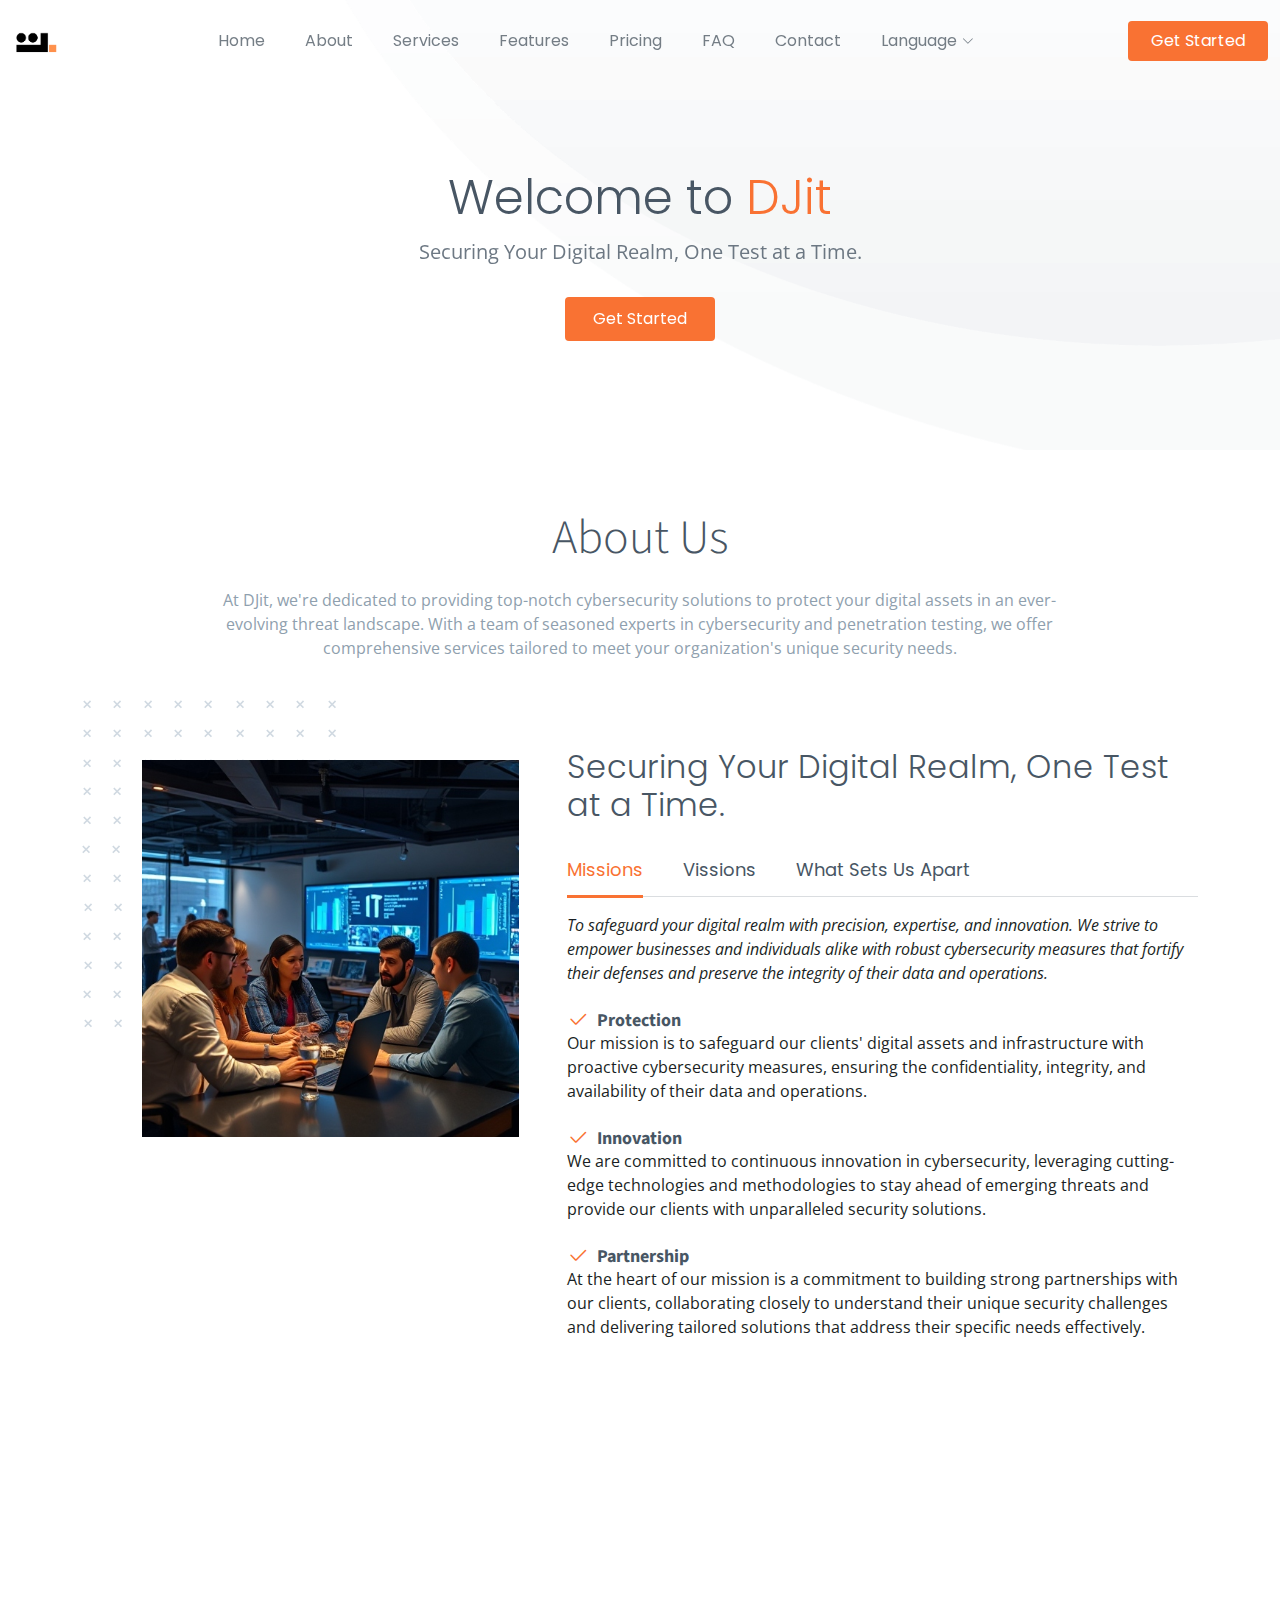
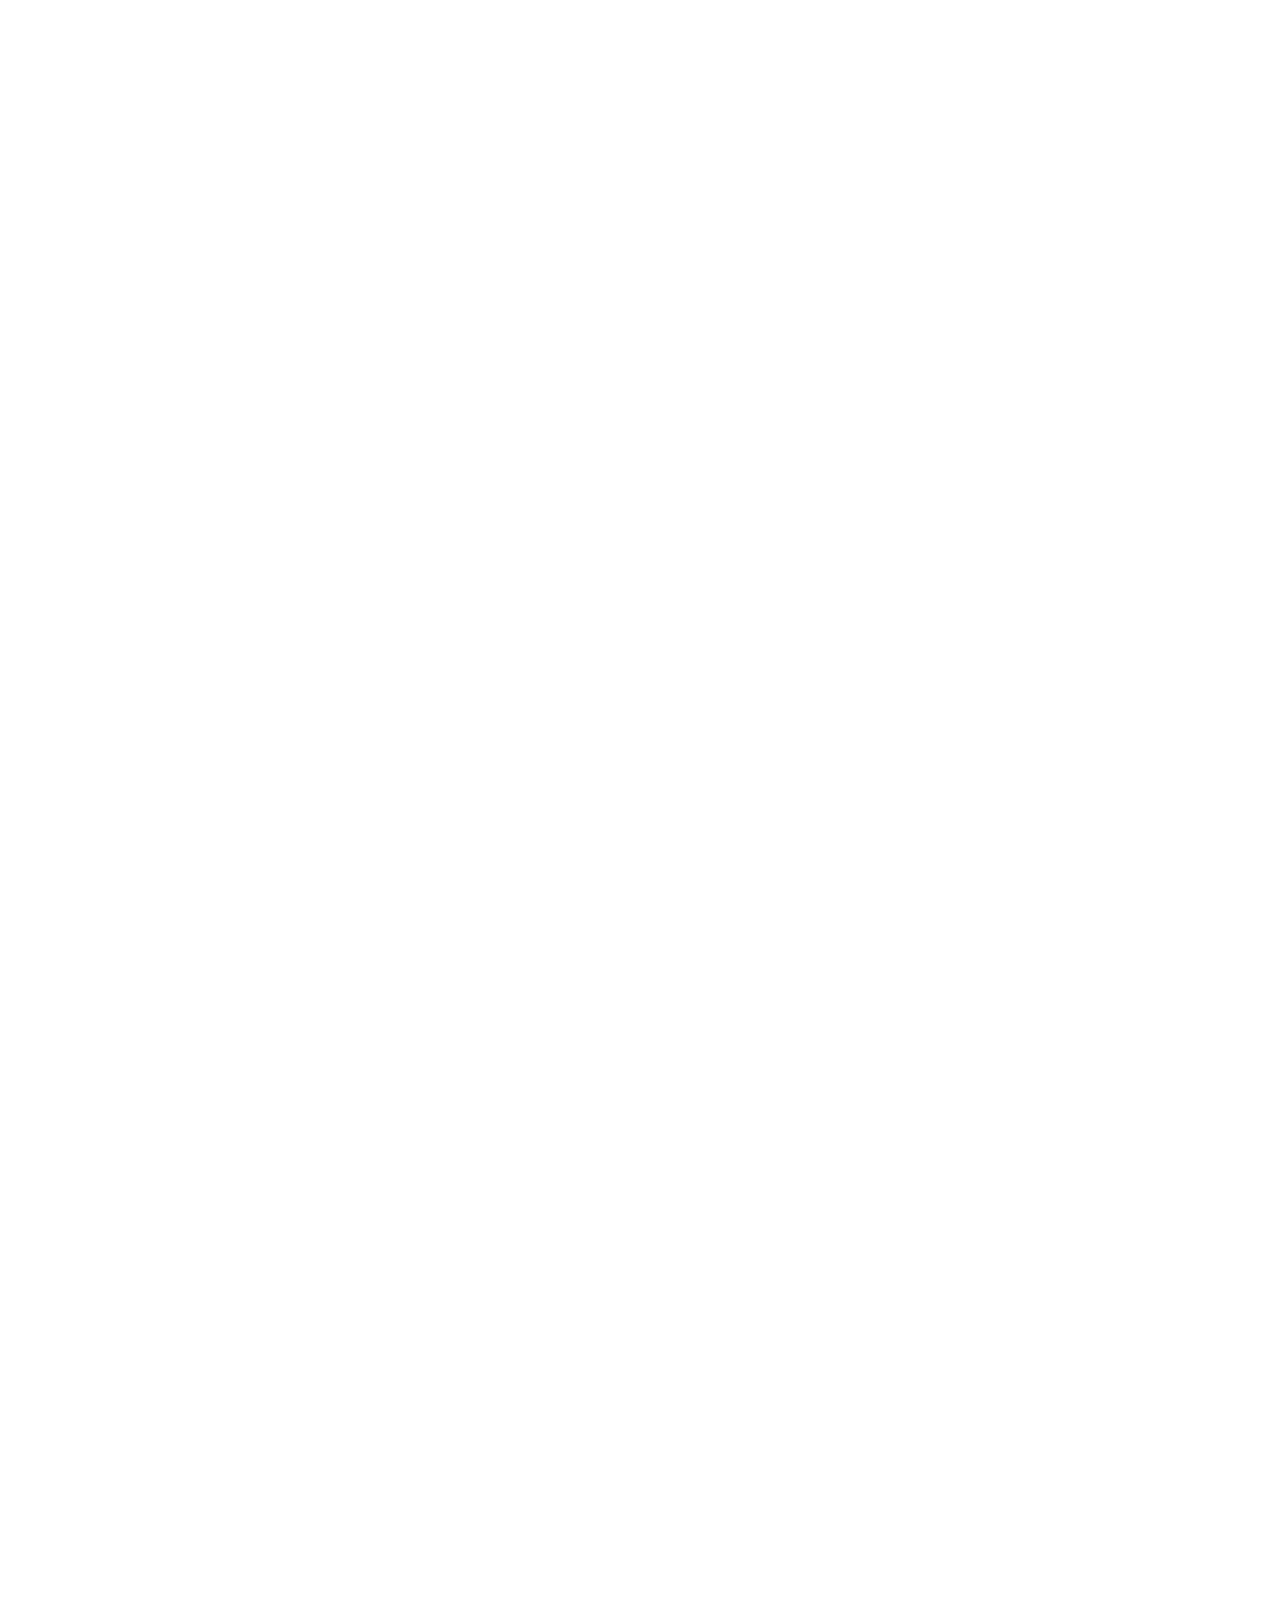
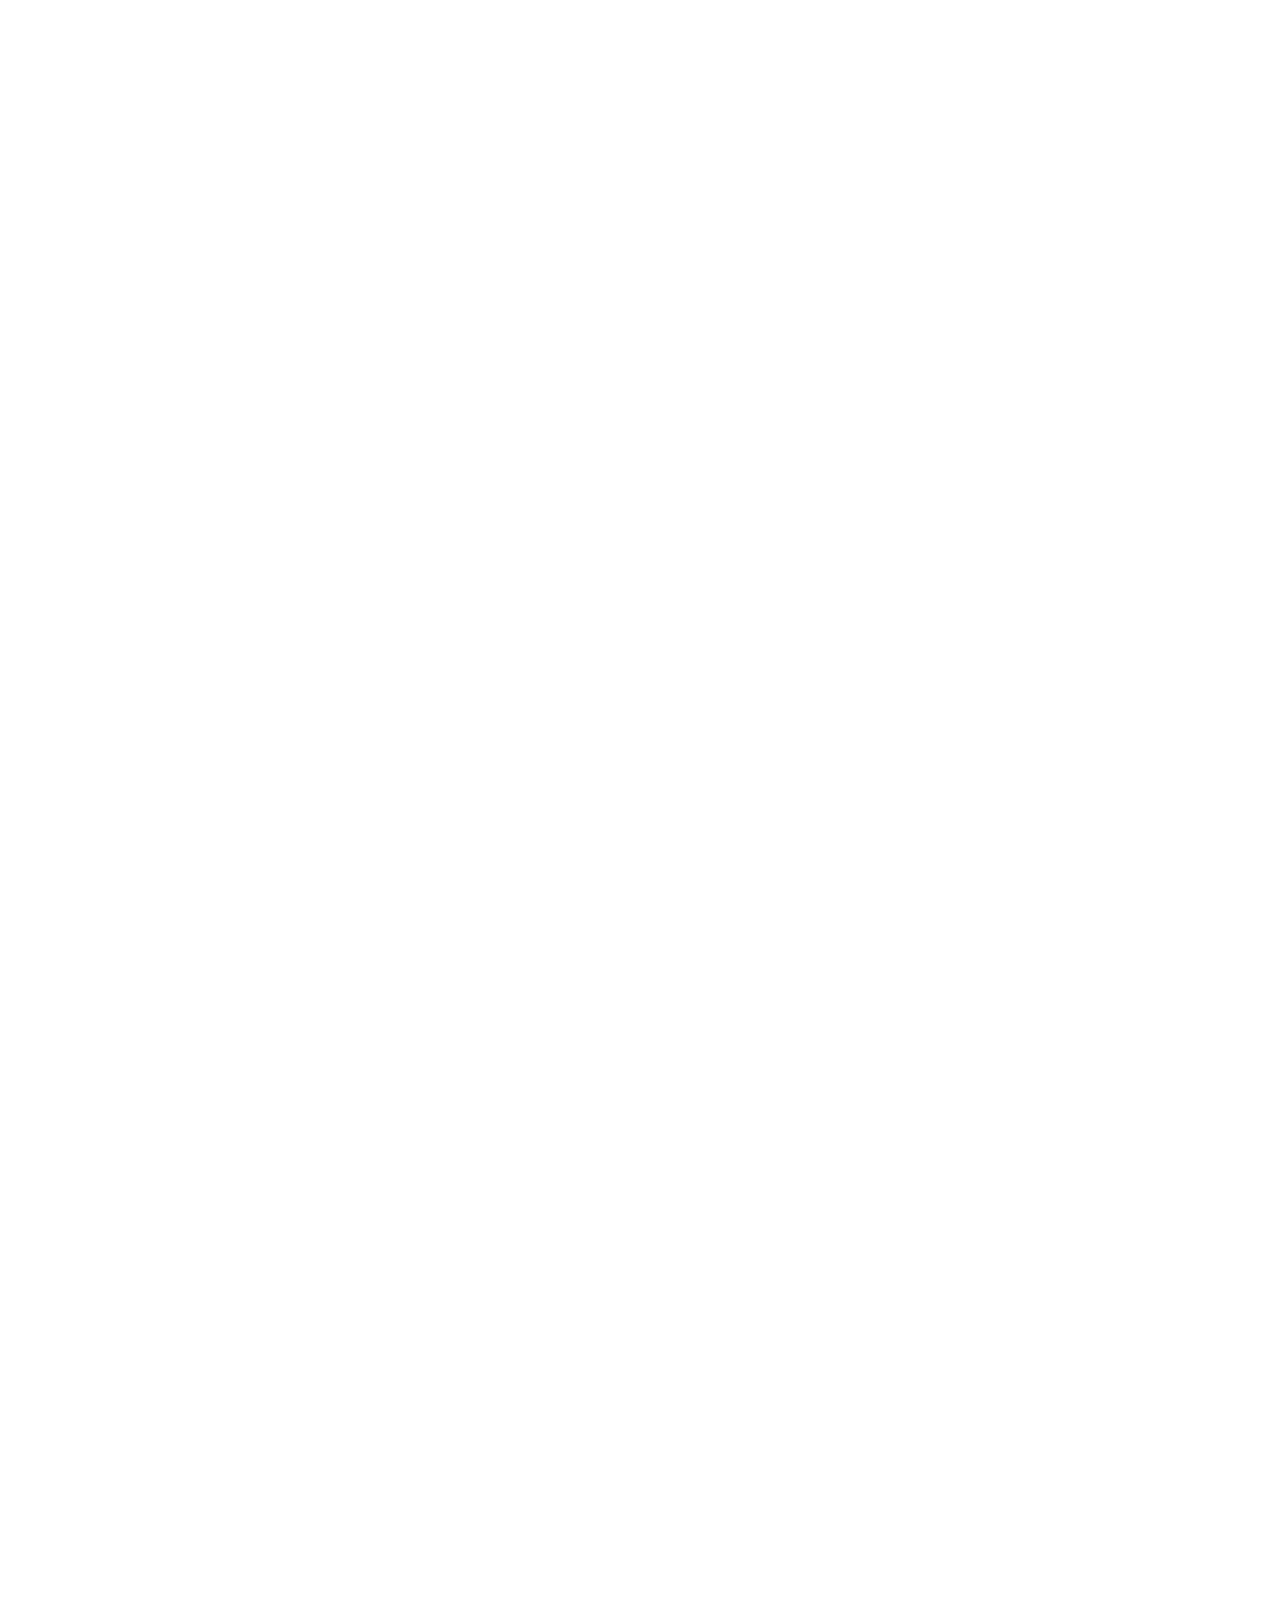
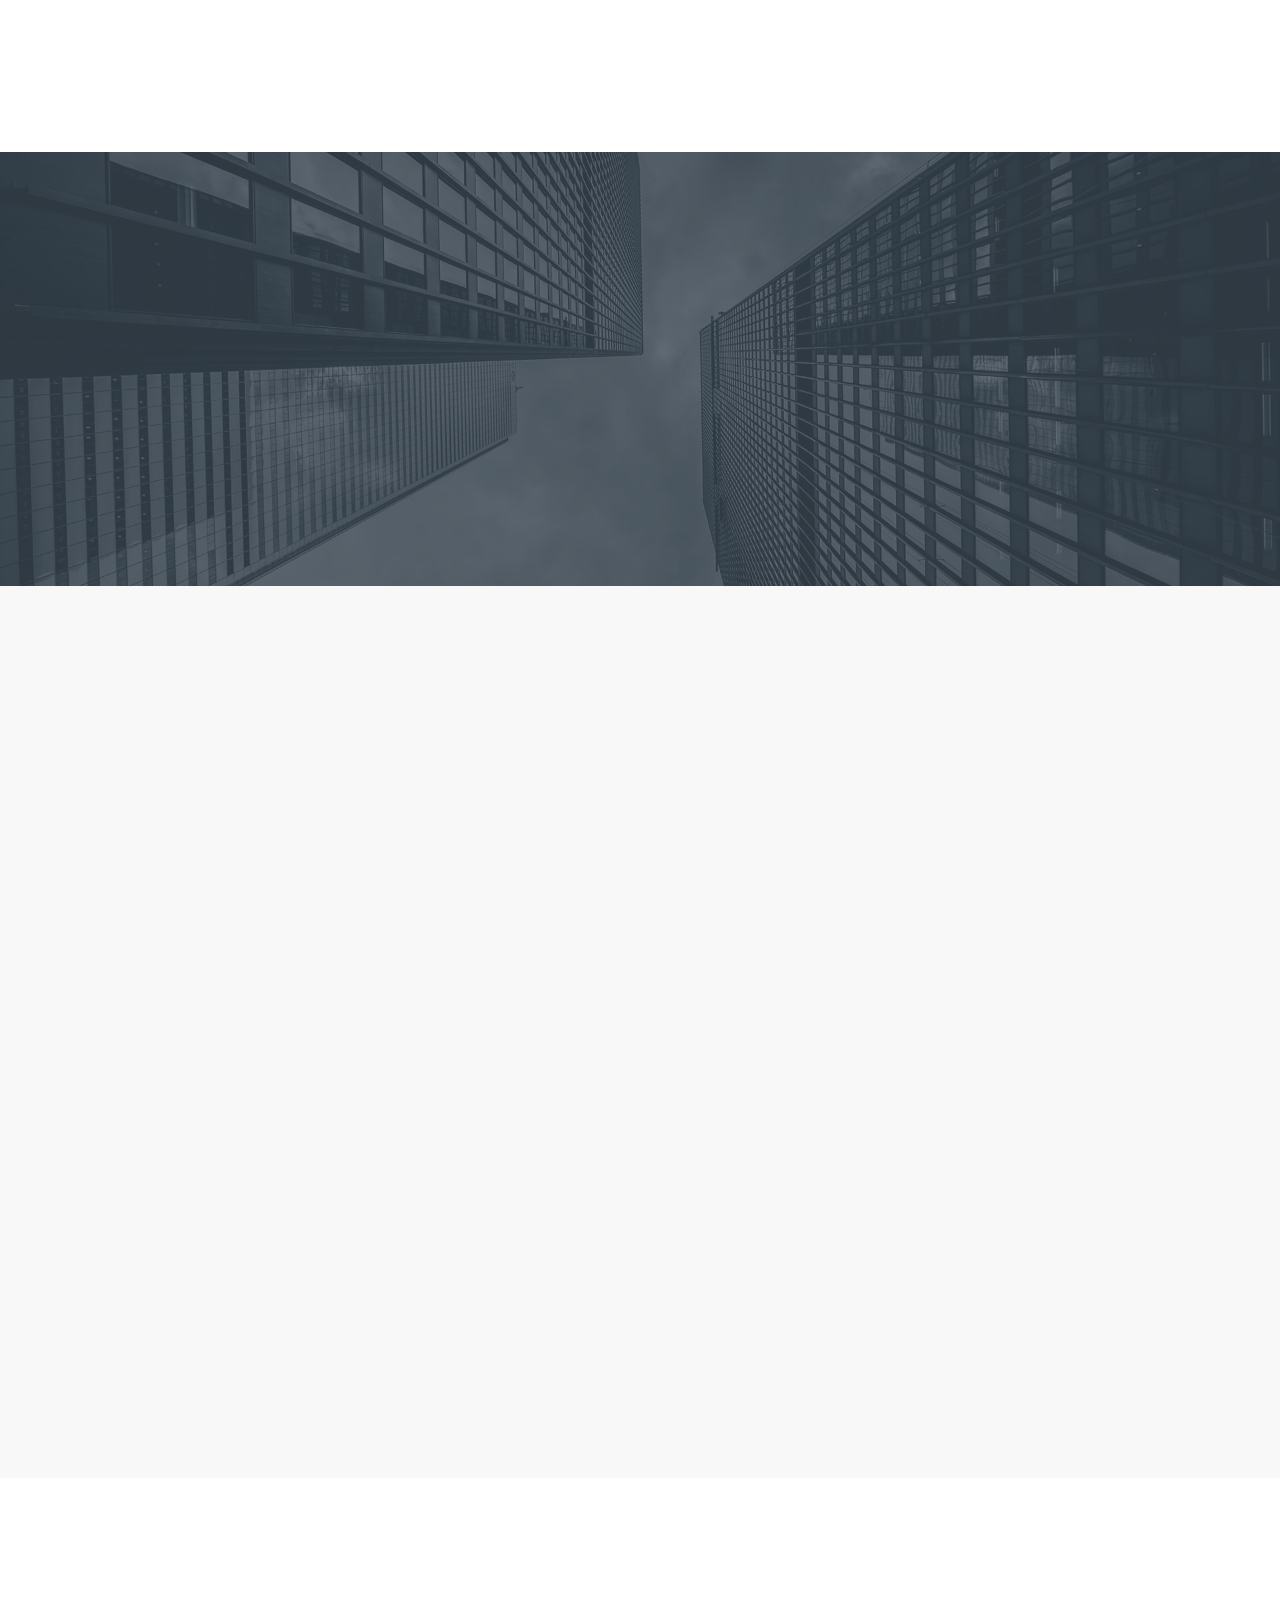
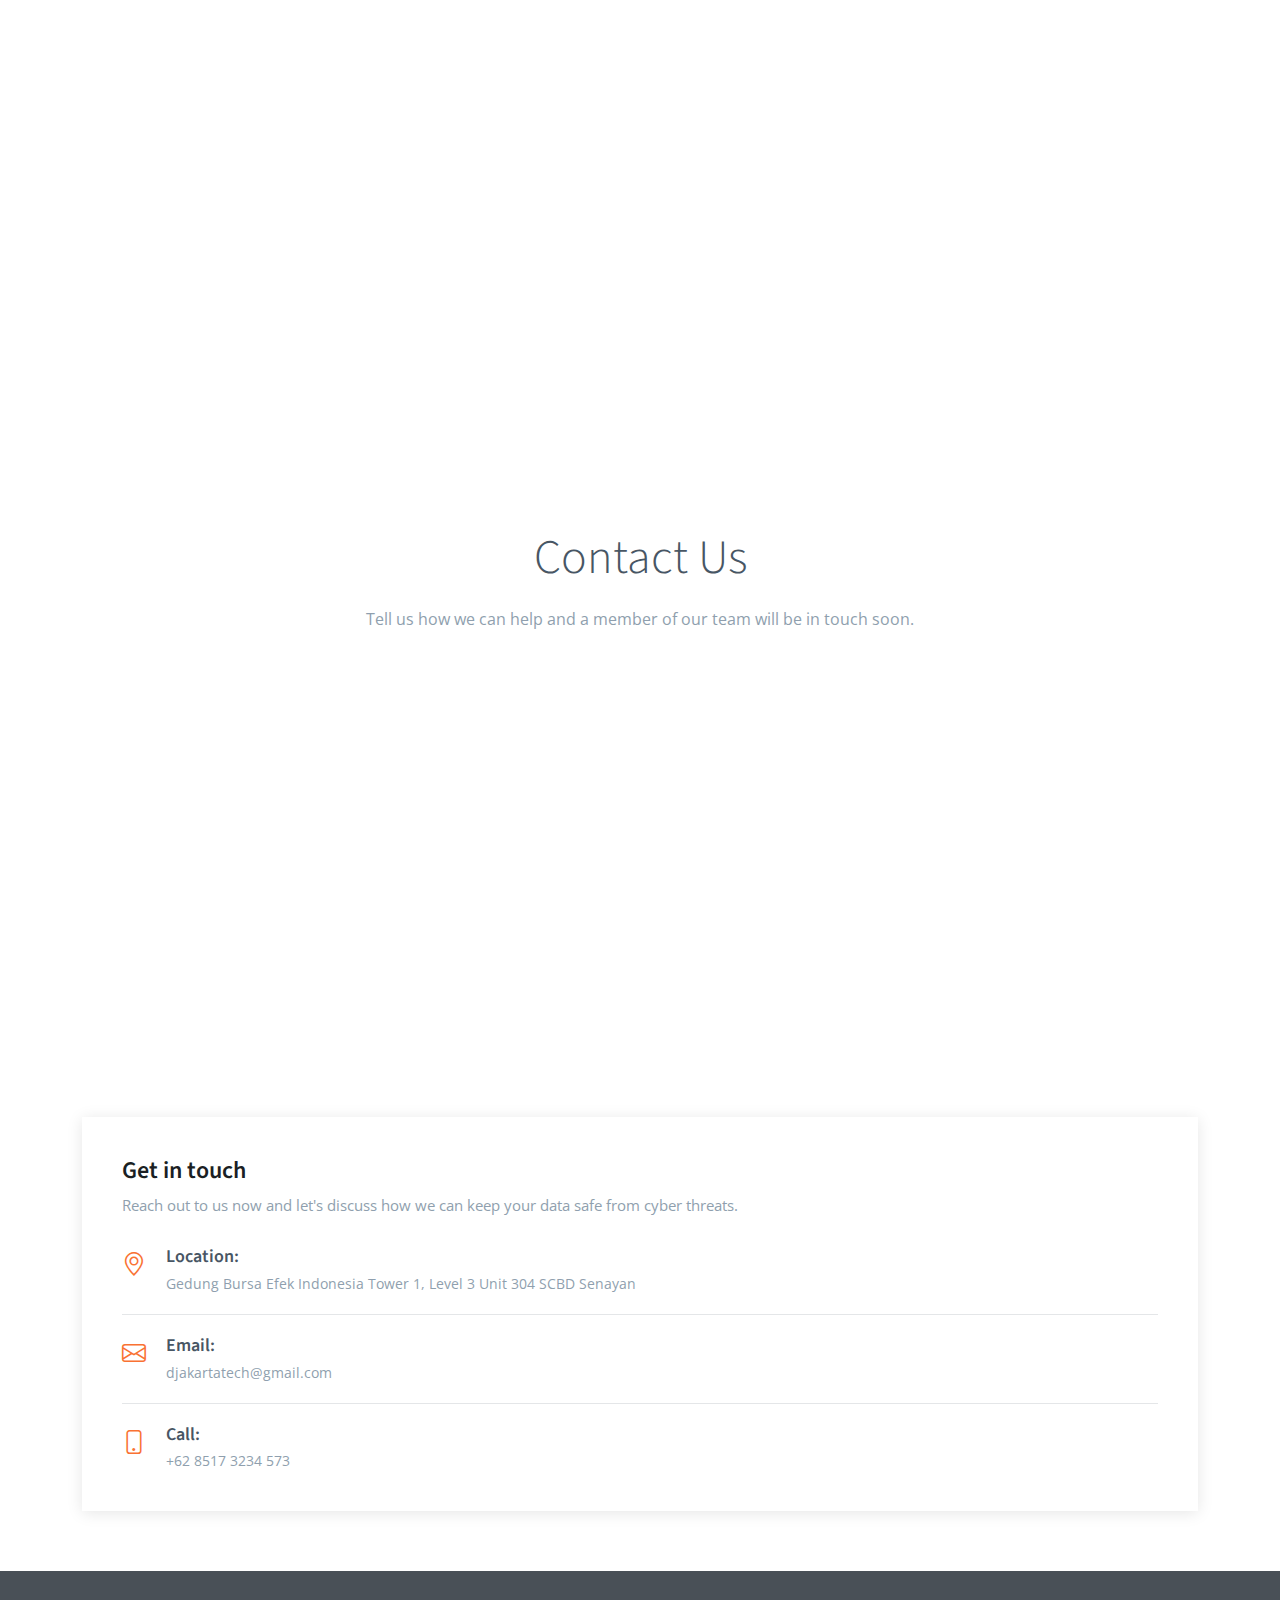
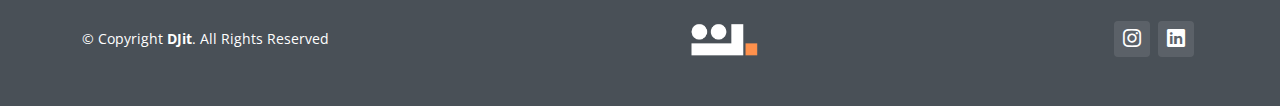
<file: index.html>
<!DOCTYPE html>
<html lang="en">

<head>
  <meta charset="utf-8">
  <meta content="width=device-width, initial-scale=1.0" name="viewport">
  <meta name="description" content="Kami menyediakan layanan penetration testing profesional untuk meningkatkan keamanan website dan aplikasi Anda yang berbasis di Jakarta , Indonesia">


  <title>Penetration Testing Terjangkau Untuk Bisnis Anda - DJit</title>
  <meta content="" name="description">
  <meta content="" name="keywords">

  <!-- Favicons -->
  <link href="assets/img/logo.png" rel="icon">
  <link href="assets/img/apple-touch-icon.png" rel="apple-touch-icon">

  <!-- Google Fonts -->
  <link rel="preconnect" href="https://fonts.googleapis.com">
  <link rel="preconnect" href="https://fonts.gstatic.com" crossorigin>
  <link href="https://fonts.googleapis.com/css2?family=Open+Sans:ital,wght@0,300;0,400;0,500;0,600;0,700;1,300;1,400;1,500;1,600;1,700&family=Poppins:ital,wght@0,300;0,400;0,500;0,600;0,700;1,300;1,400;1,500;1,600;1,700&family=Source+Sans+Pro:ital,wght@0,300;0,400;0,600;0,700;1,300;1,400;1,600;1,700&display=swap" rel="stylesheet">

  <!-- Vendor CSS Files -->
  <link href="assets/vendor/bootstrap/css/bootstrap.min.css" rel="stylesheet">
  <link href="assets/vendor/bootstrap-icons/bootstrap-icons.css" rel="stylesheet">
  <link href="assets/vendor/aos/aos.css" rel="stylesheet">
  <link href="assets/vendor/glightbox/css/glightbox.min.css" rel="stylesheet">
  <link href="assets/vendor/swiper/swiper-bundle.min.css" rel="stylesheet">


  <!-- Variables CSS Files. Uncomment your preferred color scheme -->
  <!-- <link href="assets/css/variables.css" rel="stylesheet"> -->
  <!-- <link href="assets/css/variables-blue.css" rel="stylesheet"> -->
  <!-- <link href="assets/css/variables-green.css" rel="stylesheet"> -->
  <link href="assets/css/variables-orange.css" rel="stylesheet">
  <!-- <link href="assets/css/variables-purple.css" rel="stylesheet"> -->
  <!-- <link href="assets/css/variables-red.css" rel="stylesheet"> -->
  <!-- <link href="assets/css/variables-pink.css" rel="stylesheet"> -->

  <!-- Template Main CSS File -->
  <link href="assets/css/main.css" rel="stylesheet">

  <!-- =======================================================
  * Template Name: HeroBiz
  * Updated: Mar 13 2024 with Bootstrap v5.3.3
  * Template URL: https://bootstrapmade.com/herobiz-bootstrap-business-template/
  * Author: BootstrapMade.com
  * License: https://bootstrapmade.com/license/
  ======================================================== -->
</head>

<body>

  <!-- ======= Header ======= -->
  <header id="header" class="header fixed-top" data-scrollto-offset="0">
    <div class="container-fluid d-flex align-items-center justify-content-between">

      <a href="index.html" class="logo d-flex align-items-center scrollto me-auto me-lg-0">
        <!-- Uncomment the line below if you also wish to use an image logo -->
        <img src="assets/img/logo.png" alt="djit">
        <!-- <h1>HeroBiz<span>.</span></h1> -->
      </a>

      <nav id="navbar" class="navbar">
        <ul>

          <!-- <li class="dropdown"><a href="#"><span>Home</span> <i class="bi bi-chevron-down dropdown-indicator"></i></a>
            <ul>
              <li><a href="index.html" class="active">Home 1 - index.html</a></li>
              <li><a href="index-2.html">Home 2 - index-2.html</a></li>
              <li><a href="index-3.html">Home 3 - index-3.html</a></li>
              <li><a href="index-4.html">Home 4 - index-4.html</a></li>
            </ul>
          </li> -->
          <li><a class="nav-link scrollto" href="#">Home</a></li>
          <li><a class="nav-link scrollto" href="index.html#about">About</a></li>
          <li><a class="nav-link scrollto" href="index.html#features">Services</a></li>
          <li><a class="nav-link scrollto" href="index.html#services">Features</a></li>
          <li><a class="nav-link scrollto" href="index.html#pricing">Pricing</a></li>
          <li><a class="nav-link scrollto" href="index.html#faq">FAQ</a></li>
          <!-- <li><a href="blog.html">Blog</a></li> -->
          
          <li><a class="nav-link scrollto" href="index.html#contact">Contact</a></li>
          <li class="dropdown"><a href="#"><span>Language</span> <i class="bi bi-chevron-down dropdown-indicator"></i></a>
            <ul>
              <li><a href="index.html">English</a> <i class="fi fi-gb"></i></li>
              <li><a href="index_id.html">Indonesia</a> <i class="fi fi-gb"></i></li>
              <!-- <li class="dropdown"><a href="#"><span>Deep Drop Down</span> <i class="bi bi-chevron-down dropdown-indicator"></i></a>
                <ul>
                  <li><a href="#">Deep Drop Down 1</a></li>
                  <li><a href="#">Deep Drop Down 2</a></li>
                  <li><a href="#">Deep Drop Down 3</a></li>
                  <li><a href="#">Deep Drop Down 4</a></li>
                  <li><a href="#">Deep Drop Down 5</a></li>
                </ul>
              </li>
              <li><a href="#">Drop Down 2</a></li>
              <li><a href="#">Drop Down 3</a></li>
              <li><a href="#">Drop Down 4</a></li> -->
            </ul>
          </li>
        </ul>
        <i class="bi bi-list mobile-nav-toggle d-none"></i>
      </nav>
      <!-- .navbar -->

      <a class="btn-getstarted scrollto" href="index.html#about">Get Started</a>

    </div>
  </header><!-- End Header -->

  <section id="hero-animated" class="hero-animated d-flex align-items-center">
    <div class="container d-flex flex-column justify-content-center align-items-center text-center position-relative" data-aos="zoom-out">
      <!-- <img src="assets/img/hero1.png" class="img-fluid animated"> -->
      <h2>Welcome to <span>DJit</span></h2>
      <p>Securing Your Digital Realm, One Test at a Time.</p>
      <div class="d-flex">
        <a href="#about" class="btn-get-started scrollto">Get Started</a>
      </div>
    </div>
  </section>

  <main id="main">


    <!-- ======= About Section ======= -->
    <section id="about" class="about">
      <div class="container" data-aos="fade-up">

        <div class="section-header">
          <h2>About Us</h2>
          <p>At DJit, we're dedicated to providing top-notch cybersecurity solutions to protect your digital assets in an ever-evolving threat landscape. With a team of seasoned experts in cybersecurity and penetration testing, we offer comprehensive services tailored to meet your organization's unique security needs.</p>
        </div>

        <div class="row g-4 g-lg-5" data-aos="fade-up" data-aos-delay="200">

          <div class="col-lg-5">
            <div class="about-img">
              <img src="assets/img/1.png" class="img-fluid" alt="">
            </div>
          </div>

          <div class="col-lg-7">
            <h3 class="pt-0 pt-lg-5">Securing Your Digital Realm, One Test at a Time.</h3>

            <!-- Tabs -->
            <ul class="nav nav-pills mb-3">
              <li><a class="nav-link active" data-bs-toggle="pill" href="#tab1">Missions</a></li>
              <li><a class="nav-link" data-bs-toggle="pill" href="#tab2">Vissions</a></li>
              <li><a class="nav-link" data-bs-toggle="pill" href="#tab3">What Sets Us Apart</a></li>
            </ul><!-- End Tabs -->

            <!-- Tab Content -->
            <div class="tab-content">

              <div class="tab-pane fade show active" id="tab1">

                <p class="fst-italic">To safeguard your digital realm with precision, expertise, and innovation. We strive to empower businesses and individuals alike with robust cybersecurity measures that fortify their defenses and preserve the integrity of their data and operations.</p>

                <div class="d-flex align-items-center mt-4">
                  <i class="bi bi-check2"></i>
                  <h4>Protection</h4>
                </div>
                <p>Our mission is to safeguard our clients' digital assets and infrastructure with proactive cybersecurity measures, ensuring the confidentiality, integrity, and availability of their data and operations.</p>

                <div class="d-flex align-items-center mt-4">
                  <i class="bi bi-check2"></i>
                  <h4>Innovation</h4>
                </div>
                <p>We are committed to continuous innovation in cybersecurity, leveraging cutting-edge technologies and methodologies to stay ahead of emerging threats and provide our clients with unparalleled security solutions.</p>

                <div class="d-flex align-items-center mt-4">
                  <i class="bi bi-check2"></i>
                  <h4>Partnership</h4>
                </div>
                <p>At the heart of our mission is a commitment to building strong partnerships with our clients, collaborating closely to understand their unique security challenges and delivering tailored solutions that address their specific needs effectively.</p>

              </div><!-- End Tab 1 Content -->

              <div class="tab-pane fade show" id="tab2">

                <p class="fst-italic">To create a safer digital world where individuals and businesses can thrive without fear of cyber threats. We envision a future where robust cybersecurity measures are the norm, empowering organizations to innovate and grow securely in the digital age.</p>

                <div class="d-flex align-items-center mt-4">
                  <i class="bi bi-check2"></i>
                  <h4>Innovation</h4>
                </div>
                <p> We envision a future where innovative cybersecurity solutions create a safer digital world, enabling organizations to embrace technological advancements without fear of cyber threats.</p>

                <div class="d-flex align-items-center mt-4">
                  <i class="bi bi-check2"></i>
                  <h4>Empowerment</h4>
                </div>
                <p>Our vision is to empower individuals and businesses alike with the knowledge, tools, and resources they need to navigate the digital landscape confidently, fostering a culture of cybersecurity awareness and resilience.</p>

                <div class="d-flex align-items-center mt-4">
                  <i class="bi bi-check2"></i>
                  <h4>Global Impact</h4>
                </div>
                <p>We aspire to make a positive global impact by pioneering cybersecurity initiatives that transcend borders, industries, and sectors, ultimately contributing to a more secure and interconnected digital ecosystem.</p>

              </div><!-- End Tab 2 Content -->

              <div class="tab-pane fade show" id="tab3">

                <p class="fst-italic">At DJit, we differentiate ourselves through our unwavering commitment to excellence and customer satisfaction. Here's what makes us stand out:</p>

                <div class="d-flex align-items-center mt-4">
                  <i class="bi bi-check2"></i>
                  <h4>Expertise</h4>
                </div>
                <p>Our team comprises highly skilled professionals with extensive experience in cybersecurity and penetration testing. We leverage our expertise to deliver unparalleled solutions that address your security challenges effectively.</p>

                <div class="d-flex align-items-center mt-4">
                  <i class="bi bi-check2"></i>
                  <h4>Tailored Solutions</h4>
                </div>
                <p>We understand that every organization has unique security requirements. That's why we offer customized solutions tailored to your specific needs, ensuring maximum protection and peace of mind.</p>

                <div class="d-flex align-items-center mt-4">
                  <i class="bi bi-check2"></i>
                  <h4>Continuous Improvement</h4>
                </div>
                <p>Cyber threats are constantly evolving, and so are we. We stay abreast of the latest trends and technologies in cybersecurity, continuously improving our methodologies and tools to stay ahead of emerging threats.</p>

              </div><!-- End Tab 3 Content -->

            </div>

          </div>

        </div>

      </div>
    </section><!-- End About Section -->

    <!-- ======= Clients Section ======= -->
    <section id="clients" class="clients">
      <div class="container" data-aos="zoom-out">

        <div class="clients-slider swiper">
          <div class="swiper-wrapper align-items-center">
            <div class="swiper-slide"><img src="assets/img/clients/waskita.png" class="img-fluid" alt=""></div>
            <!-- <div class="swiper-slide"><img src="assets/img/clients/bca.png" class="img-fluid" alt=""></div> -->
            <div class="swiper-slide"><img src="assets/img/clients/kcb.png" class="img-fluid" alt=""></div>
            <div class="swiper-slide"><img src="assets/img/clients/trafficom.png" class="img-fluid" alt=""></div>
            <div class="swiper-slide"><img src="assets/img/clients/westra.png" class="img-fluid" alt=""></div>
            <div class="swiper-slide"><img src="assets/img/clients/logodoku.png" class="img-fluid" alt=""></div>
            <div class="swiper-slide"><img src="assets/img/clients/MIF.jpg" class="img-fluid" alt=""></div>
            <!-- <div class="swiper-slide"><img src="assets/img/clients/client-8.png" class="img-fluid" alt=""></div> -->
          </div>
        </div>

      </div>
    </section><!-- End Clients Section -->

    <!-- ======= Featured Services Section ======= -->
    <section id="featured-services" class="featured-services">
      <div class="container">

        <div class="row gy-4">

          <div class="col-xl-3 col-md-6 d-flex" data-aos="zoom-out">
            <div class="service-item position-relative">
              <div class="icon"><i class="bi bi-display"></i></div>
              <h4><a href="#features" class="stretched-link">Monitoring</a></h4>
              <p>Real-time surveillance of your digital infrastructure to detect and respond to potential threats promptly. </p>
            </div>
          </div><!-- End Service Item -->

          <div class="col-xl-3 col-md-6 d-flex" data-aos="zoom-out" data-aos-delay="200">
            <div class="service-item position-relative">
              <div class="icon"><i class="bi bi-broadcast icon"></i></div>
              <h4><a href="#features" class="stretched-link">Network Penetration Testing</a></h4>
              <p> Evaluation of your network defenses to identify and mitigate vulnerabilities that could compromise your data.</p>
            </div>
          </div><!-- End Service Item -->

          <div class="col-xl-3 col-md-6 d-flex" data-aos="zoom-out" data-aos-delay="400">
            <div class="service-item position-relative">
              <div class="icon"><i class="bi bi-calendar4-week icon"></i></div>
              <h4><a href="#features" class="stretched-link">Web Application Penetration Testing</a></h4>
              <p> Thorough assessment of the security of your mobile apps to identify and remediate vulnerabilities. </p>
            </div>
          </div><!-- End Service Item -->

          <div class="col-xl-3 col-md-6 d-flex" data-aos="zoom-out" data-aos-delay="600">
            <div class="service-item position-relative">
              <div class="icon"><i class="bi bi-phone"></i></div>
              <h4><a href="#features" class="stretched-link">Mobile Application Penetration Testing</a></h4>
              <p>Comprehensive analysis of your web applications to uncover and address security gaps.</p>
            </div>
          </div><!-- End Service Item -->

        </div>

      </div>
    </section><!-- End Featured Services Section -->

    <!-- ======= Call To Action Section ======= -->
    <section id="cta" class="cta">
      <div class="container" data-aos="zoom-out">

        <div class="row g-5">

          <div class="col-lg-8 col-md-6 content d-flex flex-column justify-content-center order-last order-md-first">
            <h3>Contact Our Team Right <em>Now!</em></h3>
            <p> Let us know your needs — our security consultants are ready to assist you promptly and confidentially.</p>
            <a class="cta-btn align-self-start" href="https://forms.gle/asX4Z85AsFjLY94M6">Send Your Request</a>
          </div>

          <div class="col-lg-4 col-md-6 order-first order-md-last d-flex align-items-center">
            <div class="img">
              <img src="assets/img/2.png" alt="" class="img-fluid">
            </div>
          </div>

        </div>

      </div>
    </section><!-- End Call To Action Section -->

    <!-- ======= On Focus Section ======= -->
    <section id="onfocus" class="onfocus">
      <div class="container-fluid p-0" data-aos="fade-up">

        <div class="row g-0">
          <div class="col-lg-6 video-play position-relative">
            <a href="https://www.youtube.com/watch?v=LXb3EKWsInQ" class="glightbox play-btn"></a>
          </div>
          <div class="col-lg-6">
            <div class="content d-flex flex-column justify-content-center h-100">
              <h3>Why Us?</h3>
              <p class="fst-italic">Unlock the full potential of your digital security with our penetration testing services, ensuring your systems are fortified against cyber threats and your data remains impenetrable.</p>
              <ul>
                <li><i class="bi bi-check-circle"></i> Budget-friendly prices</li>
                <li><i class="bi bi-check-circle"></i> Post-Simulation Services</li>
                <li><i class="bi bi-check-circle"></i> Well Documented</li>
              </ul>
              <a href="#pricing" class="read-more align-self-start"><span>View Packages</span><i class="bi bi-arrow-right"></i></a>
            </div>
          </div>
        </div>

      </div>
    </section><!-- End On Focus Section -->

    <!-- ======= Features Section ======= -->
    <section id="features" class="features">
      <div class="container" data-aos="fade-up">

        <ul class="nav nav-tabs row gy-4 d-flex container-fluid d-flex align-items-center justify-content-center">

          <li class="nav-item col-6 col-md-4 col-lg-2">
            <a class="nav-link active show" data-bs-toggle="tab" data-bs-target="#tab-1">
              <i class="bi bi-display color-cyan"></i>
              <h4 class="text-center">Monitoring</h4>
            </a>
          </li><!-- End Tab 1 Nav -->
          
          <li class="nav-item col-6 col-md-4 col-lg-2">
            <a class="nav-link" data-bs-toggle="tab" data-bs-target="#tab-4">
              <i class="bi bi-broadcast color-red"></i>
              <h4 class="text-center">Network Pentest</h4>
            </a>
          </li><!-- End Tab 4 Nav -->

          <li class="nav-item col-6 col-md-4 col-lg-2">
            <a class="nav-link" data-bs-toggle="tab" data-bs-target="#tab-3">
              <i class="bi bi-calendar4-week color-teal"></i>
              <h4 class="text-center">Website Pentest</h4>
            </a>
          </li><!-- End Tab 3 Nav -->

          <li class="nav-item col-6 col-md-4 col-lg-2">
            <a class="nav-link" data-bs-toggle="tab" data-bs-target="#tab-2">
              <i class="bi bi-phone color-indigo"></i>
              <h4 class="text-center">Mobile Pentest</h4>
            </a>
          </li><!-- End Tab 2 Nav -->

        </ul>

        <div class="tab-content">

          <div class="tab-pane active show" id="tab-1">
            <div class="row gy-4">
              <div class="col-lg-8 order-2 order-lg-1" data-aos="fade-up" data-aos-delay="100">
                <h3>Monitoring</h3>
                <p class="fst-italic">
                  Real-time surveillance of your digital infrastructure to detect and respond to potential threats promptly.
                </p>
                <ul>
                  <li><i class="bi bi-check-circle-fill"></i> Deployment of advanced monitoring tools and technologies to gather data on network traffic, system activities, and application behaviors.</li>
                  <li><i class="bi bi-check-circle-fill"></i> Analysis of collected data to identify patterns, trends, and anomalies indicative of security incidents or potential breaches.</li>
                  <li><i class="bi bi-check-circle-fill"></i> Proactive alerting and notification of security events, enabling swift response and mitigation to minimize damage and downtime.</li>
                  <li><i class="bi bi-check-circle-fill"></i> Regular review and analysis of monitoring data to identify areas for improvement and enhance the effectiveness of security measures over time.</li>
                </ul>
                <p>
                  Our monitoring service involves real-time surveillance and analysis of your digital infrastructure, including networks, systems, and applications. 
                  Through continuous monitoring, we detect and respond to security incidents, anomalies, and potential threats promptly, minimizing the impact of cyber attacks and ensuring the uninterrupted operation of your business.
                </p>
              </div>
              <div class="col-lg-4 order-1 order-lg-2 text-center" data-aos="fade-up" data-aos-delay="200">
                <img src="assets/img/features-1.svg" alt="" class="img-fluid">
              </div>
            </div>
          </div><!-- End Tab Content 1 -->

          <div class="tab-pane" id="tab-2">
            <div class="row gy-4">
              <div class="col-lg-8 order-2 order-lg-1">
                <h3>Mobile Pentest</h3>
                <p class="fst-italic">
                  Comprehensive analysis of your web applications to uncover and address security gaps.
                </p>
                <ul>
                  <li><i class="bi bi-check-circle-fill"></i> Assessment of the mobile app's architecture, code, and configurations to identify potential security vulnerabilities, such as insecure data storage, weak authentication mechanisms, and inadequate encryption.</li>
                  <li><i class="bi bi-check-circle-fill"></i> Execution of penetration testing techniques, including static and dynamic analysis, reverse engineering, and code review, to identify exploitable vulnerabilities and attack vectors.</li>
                  <li><i class="bi bi-check-circle-fill"></i> Evaluation of the mobile app's resistance to common attack techniques, such as injection attacks, broken authentication, and insecure data transmission.</li>
                  <li><i class="bi bi-check-circle-fill"></i> Generation of a comprehensive report detailing identified vulnerabilities, risk ratings, and remediation recommendations to help prioritize and address security issues effectively.</li>
                </ul>
                <p>
                  Our mobile application penetration testing service assesses the security posture of your mobile apps to identify and remediate vulnerabilities that could compromise sensitive data or lead to unauthorized access. 
                  Through a combination of manual testing and automated tools, we simulate real-world attack scenarios to uncover weaknesses and provide actionable recommendations for enhancing the security of your mobile applications.
                </p>
              </div>
              
              <div class="col-lg-4 order-1 order-lg-2 text-center">
                <img src="assets/img/features-2.svg" alt="" class="img-fluid">
              </div>
            </div>
          </div><!-- End Tab Content 2 -->

          <div class="tab-pane" id="tab-3">
            <div class="row gy-4">
              <div class="col-lg-8 order-2 order-lg-1">
                <h3>Website Pentest</h3>
                <p class="fst-italic">
                  Thorough assessment of the security of your mobile apps to identify and remediate vulnerabilities.
                </p>
                <ul>
                  <li><i class="bi bi-check-circle-fill"></i> Identification and analysis of web application components, including input fields, forms, and APIs, to identify potential security vulnerabilities, such as injection flaws, cross-site scripting (XSS), and authentication bypass.</li>
                  <li><i class="bi bi-check-circle-fill"></i> Execution of automated vulnerability scans to identify common security issues, such as misconfigurations, outdated software versions, and known vulnerabilities.</li>
                  <li><i class="bi bi-check-circle-fill"></i> Manual testing of critical functionalities and business logic to identify complex vulnerabilities that may not be detected by automated tools.</li>
                  <li><i class="bi bi-check-circle-fill"></i> Generation of a detailed report outlining identified vulnerabilities, risk ratings, and remediation recommendations, along with practical guidance for addressing security issues and improving the overall security posture of your web applications.</li>
                </ul>
                <p class="fst-italic">
                  Our website application penetration testing service examines the security of your web applications and websites to identify vulnerabilities that could be exploited by attackers to compromise sensitive data or gain unauthorized access. 
                  Through a combination of automated scanning and manual testing techniques, we assess the security posture of your web applications, including input validation, authentication mechanisms, and session management, and provide actionable recommendations for improving security.
                </p>
              </div>
              <div class="col-lg-4 order-1 order-lg-2 text-center">
                <img src="assets/img/features-3.svg" alt="" class="img-fluid">
              </div>
            </div>
          </div><!-- End Tab Content 3 -->

          <div class="tab-pane" id="tab-4">
            <div class="row gy-4">
              <div class="col-lg-8 order-2 order-lg-1">
                <h3>Network Pentest</h3>
                <p class="fst-italic">
                  Evaluation of your network defenses to identify and mitigate vulnerabilities that could compromise your data.
                </p>
                <ul>
                  <li><i class="bi bi-check-circle-fill"></i> Enumeration of network assets and services to identify potential entry points and attack surfaces.</li>
                  <li><i class="bi bi-check-circle-fill"></i> Vulnerability scanning and assessment of network devices, operating systems, and applications to identify known vulnerabilities and misconfigurations.</li>
                  <li><i class="bi bi-check-circle-fill"></i> Exploitation of identified vulnerabilities to assess the impact of potential attacks and determine the effectiveness of existing security controls.</li>
                  <li><i class="bi bi-check-circle-fill"></i> Documentation of findings, including identified vulnerabilities, risk ratings, and remediation recommendations, to assist in prioritizing and addressing security issues.</li>
                </ul>
                <p>
                  Our network penetration testing service evaluates the effectiveness of your network defenses by simulating real-world cyber attacks and identifying vulnerabilities that could be exploited by malicious actors. 
                  Through comprehensive testing and analysis, we assess the security posture of your network infrastructure, including routers, switches, firewalls, and servers, and provide actionable recommendations for strengthening your defenses and mitigating risks.
                </p>
              </div>
              <div class="col-lg-4 order-1 order-lg-2 text-center">
                <img src="assets/img/features-4.svg" alt="" class="img-fluid">
              </div>
            </div>
          </div><!-- End Tab Content 4 -->

          <div class="tab-pane" id="tab-5">
            <div class="row gy-4">
              <div class="col-lg-8 order-2 order-lg-1">
                <h3>Adipiscing</h3>
                <p>
                  Ullamco laboris nisi ut aliquip ex ea commodo consequat. Duis aute irure dolor in reprehenderit in voluptate
                  velit esse cillum dolore eu fugiat nulla pariatur. Excepteur sint occaecat cupidatat non proident, sunt in
                  culpa qui officia deserunt mollit anim id est laborum
                </p>
                <p class="fst-italic">
                  Lorem ipsum dolor sit amet, consectetur adipiscing elit, sed do eiusmod tempor incididunt ut labore et dolore
                  magna aliqua.
                </p>
                <ul>
                  <li><i class="bi bi-check-circle-fill"></i> Ullamco laboris nisi ut aliquip ex ea commodo consequat.</li>
                  <li><i class="bi bi-check-circle-fill"></i> Duis aute irure dolor in reprehenderit in voluptate velit.</li>
                  <li><i class="bi bi-check-circle-fill"></i> Ullamco laboris nisi ut aliquip ex ea commodo consequat. Duis aute irure dolor in reprehenderit in voluptate trideta storacalaperda mastiro dolore eu fugiat nulla pariatur.</li>
                </ul>
              </div>
              <div class="col-lg-4 order-1 order-lg-2 text-center">
                <img src="assets/img/features-5.svg" alt="" class="img-fluid">
              </div>
            </div>
          </div><!-- End Tab Content 5 -->

          <div class="tab-pane" id="tab-6">
            <div class="row gy-4">
              <div class="col-lg-8 order-2 order-lg-1">
                <h3>Reprehit</h3>
                <p>
                  Ullamco laboris nisi ut aliquip ex ea commodo consequat. Duis aute irure dolor in reprehenderit in voluptate
                  velit esse cillum dolore eu fugiat nulla pariatur. Excepteur sint occaecat cupidatat non proident, sunt in
                  culpa qui officia deserunt mollit anim id est laborum
                </p>
                <p class="fst-italic">
                  Lorem ipsum dolor sit amet, consectetur adipiscing elit, sed do eiusmod tempor incididunt ut labore et dolore
                  magna aliqua.
                </p>
                <ul>
                  <li><i class="bi bi-check-circle-fill"></i> Ullamco laboris nisi ut aliquip ex ea commodo consequat.</li>
                  <li><i class="bi bi-check-circle-fill"></i> Duis aute irure dolor in reprehenderit in voluptate velit.</li>
                  <li><i class="bi bi-check-circle-fill"></i> Ullamco laboris nisi ut aliquip ex ea commodo consequat. Duis aute irure dolor in reprehenderit in voluptate trideta storacalaperda mastiro dolore eu fugiat nulla pariatur.</li>
                </ul>
              </div>
              <div class="col-lg-4 order-1 order-lg-2 text-center">
                <img src="assets/img/features-6.svg" alt="" class="img-fluid">
              </div>
            </div>
          </div><!-- End Tab Content 6 -->

        </div>

      </div>
    </section><!-- End Features Section -->

    <!-- ======= Services Section ======= -->
    <section id="services" class="services">
      <div class="container" data-aos="fade-up">

        <div class="section-header">
          <h2>Protect Your Business</h2>
          <p>Meet regulatory requirements and industry standards by conducting regular penetration testing, demonstrating your commitment to data security and compliance.</p>
        </div>

        <div class="row gy-5">

          <div class="col-xl-4 col-md-6" data-aos="zoom-in" data-aos-delay="200">
            <div class="service-item">
              <div class="img">
                <img src="assets/img/services-1.jpg" class="img-fluid" alt="">
              </div>
              <div class="details position-relative">
                <div class="icon">
                  <i class="bi bi-broadcast"></i>
                </div>
                <a href="#" class="stretched-link">
                  <h3>Wide Coverage</h3>
                </a>
                <p>Perform stress testing of a number of security processes including data storage, access control policies, authentication mechanisms, and logging procedures.</p>
              </div>
            </div>
          </div><!-- End Service Item -->

          <div class="col-xl-4 col-md-6" data-aos="zoom-in" data-aos-delay="300">
            <div class="service-item">
              <div class="img">
                <img src="assets/img/services-2.jpg" class="img-fluid" alt="">
              </div>
              <div class="details position-relative">
                <div class="icon">
                  <i class="bi bi-sticky"></i>
                </div>
                <a href="#" class="stretched-link">
                  <h3>Post-Simulation Services</h3>
                </a>
                <p>Remain actively engaged with clients after a simulated attack to ensure that mitigation measures are successfully implemented.</p>
              </div>
            </div>
          </div><!-- End Service Item -->

          <div class="col-xl-4 col-md-6" data-aos="zoom-in" data-aos-delay="400">
            <div class="service-item">
              <div class="img">
                <img src="assets/img/services-3.jpg" class="img-fluid" alt="">
              </div>
              <div class="details position-relative">
                <div class="icon">
                  <i class="bi bi-houses"></i>
                </div>
                <a href="#" class="stretched-link">
                  <h3>Best Practices in the Industry</h3>
                </a>
                <p>Implement penetration testing methods approved by CREST that combine black box and white box approaches.</p>
              </div>
            </div>
          </div><!-- End Service Item -->

          <div class="col-xl-4 col-md-6" data-aos="zoom-in" data-aos-delay="500">
            <div class="service-item">
              <div class="img">
                <img src="assets/img/services-4.jpg" class="img-fluid" alt="">
              </div>
              <div class="details position-relative">
                <div class="icon">
                  <i class="bi bi-file-earmark"></i>
                </div>
                <a href="#" class="stretched-link">
                  <h3>Well Documented</h3>
                </a>
                <p>The final report includes details about the identified vulnerabilities, risk assessment, and security recommendations.</p>
                <a href="#" class="stretched-link"></a>
              </div>
            </div>
          </div><!-- End Service Item -->

          <div class="col-xl-4 col-md-6" data-aos="zoom-in" data-aos-delay="600">
            <div class="service-item">
              <div class="img">
                <img src="assets/img/services-5.jpg" class="img-fluid" alt="">
              </div>
              <div class="details position-relative">
                <div class="icon">
                  <i class="bi bi-diagram-2"></i>
                </div>
                <a href="#" class="stretched-link">
                  <h3>Dynamic Security Posture</h3>
                </a>
                <p>Enables organizations to test their networks against new threats and the latest tactics used by attackers.</p>
                <a href="#" class="stretched-link"></a>
              </div>
            </div>
          </div><!-- End Service Item -->

          <div class="col-xl-4 col-md-6" data-aos="zoom-in" data-aos-delay="700">
            <div class="service-item">
              <div class="img">
                <img src="assets/img/services-6.jpg" class="img-fluid" alt="">
              </div>
              <div class="details position-relative">
                <div class="icon">
                  <i class="bi bi-chat-square-text"></i>
                </div>
                <a href="#" class="stretched-link">
                  <h3>Cohesive approach</h3>
                </a>
                <p>Combine technical, operational and strategic mitigation measures.</p>
                <a href="#" class="stretched-link"></a>
              </div>
            </div>
          </div><!-- End Service Item -->

        </div>

      </div>
    </section><!-- End Services Section -->

    <!-- ======= Testimonials Section ======= -->
    <section id="testimonials" class="testimonials">
      <div class="container" data-aos="fade-up">

        <div class="testimonials-slider swiper">
          <div class="swiper-wrapper">

            <div class="swiper-slide">
              <div class="testimonial-item">
                <!-- <img src="assets/img/testimonials/testimonials-1.jpg" class="testimonial-img" alt=""> -->
                <h3>Ahmad Faroeq</h3>
                <h4>Ceo &amp; Founder of Kencana Cakra Buana</h4>
                <div class="stars">
                  <i class="bi bi-star-fill"></i><i class="bi bi-star-fill"></i><i class="bi bi-star-fill"></i><i class="bi bi-star-fill"></i><i class="bi bi-star-fill"></i>
                </div>
                <p>
                  <i class="bi bi-quote quote-icon-left"></i>
                  Choosing DJit for our cybersecurity needs was one of the best decisions we made for our business. Their penetration testing services not only identified critical vulnerabilities in our systems but also provided actionable recommendations to mitigate risks. With DJit's expertise and dedication, we now have peace of mind knowing that our digital assets are secure.
                  <i class="bi bi-quote quote-icon-right"></i>
                </p>
              </div>
            </div><!-- End testimonial item -->

            <div class="swiper-slide">
              <div class="testimonial-item">
                <!-- <img src="assets/img/testimonials/testimonials-2.jpg" class="testimonial-img" alt=""> -->
                <h3>Sujiwo Danu</h3>
                <h4>IT Security Staff of Waskita Karya</h4>
                <div class="stars">
                  <i class="bi bi-star-fill"></i><i class="bi bi-star-fill"></i><i class="bi bi-star-fill"></i><i class="bi bi-star-fill"></i><i class="bi bi-star-fill"></i>
                </div>
                <p>
                  <i class="bi bi-quote quote-icon-left"></i>
                  I can't recommend DJit enough for their exceptional monitoring services. Their real-time surveillance and proactive alerts have saved us from potential cyber threats on multiple occasions. Their team is highly responsive, knowledgeable, and committed to keeping our systems secure. DJit is truly a trusted partner in our cybersecurity journey.
                  <i class="bi bi-quote quote-icon-right"></i>
                </p>
              </div>
            </div><!-- End testimonial item -->

            <div class="swiper-slide">
              <div class="testimonial-item">
                <!-- <img src="assets/img/testimonials/testimonials-3.jpg" class="testimonial-img" alt=""> -->
                <h3>Arijanti Erfin</h3>
                <h4>Expert of Djakarta Design Teknologi</h4>
                <div class="stars">
                  <i class="bi bi-star-fill"></i><i class="bi bi-star-fill"></i><i class="bi bi-star-fill"></i><i class="bi bi-star-fill"></i><i class="bi bi-star-fill"></i>
                </div>
                <p>
                  <i class="bi bi-quote quote-icon-left"></i>
                  DJit's mobile application penetration testing services exceeded our expectations. They conducted a thorough assessment of our mobile apps, uncovering vulnerabilities we were unaware of. Their detailed report provided clear insights and recommendations, allowing us to strengthen our app's security and protect our users' data. DJit's professionalism and expertise make them a top choice for anyone serious about cybersecurity.
                  <i class="bi bi-quote quote-icon-right"></i>
                </p>
              </div>
            </div><!-- End testimonial item -->
          </div>
          <div class="swiper-pagination"></div>
        </div>

      </div>
    </section><!-- End Testimonials Section -->

    <!-- ======= Pricing Section ======= -->
    <section id="pricing" class="pricing">
      <div class="container" data-aos="fade-up">

        <div class="section-header">
          <h2>Our Pricing</h2>
          <p>Choose from a range of flexible pricing packages designed to accommodate businesses of all sizes and budgets, ensuring accessibility to essential security services.</p>
        </div>

        <div class="row gy-4">

          <div class="col-lg-4" data-aos="zoom-in" data-aos-delay="200">
            <div class="pricing-item">

              <div class="pricing-header">
                <h3>Mini Plan</h3>
                <!-- <h4><sup>Rp</sup>15<span>Jt / website</span></h4> -->
              </div>

              <ul>
                <li><i class="bi bi-dot"></i> <span>1-5 Websites</span></li>
                <li><i class="bi bi-dot"></i> <span>Web / Application Penetration Testing</span></li>
                <li><i class="bi bi-dot"></i> <span>High & Low Report</span></li>
                <li><i class="bi bi-dot"></i> <span>Black-Box Methodology</span></li>
                <li class="na"><i class="bi bi-x"></i> <span>Re-Pentest</span></li>
                <!-- <li class="na"><i class="bi bi-x"></i> <span>Massa ultricies mi quis hendrerit</span></li> -->
              </ul>

              <div class="text-center mt-auto">
                <a href="#contact" class="buy-btn">Buy Now</a>
              </div>

            </div>
          </div><!-- End Pricing Item -->

          <div class="col-lg-4" data-aos="zoom-in" data-aos-delay="400">
            <div class="pricing-item featured">

              <div class="pricing-header">
                <h3>Business Plan</h3>
                <!-- <h4><sup>Rp</sup>13<span>Jt / Website</span></h4> -->
              </div>

              <ul>
                <li><i class="bi bi-dot"></i> <span>6-20 Websites</span></li>
                <li><i class="bi bi-dot"></i> <span>Web / Application Penetration Testing</span></li>
                <li><i class="bi bi-dot"></i> <span>High & Low Report</spa>
                </li>
                <li><i class="bi bi-dot"></i> <span>Black-Box Methodology</spa>
                </li>
                <li><i class="bi bi-dot"></i> <span>1x Re-Pentest</span></li>
              </ul>

              <div class="text-center mt-auto">
                <a href="#contact" class="buy-btn">Buy Now</a>
              </div>

            </div>
          </div><!-- End Pricing Item -->

          <div class="col-lg-4" data-aos="zoom-in" data-aos-delay="600">
            <div class="pricing-item">

              <div class="pricing-header">
                <h3>Developer Plan</h3>
                <!-- <h4><sup>Rp</sup>10<span>Jt / Website</span></h4> -->
              </div>

              <ul>
                <li><i class="bi bi-dot"></i> <span>21-35 Websites</span></li>
                <li><i class="bi bi-dot"></i> <span>Web / Application Penetration Testing</span></li>
                <li><i class="bi bi-dot"></i> <span>High & Low Report</span></li>
                <li><i class="bi bi-dot"></i> <span>Black-Box Methodology</span></li>
                <li><i class="bi bi-dot"></i> <span>1x Re-Pentest</span></li>
              </ul>

              <div class="text-center mt-auto">
                <a href="#contact" class="buy-btn">Buy Now</a>
              </div>

            </div>
          </div><!-- End Pricing Item -->

        </div>

      </div>
    </section><!-- End Pricing Section -->

    <!-- ======= F.A.Q Section ======= -->
    <section id="faq" class="faq">
      <div class="container-fluid" data-aos="fade-up">

        <div class="row gy-4">

          <div class="col-lg-7 d-flex flex-column justify-content-center align-items-stretch  order-2 order-lg-1">

            <div class="content px-xl-5">
              <h3>Frequently Asked <strong>Questions</strong></h3>
              <!-- <p>
                Lorem ipsum dolor sit amet, consectetur adipiscing elit, sed do eiusmod tempor incididunt ut labore et dolore magna aliqua. Duis aute irure dolor in reprehenderit
              </p> -->
            </div>

            <div class="accordion accordion-flush px-xl-5" id="faqlist">

              <div class="accordion-item" data-aos="fade-up" data-aos-delay="200">
                <h3 class="accordion-header">
                  <button class="accordion-button collapsed" type="button" data-bs-toggle="collapse" data-bs-target="#faq-content-1">
                    <i class="bi bi-question-circle question-icon"></i>
                    What is penetration testing, and why is it important for my business?
                  </button>
                </h3>
                <div id="faq-content-1" class="accordion-collapse collapse" data-bs-parent="#faqlist">
                  <div class="accordion-body">
                    Penetration testing, also known as ethical hacking, is a proactive cybersecurity assessment where skilled professionals simulate cyber attacks on your systems, networks, and applications to identify vulnerabilities before malicious hackers exploit them. It's essential for businesses because it helps uncover security weaknesses, assesses the effectiveness of existing security measures, and strengthens overall defenses, ultimately reducing the risk of data breaches and financial losses.
                  </div>
                </div>
              </div><!-- # Faq item-->

              <div class="accordion-item" data-aos="fade-up" data-aos-delay="300">
                <h3 class="accordion-header">
                  <button class="accordion-button collapsed" type="button" data-bs-toggle="collapse" data-bs-target="#faq-content-2">
                    <i class="bi bi-question-circle question-icon"></i>
                    How often should my business conduct penetration testing?
                  </button>
                </h3>
                <div id="faq-content-2" class="accordion-collapse collapse" data-bs-parent="#faqlist">
                  <div class="accordion-body">
                    The frequency of penetration testing depends on various factors, including the size of your business, industry regulations, the complexity of your IT infrastructure, and the rate of technological change. Generally, it's recommended to perform penetration testing at least annually or whenever significant changes are made to your systems or applications. However, high-risk environments or industries may require more frequent testing, such as quarterly or even monthly assessments.
                  </div>
                </div>
              </div><!-- # Faq item-->

              <div class="accordion-item" data-aos="fade-up" data-aos-delay="400">
                <h3 class="accordion-header">
                  <button class="accordion-button collapsed" type="button" data-bs-toggle="collapse" data-bs-target="#faq-content-3">
                    <i class="bi bi-question-circle question-icon"></i>
                    What types of vulnerabilities can penetration testing uncover?
                  </button>
                </h3>
                <div id="faq-content-3" class="accordion-collapse collapse" data-bs-parent="#faqlist">
                  <div class="accordion-body">
                    Penetration testing can uncover a wide range of vulnerabilities, including but not limited to misconfigurations, software bugs, weak passwords, insecure network protocols, unpatched software, and inadequate access controls. Additionally, penetration testing can identify vulnerabilities in web applications, mobile apps, cloud infrastructure, and IoT devices, providing a comprehensive assessment of your organization's security posture.
                  </div>
                </div>
              </div><!-- # Faq item-->

              <div class="accordion-item" data-aos="fade-up" data-aos-delay="500">
                <h3 class="accordion-header">
                  <button class="accordion-button collapsed" type="button" data-bs-toggle="collapse" data-bs-target="#faq-content-4">
                    <i class="bi bi-question-circle question-icon"></i>
                    Is penetration testing legal, and how does it differ from malicious hacking?
                  </button>
                </h3>
                <div id="faq-content-4" class="accordion-collapse collapse" data-bs-parent="#faqlist">
                  <div class="accordion-body">
                    <i class="bi bi-question-circle question-icon"></i>
                    Penetration testing is entirely legal when conducted with proper authorization and consent from the organization being tested. It's performed by certified ethical hackers who adhere to strict ethical guidelines and legal boundaries defined in engagement agreements. Unlike malicious hacking, penetration testing is conducted with the explicit goal of improving security by identifying vulnerabilities and helping organizations remediate them, rather than exploiting them for malicious purposes.
                  </div>
                </div>
              </div><!-- # Faq item-->

              <div class="accordion-item" data-aos="fade-up" data-aos-delay="600">
                <h3 class="accordion-header">
                  <button class="accordion-button collapsed" type="button" data-bs-toggle="collapse" data-bs-target="#faq-content-5">
                    <i class="bi bi-question-circle question-icon"></i>
                    What should I expect from a penetration testing report, and how do I prioritize remediation efforts?
                  </button>
                </h3>
                <div id="faq-content-5" class="accordion-collapse collapse" data-bs-parent="#faqlist">
                  <div class="accordion-body">
                    A penetration testing report typically includes detailed findings, including identified vulnerabilities, their severity levels, potential impact on the business, and recommendations for remediation. It may also include evidence of successful exploitation, screenshots, and suggested mitigation strategies. To prioritize remediation efforts, focus on addressing critical vulnerabilities first, such as those that could lead to data breaches or system compromise, followed by high-risk vulnerabilities and then lower-priority issues based on their potential impact and likelihood of exploitation.
                  </div>
                </div>
              </div><!-- # Faq item-->

            </div>

          </div>

          <div class="col-lg-5 align-items-stretch order-1 order-lg-2 img" style='background-image: url("assets/img/faq.jpg");'>&nbsp;</div>
        </div>

      </div>
    </section><!-- End F.A.Q Section -->


    <!-- ======= Contact Section ======= -->
    <section id="contact" class="contact">
      <div class="container">

        <div class="section-header">
          <h2>Contact Us</h2>
          <p>Tell us how we can help and a member of our team will be in touch soon.</p>
        </div>

      </div>

      <div class="map">
        <iframe src="https://www.google.com/maps/embed?pb=!1m14!1m8!1m3!1d31730.455587113447!2d106.7708323!3d-6.2231971!3m2!1i1024!2i768!4f13.1!3m3!1m2!1s0x2e69f151bcf7200f%3A0x6ee40b271a82586a!2sIndonesia%20Stock%20Exchange!5e0!3m2!1sen!2sid!4v1710517673041!5m2!1sen!2sid" width="600" height="450" style="border:0;" allowfullscreen="" loading="lazy" referrerpolicy="no-referrer-when-downgrade" frameborder="0" allowfullscreen></iframe>
      </div><!-- End Google Maps -->

      <div class="container ">

        <!-- <div class="row gy-5 gx-lg-5">

          <div class="col-lg-4"> -->

            <div class="info">
              <h3>Get in touch</h3>
              <p>Reach out to us now and let's discuss how we can keep your data safe from cyber threats.</p>

              <div class="info-item d-flex">
                <i class="bi bi-geo-alt flex-shrink-0"></i>
                <div>
                  <h4>Location:</h4>
                  <p>Gedung Bursa Efek Indonesia Tower 1, Level 3 Unit 304
                    SCBD Senayan</p>
                </div>
              </div><!-- End Info Item -->

              <div class="info-item d-flex">
                <i class="bi bi-envelope flex-shrink-0"></i>
                <div>
                  <h4>Email:</h4>
                  <p>djakartatech@gmail.com</p>
                </div>
              </div><!-- End Info Item -->

              <div class="info-item d-flex">
                <i class="bi bi-phone flex-shrink-0"></i>
                <div>
                  <h4>Call:</h4>
                  <p>+62 8517 3234 573</p>
                </div>
              </div><!-- End Info Item -->

            </div>

          <!-- </div>

        </div> -->

      </div>
    </section><!-- End Contact Section -->

  </main><!-- End #main -->

  <!-- ======= Footer ======= -->
  <footer id="footer" class="footer">

    <div class="footer-legal text-center">
      <div class="container d-flex flex-column flex-lg-row justify-content-center justify-content-lg-between align-items-center">

        <div class="d-flex flex-column align-items-center align-items-lg-start">
          <div class="copyright">
            
            &copy; Copyright <strong><span>DJit</span></strong>. All Rights Reserved
          </div>
        </div>
        <div class="img">
          <img src="assets/img/logo2.png" alt="djit">
        </div>

        <div class="social-links order-first order-lg-last mb-3 mb-lg-0">
          <!-- <a href="#" class="twitter"><i class="bi bi-twitter"></i></a>
          <a href="#" class="facebook"><i class="bi bi-facebook"></i></a> -->
          <a href="#" class="instagram"><i class="bi bi-instagram"></i></a>
          <!-- <a href="#" class="google-plus"><i class="bi bi-skype"></i></a> -->
          <a href="#" class="linkedin"><i class="bi bi-linkedin"></i></a>
        </div>

      </div>
    </div>

  </footer><!-- End Footer -->

  <a href="#" class="scroll-top d-flex align-items-center justify-content-center"><i class="bi bi-arrow-up-short"></i></a>

  <div id="preloader"></div>

  <!-- Vendor JS Files -->
  <script src="assets/vendor/bootstrap/js/bootstrap.bundle.min.js"></script>
  <script src="assets/vendor/aos/aos.js"></script>
  <script src="assets/vendor/glightbox/js/glightbox.min.js"></script>
  <script src="assets/vendor/isotope-layout/isotope.pkgd.min.js"></script>
  <script src="assets/vendor/swiper/swiper-bundle.min.js"></script>
  <script src="assets/vendor/php-email-form/validate.js"></script>

  <!-- Template Main JS File -->
  <script src="assets/js/main.js"></script>

</body>

</html>
</file>
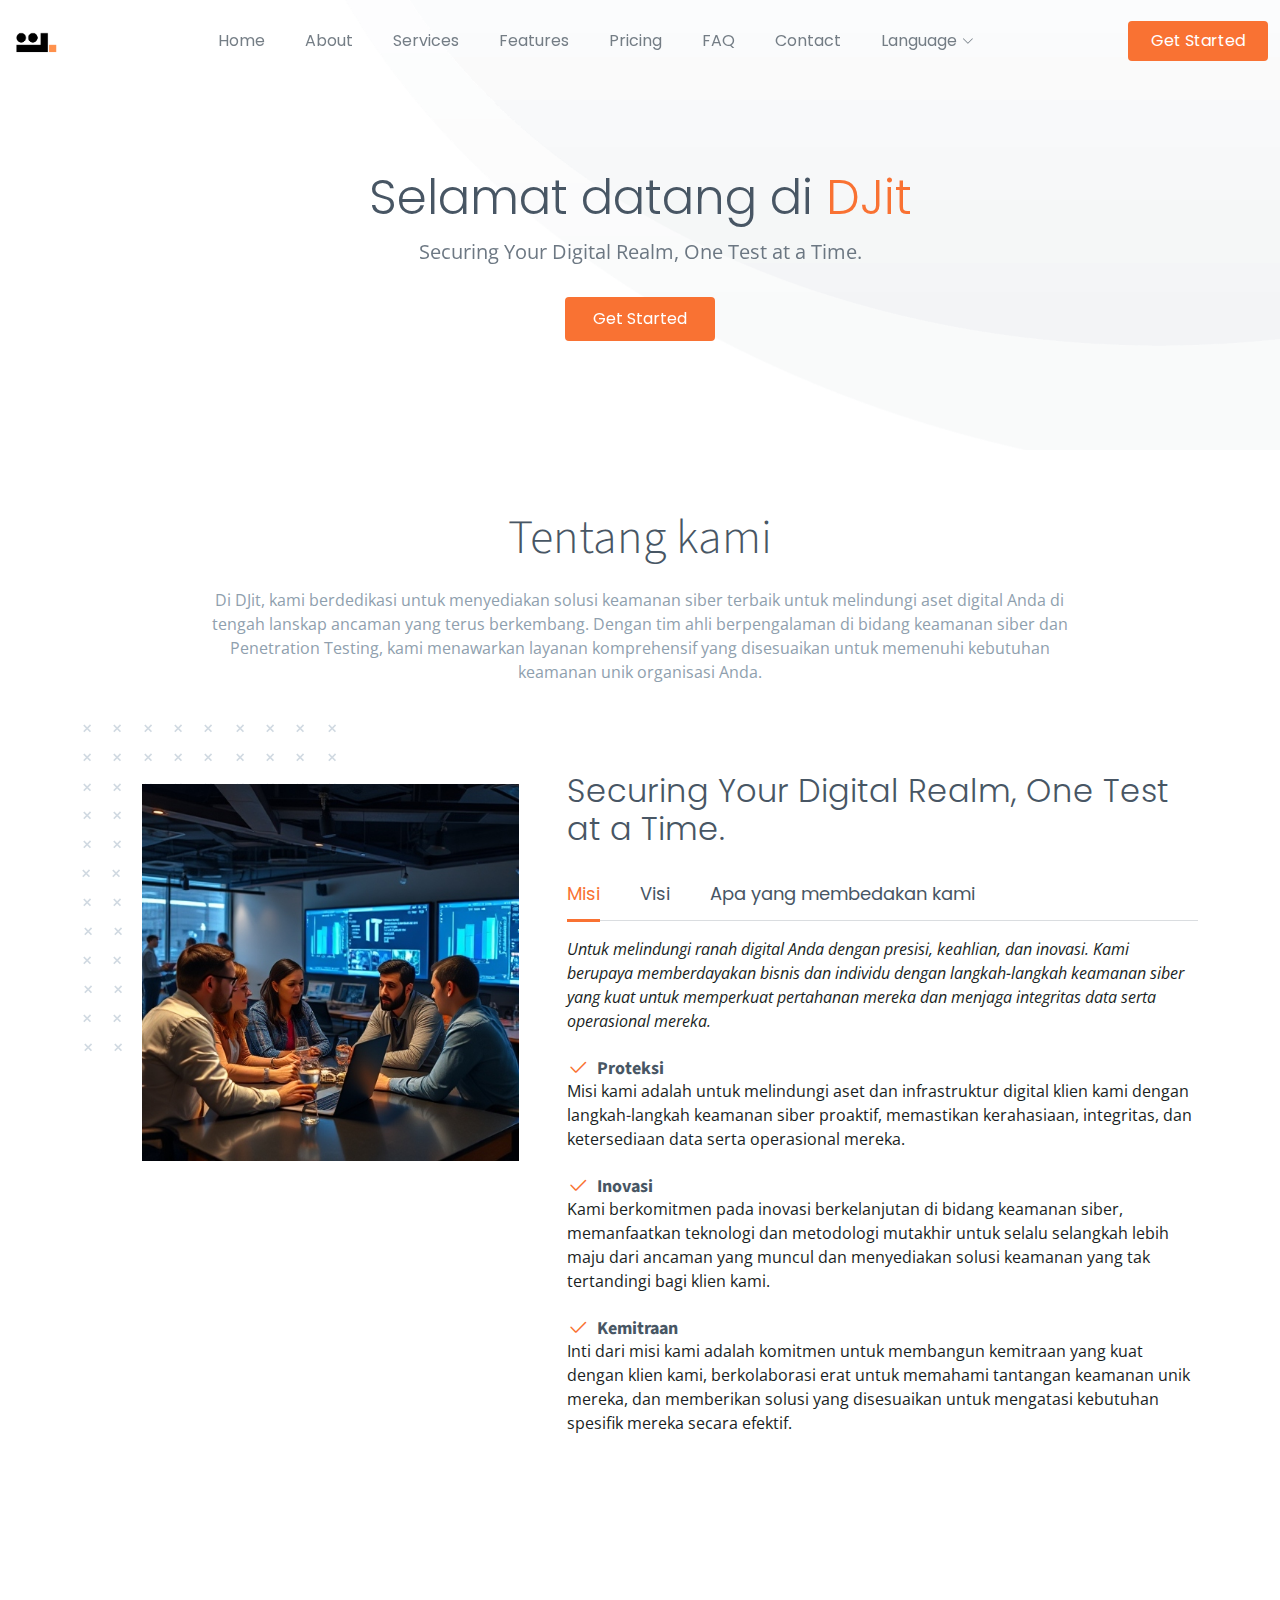
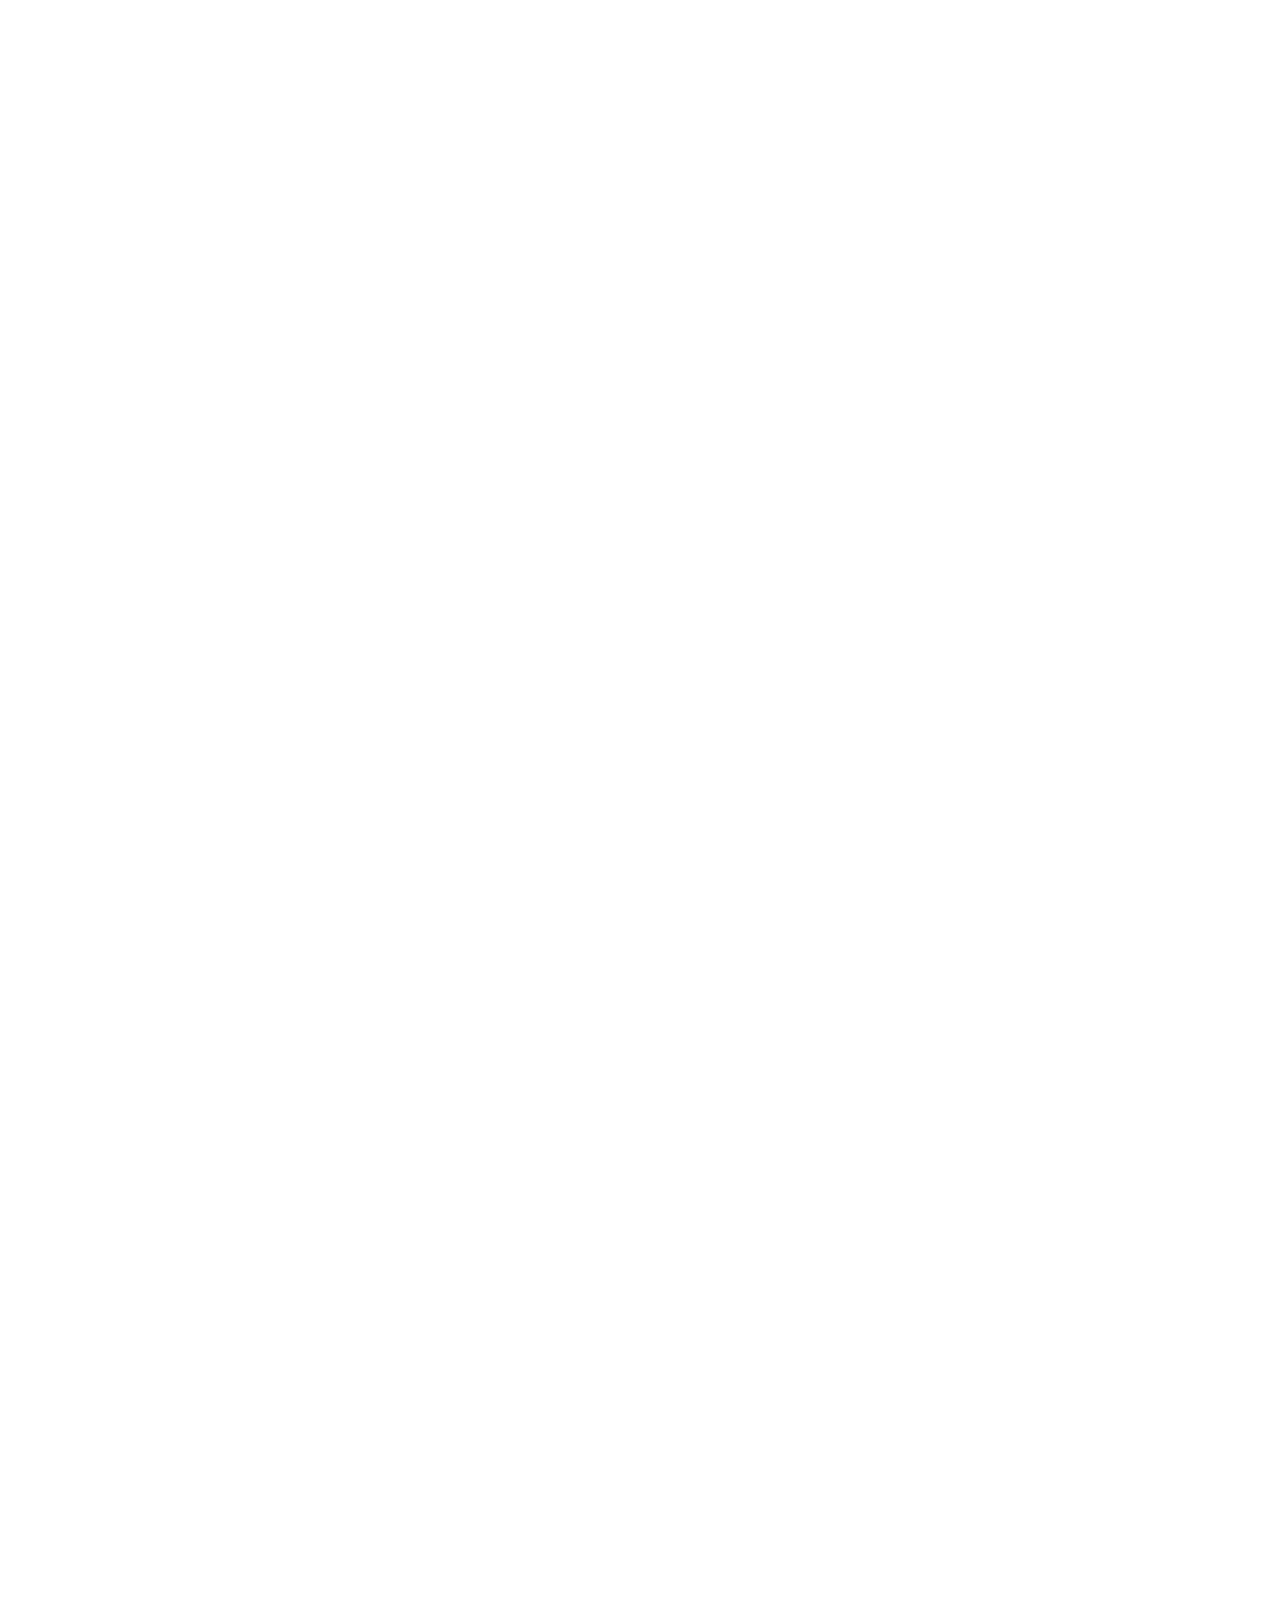
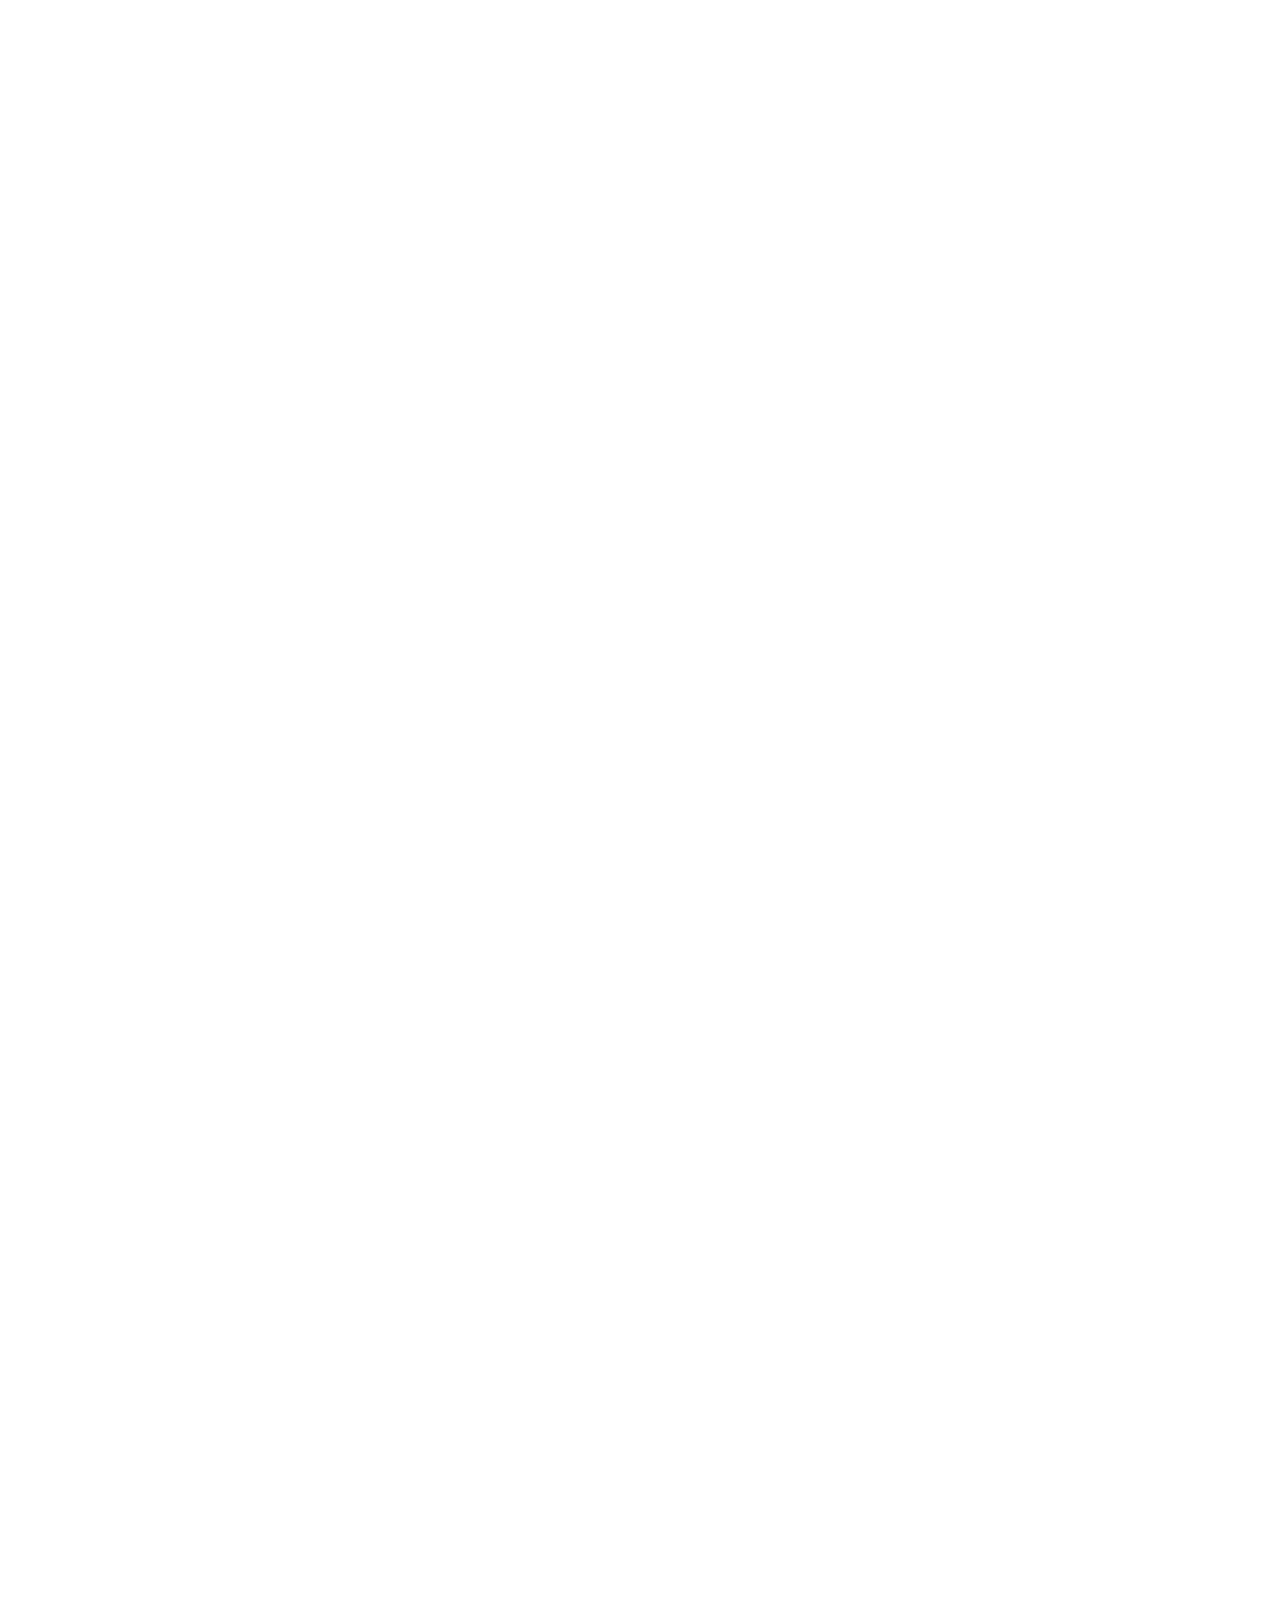
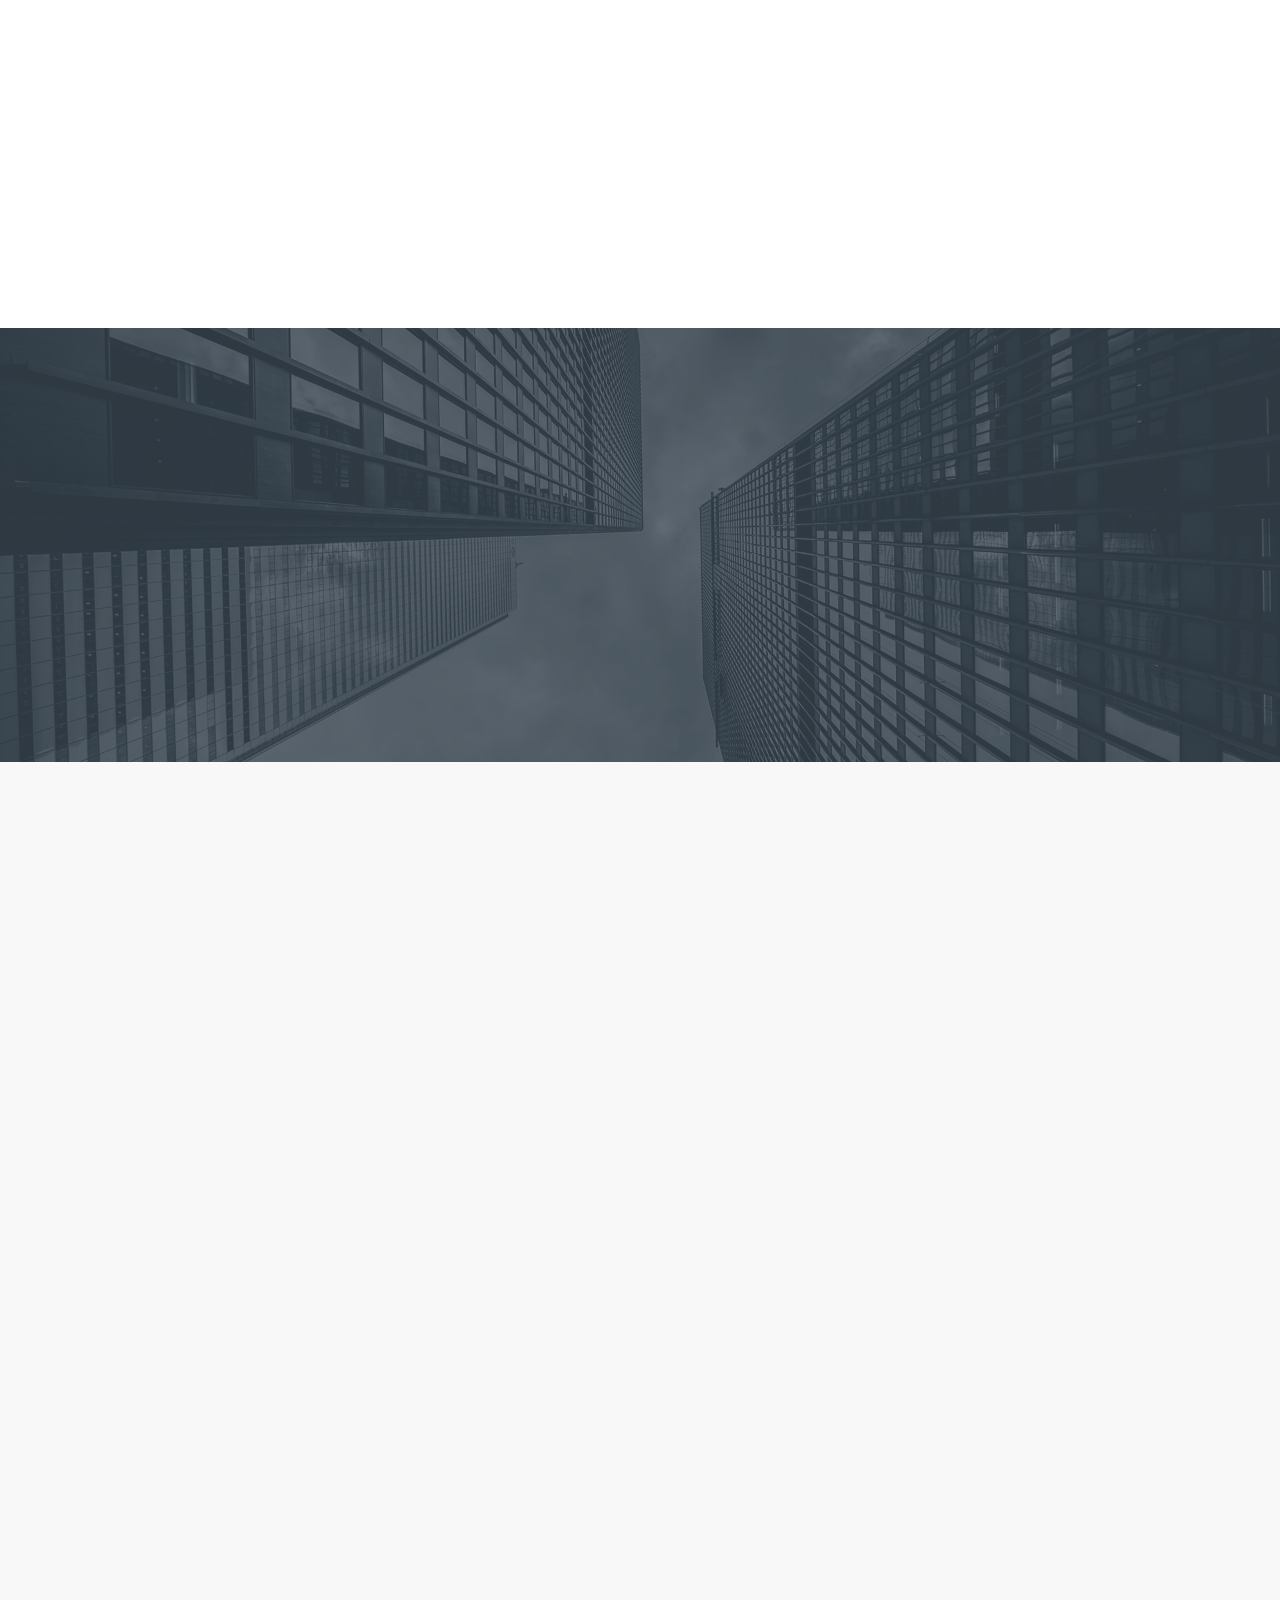
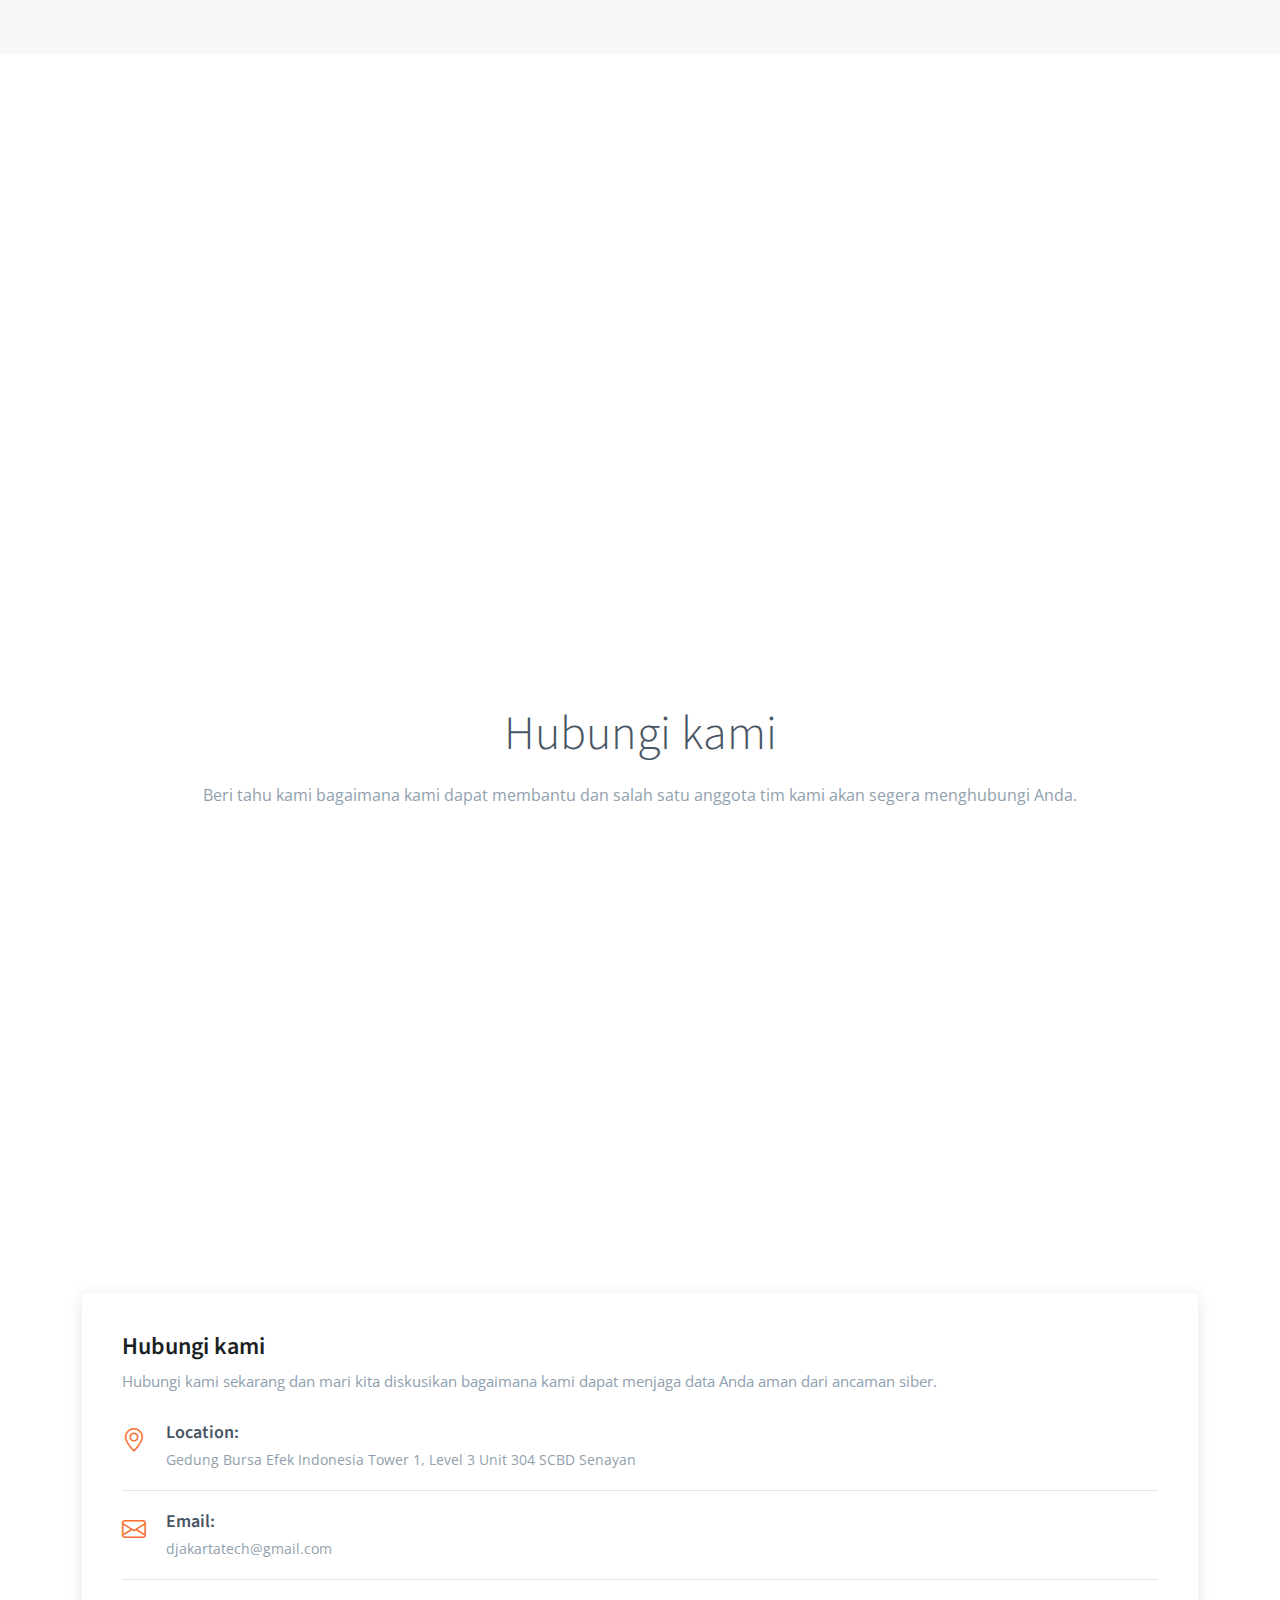
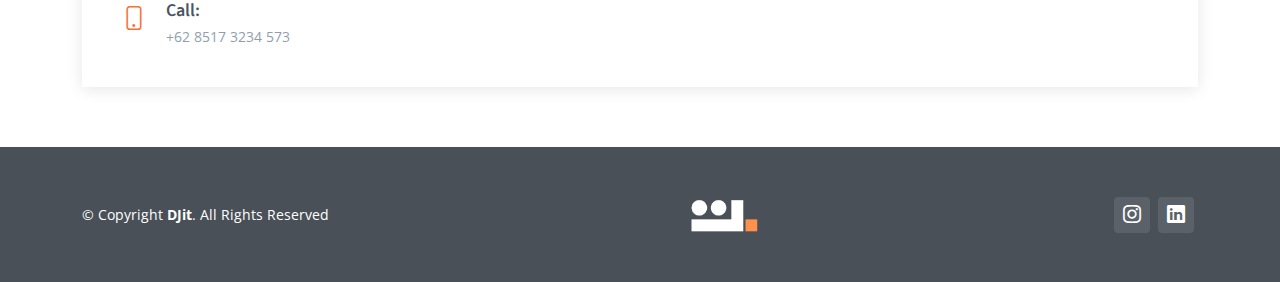
<file: index_id.html>
<!DOCTYPE html>
<html lang="id">

<head>
  <meta charset="utf-8">
  <meta content="width=device-width, initial-scale=1.0" name="viewport">
  <meta name="description" content="Kami menyediakan layanan penetration testing profesional untuk meningkatkan keamanan website dan aplikasi Anda yang berbasis di Jakarta , Indonesia">


  <title>Penetration Testing Terjangkau Untuk Bisnis Anda - DJit</title>
  <meta content="" name="description">
  <meta content="" name="keywords">

  <!-- Favicons -->
  <link href="assets/img/logo.png" rel="icon">
  <link href="assets/img/apple-touch-icon.png" rel="apple-touch-icon">

  <!-- Google Fonts -->
  <link rel="preconnect" href="https://fonts.googleapis.com">
  <link rel="preconnect" href="https://fonts.gstatic.com" crossorigin>
  <link href="https://fonts.googleapis.com/css2?family=Open+Sans:ital,wght@0,300;0,400;0,500;0,600;0,700;1,300;1,400;1,500;1,600;1,700&family=Poppins:ital,wght@0,300;0,400;0,500;0,600;0,700;1,300;1,400;1,500;1,600;1,700&family=Source+Sans+Pro:ital,wght@0,300;0,400;0,600;0,700;1,300;1,400;1,600;1,700&display=swap" rel="stylesheet">

  <!-- Vendor CSS Files -->
  <link href="assets/vendor/bootstrap/css/bootstrap.min.css" rel="stylesheet">
  <link href="assets/vendor/bootstrap-icons/bootstrap-icons.css" rel="stylesheet">
  <link href="assets/vendor/aos/aos.css" rel="stylesheet">
  <link href="assets/vendor/glightbox/css/glightbox.min.css" rel="stylesheet">
  <link href="assets/vendor/swiper/swiper-bundle.min.css" rel="stylesheet">


  <!-- Variables CSS Files. Uncomment your preferred color scheme -->
  <!-- <link href="assets/css/variables.css" rel="stylesheet"> -->
  <!-- <link href="assets/css/variables-blue.css" rel="stylesheet"> -->
  <!-- <link href="assets/css/variables-green.css" rel="stylesheet"> -->
  <link href="assets/css/variables-orange.css" rel="stylesheet">
  <!-- <link href="assets/css/variables-purple.css" rel="stylesheet"> -->
  <!-- <link href="assets/css/variables-red.css" rel="stylesheet"> -->
  <!-- <link href="assets/css/variables-pink.css" rel="stylesheet"> -->

  <!-- Template Main CSS File -->
  <link href="assets/css/main.css" rel="stylesheet">

  <!-- =======================================================
  * Template Name: HeroBiz
  * Updated: Mar 13 2024 with Bootstrap v5.3.3
  * Template URL: https://bootstrapmade.com/herobiz-bootstrap-business-template/
  * Author: BootstrapMade.com
  * License: https://bootstrapmade.com/license/
  ======================================================== -->
</head>

<body>

  <!-- ======= Header ======= -->
  <header id="header" class="header fixed-top" data-scrollto-offset="0">
    <div class="container-fluid d-flex align-items-center justify-content-between">

      <a href="index.html" class="logo d-flex align-items-center scrollto me-auto me-lg-0">
        <!-- Uncomment the line below if you also wish to use an image logo -->
        <img src="assets/img/logo.png" alt="djit">
        <!-- <h1>HeroBiz<span>.</span></h1> -->
      </a>

      <nav id="navbar" class="navbar">
        <ul>

          <!-- <li class="dropdown"><a href="#"><span>Home</span> <i class="bi bi-chevron-down dropdown-indicator"></i></a>
            <ul>
              <li><a href="index.html" class="active">Home 1 - index.html</a></li>
              <li><a href="index-2.html">Home 2 - index-2.html</a></li>
              <li><a href="index-3.html">Home 3 - index-3.html</a></li>
              <li><a href="index-4.html">Home 4 - index-4.html</a></li>
            </ul>
          </li> -->
          <li><a class="nav-link scrollto" href="#">Home</a></li>
          <li><a class="nav-link scrollto" href="index.html#about">About</a></li>
          <li><a class="nav-link scrollto" href="index.html#features">Services</a></li>
          <li><a class="nav-link scrollto" href="index.html#services">Features</a></li>
          <li><a class="nav-link scrollto" href="index.html#pricing">Pricing</a></li>
          <li><a class="nav-link scrollto" href="index.html#faq">FAQ</a></li>
          <!-- <li><a href="blog.html">Blog</a></li> -->
          
          <li><a class="nav-link scrollto" href="index.html#contact">Contact</a></li>
          <li class="dropdown"><a href="#"><span>Language</span> <i class="bi bi-chevron-down dropdown-indicator"></i></a>
            <ul>
              <li><a href="index.html">English</a> <i class="fi fi-gb"></i></li>
              <li><a href="index_id.html">Indonesia</a> <i class="fi fi-gb"></i></li>
              <!-- <li class="dropdown"><a href="#"><span>Deep Drop Down</span> <i class="bi bi-chevron-down dropdown-indicator"></i></a>
                <ul>
                  <li><a href="#">Deep Drop Down 1</a></li>
                  <li><a href="#">Deep Drop Down 2</a></li>
                  <li><a href="#">Deep Drop Down 3</a></li>
                  <li><a href="#">Deep Drop Down 4</a></li>
                  <li><a href="#">Deep Drop Down 5</a></li>
                </ul>
              </li>
              <li><a href="#">Drop Down 2</a></li>
              <li><a href="#">Drop Down 3</a></li>
              <li><a href="#">Drop Down 4</a></li> -->
            </ul>
          </li>
        </ul>
        <i class="bi bi-list mobile-nav-toggle d-none"></i>
      </nav>
      <!-- .navbar -->

      <a class="btn-getstarted scrollto" href="index.html#about">Get Started</a>

    </div>
  </header><!-- End Header -->

  <section id="hero-animated" class="hero-animated d-flex align-items-center">
    <div class="container d-flex flex-column justify-content-center align-items-center text-center position-relative" data-aos="zoom-out">
      <!-- <img src="assets/img/hero1.png" class="img-fluid animated"> -->
      <h2>Selamat datang di <span>DJit</span></h2>
      <p>Securing Your Digital Realm, One Test at a Time.</p>
      <div class="d-flex">
        <a href="#about" class="btn-get-started scrollto">Get Started</a>
      </div>
    </div>
  </section>

  <main id="main">


    <!-- ======= About Section ======= -->
    <section id="about" class="about">
      <div class="container" data-aos="fade-up">

        <div class="section-header">
          <h2>Tentang kami</h2>
          <p>Di DJit, kami berdedikasi untuk menyediakan solusi keamanan siber terbaik untuk melindungi aset digital Anda di tengah lanskap ancaman yang terus berkembang. Dengan tim ahli berpengalaman di bidang keamanan siber dan Penetration Testing, kami menawarkan layanan komprehensif yang disesuaikan untuk memenuhi kebutuhan keamanan unik organisasi Anda.</p>
        </div>

        <div class="row g-4 g-lg-5" data-aos="fade-up" data-aos-delay="200">

          <div class="col-lg-5">
            <div class="about-img">
              <img src="assets/img/1.png" class="img-fluid" alt="">
            </div>
          </div>

          <div class="col-lg-7">
            <h3 class="pt-0 pt-lg-5">Securing Your Digital Realm, One Test at a Time.</h3>

            <!-- Tabs -->
            <ul class="nav nav-pills mb-3">
              <li><a class="nav-link active" data-bs-toggle="pill" href="#tab1">Misi</a></li>
              <li><a class="nav-link" data-bs-toggle="pill" href="#tab2">Visi</a></li>
              <li><a class="nav-link" data-bs-toggle="pill" href="#tab3">Apa yang membedakan kami</a></li>
            </ul><!-- End Tabs -->

            <!-- Tab Content -->
            <div class="tab-content">

              <div class="tab-pane fade show active" id="tab1">

                <p class="fst-italic">Untuk melindungi ranah digital Anda dengan presisi, keahlian, dan inovasi. Kami berupaya memberdayakan bisnis dan individu dengan langkah-langkah keamanan siber yang kuat untuk memperkuat pertahanan mereka dan menjaga integritas data serta operasional mereka.</p>

                <div class="d-flex align-items-center mt-4">
                  <i class="bi bi-check2"></i>
                  <h4>Proteksi</h4>
                </div>
                <p>Misi kami adalah untuk melindungi aset dan infrastruktur digital klien kami dengan langkah-langkah keamanan siber proaktif, memastikan kerahasiaan, integritas, dan ketersediaan data serta operasional mereka.</p>

                <div class="d-flex align-items-center mt-4">
                  <i class="bi bi-check2"></i>
                  <h4>Inovasi</h4>
                </div>
                <p>Kami berkomitmen pada inovasi berkelanjutan di bidang keamanan siber, memanfaatkan teknologi dan metodologi mutakhir untuk selalu selangkah lebih maju dari ancaman yang muncul dan menyediakan solusi keamanan yang tak tertandingi bagi klien kami.</p>

                <div class="d-flex align-items-center mt-4">
                  <i class="bi bi-check2"></i>
                  <h4>Kemitraan</h4>
                </div>
                Inti dari misi kami adalah komitmen untuk membangun kemitraan yang kuat dengan klien kami, berkolaborasi erat untuk memahami tantangan keamanan unik mereka, dan memberikan solusi yang disesuaikan untuk mengatasi kebutuhan spesifik mereka secara efektif.

              </div><!-- End Tab 1 Content -->

              <div class="tab-pane fade show" id="tab2">

                <p class="fst-italic">Untuk menciptakan dunia digital yang lebih aman di mana individu dan bisnis dapat berkembang tanpa takut akan ancaman siber. Kami membayangkan masa depan di mana langkah-langkah keamanan siber yang kuat menjadi norma, memberdayakan organisasi untuk berinovasi dan tumbuh dengan aman di era digital.</p>

                <div class="d-flex align-items-center mt-4">
                  <i class="bi bi-check2"></i>
                  <h4>Inovasi</h4>
                </div>
                <p> Kami membayangkan masa depan di mana solusi keamanan siber yang inovatif menciptakan dunia digital yang lebih aman, memungkinkan organisasi untuk merangkul kemajuan teknologi tanpa takut akan ancaman siber.</p>

                <div class="d-flex align-items-center mt-4">
                  <i class="bi bi-check2"></i>
                  <h4>Pemberdayaan</h4>
                </div>
                <p>Visi kami adalah memberdayakan individu dan bisnis dengan pengetahuan, alat, dan sumber daya yang mereka butuhkan untuk menavigasi lanskap digital dengan percaya diri, serta menumbuhkan budaya kesadaran dan ketahanan keamanan siber.</p>

                <div class="d-flex align-items-center mt-4">
                  <i class="bi bi-check2"></i>
                  <h4>Dampak Global</h4>
                </div>
                <p>Kami bercita-cita untuk memberikan dampak global yang positif dengan mempelopori inisiatif keamanan siber yang melampaui batas negara, industri, dan sektor, yang pada akhirnya berkontribusi pada ekosistem digital yang lebih aman dan saling terhubung.</p>

              </div><!-- End Tab 2 Content -->

              <div class="tab-pane fade show" id="tab3">

                <p class="fst-italic">Di DJit, kami membedakan diri melalui komitmen teguh kami terhadap keunggulan dan kepuasan pelanggan. Berikut adalah hal-hal yang membuat kami menonjol:</p>

                <div class="d-flex align-items-center mt-4">
                  <i class="bi bi-check2"></i>
                  <h4>Keahlian</h4>
                </div>
                <p>Tim kami terdiri dari para profesional yang sangat terampil dengan pengalaman luas di bidang keamanan siber dan Penetration Testing. Kami memanfaatkan keahlian kami untuk memberikan solusi yang tak tertandingi yang secara efektif mengatasi tantangan keamanan Anda.</p>

                <div class="d-flex align-items-center mt-4">
                  <i class="bi bi-check2"></i>
                  <h4>Solusi yang Disesuaikan</h4>
                </div>
                <p>Kami memahami bahwa setiap organisasi memiliki persyaratan keamanan yang unik. Itulah mengapa kami menawarkan solusi khusus yang disesuaikan dengan kebutuhan spesifik Anda, memastikan perlindungan maksimal dan ketenangan pikiran.</p>

                <div class="d-flex align-items-center mt-4">
                  <i class="bi bi-check2"></i>
                  <h4>Peningkatan berkelanjutan</h4>
                </div>
                <p>Ancaman siber terus berkembang, begitu pula kami. Kami selalu mengikuti tren dan teknologi terbaru dalam keamanan siber, terus meningkatkan metodologi dan alat kami untuk tetap unggul dalam menghadapi ancaman yang muncul.</p>

              </div><!-- End Tab 3 Content -->

            </div>

          </div>

        </div>

      </div>
    </section><!-- End About Section -->

    <!-- ======= Clients Section ======= -->
    <section id="clients" class="clients">
      <div class="container" data-aos="zoom-out">

        <div class="clients-slider swiper">
          <div class="swiper-wrapper align-items-center">
            <div class="swiper-slide"><img src="assets/img/clients/waskita.png" class="img-fluid" alt=""></div>
            <!-- <div class="swiper-slide"><img src="assets/img/clients/bca.png" class="img-fluid" alt=""></div> -->
            <div class="swiper-slide"><img src="assets/img/clients/kcb.png" class="img-fluid" alt=""></div>
            <div class="swiper-slide"><img src="assets/img/clients/trafficom.png" class="img-fluid" alt=""></div>
            <div class="swiper-slide"><img src="assets/img/clients/westra.png" class="img-fluid" alt=""></div>
            <div class="swiper-slide"><img src="assets/img/clients/logodoku.png" class="img-fluid" alt=""></div>
            <div class="swiper-slide"><img src="assets/img/clients/MIF.jpg" class="img-fluid" alt=""></div>
            <!-- <div class="swiper-slide"><img src="assets/img/clients/client-8.png" class="img-fluid" alt=""></div> -->
          </div>
        </div>

      </div>
    </section><!-- End Clients Section -->

    <!-- ======= Featured Services Section ======= -->
    <section id="featured-services" class="featured-services">
      <div class="container">

        <div class="row gy-4">

          <div class="col-xl-3 col-md-6 d-flex" data-aos="zoom-out">
            <div class="service-item position-relative">
              <div class="icon"><i class="bi bi-display"></i></div>
              <h4><a href="#features" class="stretched-link">Monitoring</a></h4>
              <p>Pengawasan real-time terhadap infrastruktur digital Anda untuk mendeteksi dan menanggapi potensi ancaman dengan cepat.</p>
            </div>
          </div><!-- End Service Item -->

          <div class="col-xl-3 col-md-6 d-flex" data-aos="zoom-out" data-aos-delay="200">
            <div class="service-item position-relative">
              <div class="icon"><i class="bi bi-broadcast icon"></i></div>
              <h4><a href="#features" class="stretched-link">Network Penetration Testing</a></h4>
              <p>Evaluasi pertahanan jaringan Anda untuk mengidentifikasi dan mengurangi kerentanan yang dapat membahayakan data Anda.</p>
            </div>
          </div><!-- End Service Item -->

          <div class="col-xl-3 col-md-6 d-flex" data-aos="zoom-out" data-aos-delay="400">
            <div class="service-item position-relative">
              <div class="icon"><i class="bi bi-calendar4-week icon"></i></div>
              <h4><a href="#features" class="stretched-link">Web Application Penetration Testing</a></h4>
              <p>Penilaian menyeluruh terhadap keamanan aplikasi seluler Anda untuk mengidentifikasi dan memperbaiki kerentanan.</p>
            </div>
          </div><!-- End Service Item -->

          <div class="col-xl-3 col-md-6 d-flex" data-aos="zoom-out" data-aos-delay="600">
            <div class="service-item position-relative">
              <div class="icon"><i class="bi bi-phone"></i></div>
              <h4><a href="#features" class="stretched-link">Mobile Application Penetration Testing</a></h4>
              <p>Analisis komprehensif terhadap aplikasi web Anda untuk mengungkap dan mengatasi celah keamanan.</p>
            </div>
          </div><!-- End Service Item -->

        </div>

      </div>
    </section><!-- End Featured Services Section -->

    <!-- ======= Call To Action Section ======= -->
    <section id="cta" class="cta">
      <div class="container" data-aos="zoom-out">

        <div class="row g-5">

          <div class="col-lg-8 col-md-6 content d-flex flex-column justify-content-center order-last order-md-first">
            <h3>Hubungi kami melalui <em>WhatsApp!</em></h3>
            <p>Beri tahu kami bagaimana kami dapat membantu dan salah satu anggota tim kami akan segera menghubungi Anda.</p>
            <a class="cta-btn align-self-start" href="https://forms.gle/asX4Z85AsFjLY94M6">Call To Action</a>
          </div>

          <div class="col-lg-4 col-md-6 order-first order-md-last d-flex align-items-center">
            <div class="img">
              <img src="assets/img/2.png" alt="" class="img-fluid">
            </div>
          </div>

        </div>

      </div>
    </section><!-- End Call To Action Section -->

    <!-- ======= On Focus Section ======= -->
    <section id="onfocus" class="onfocus">
      <div class="container-fluid p-0" data-aos="fade-up">

        <div class="row g-0">
          <div class="col-lg-6 video-play position-relative">
            <a href="https://www.youtube.com/watch?v=LXb3EKWsInQ" class="glightbox play-btn"></a>
          </div>
          <div class="col-lg-6">
            <div class="content d-flex flex-column justify-content-center h-100">
              <h3>Mengapa Memilih Kami?</h3>
              <p class="fst-italic">Buka potensi penuh keamanan digital Anda dengan layanan Penetration Testing kami, memastikan sistem Anda terlindungi dari ancaman siber dan data Anda tetap aman.</p>
              <ul>
                <li><i class="bi bi-check-circle"></i> Harga Terjangkau</li>
                <li><i class="bi bi-check-circle"></i> Layanan Pasca-Simulasi</li>
                <li><i class="bi bi-check-circle"></i> Dokumentasi Lengkap</li>
              </ul>
              <a href="#pricing" class="read-more align-self-start"><span>Lihat Paket</span><i class="bi bi-arrow-right"></i></a>
            </div>
          </div>
        </div>

      </div>
    </section><!-- End On Focus Section -->

    <!-- ======= Features Section ======= -->
    <section id="features" class="features">
      <div class="container" data-aos="fade-up">

        <ul class="nav nav-tabs row gy-4 d-flex container-fluid d-flex align-items-center justify-content-center">

          <li class="nav-item col-6 col-md-4 col-lg-2">
            <a class="nav-link active show" data-bs-toggle="tab" data-bs-target="#tab-1">
              <i class="bi bi-display color-cyan"></i>
              <h4 class="text-center">Monitoring</h4>
            </a>
          </li><!-- End Tab 1 Nav -->
          
          <li class="nav-item col-6 col-md-4 col-lg-2">
            <a class="nav-link" data-bs-toggle="tab" data-bs-target="#tab-4">
              <i class="bi bi-broadcast color-red"></i>
              <h4 class="text-center">Network Pentest</h4>
            </a>
          </li><!-- End Tab 4 Nav -->

          <li class="nav-item col-6 col-md-4 col-lg-2">
            <a class="nav-link" data-bs-toggle="tab" data-bs-target="#tab-3">
              <i class="bi bi-calendar4-week color-teal"></i>
              <h4 class="text-center">Website Pentest</h4>
            </a>
          </li><!-- End Tab 3 Nav -->

          <li class="nav-item col-6 col-md-4 col-lg-2">
            <a class="nav-link" data-bs-toggle="tab" data-bs-target="#tab-2">
              <i class="bi bi-phone color-indigo"></i>
              <h4 class="text-center">Mobile Pentest</h4>
            </a>
          </li><!-- End Tab 2 Nav -->

        </ul>

        <div class="tab-content">

          <div class="tab-pane active show" id="tab-1">
            <div class="row gy-4">
              <div class="col-lg-8 order-2 order-lg-1" data-aos="fade-up" data-aos-delay="100">
                <h3>Monitoring</h3>
                <p class="fst-italic">
                  Pengawasan real-time terhadap infrastruktur digital Anda untuk mendeteksi dan merespons potensi ancaman dengan cepat.
                </p>
                <ul>
                  <li><i class="bi bi-check-circle-fill"></i> Penerapan alat dan teknologi pemantauan canggih untuk mengumpulkan data tentang lalu lintas jaringan, aktivitas sistem, dan perilaku aplikasi.</li>
                  <li><i class="bi bi-check-circle-fill"></i> Analisis data yang dikumpulkan untuk mengidentifikasi pola, tren, dan anomali yang mengindikasikan insiden keamanan atau potensi pelanggaran.</li>
                  <li><i class="bi bi-check-circle-fill"></i> Peringatan dan pemberitahuan proaktif tentang peristiwa keamanan, memungkinkan respons dan mitigasi yang cepat untuk meminimalkan kerusakan dan waktu henti.</li>
                  <li><i class="bi bi-check-circle-fill"></i> Tinjauan dan analisis data pemantauan secara berkala untuk mengidentifikasi area yang perlu ditingkatkan dan meningkatkan efektivitas langkah-langkah keamanan dari waktu ke waktu.</li>
                </ul>
                <p>
                  Layanan pemantauan kami meliputi pengawasan dan analisis real-time terhadap infrastruktur digital Anda, termasuk jaringan, sistem, dan aplikasi. Melalui pemantauan berkelanjutan, kami mendeteksi dan merespons insiden keamanan, anomali, dan potensi ancaman dengan cepat, meminimalkan dampak serangan siber dan memastikan operasi bisnis Anda berjalan tanpa gangguan.
                </p>
              </div>
              <div class="col-lg-4 order-1 order-lg-2 text-center" data-aos="fade-up" data-aos-delay="200">
                <img src="assets/img/features-1.svg" alt="" class="img-fluid">
              </div>
            </div>
          </div><!-- End Tab Content 1 -->

          <div class="tab-pane" id="tab-2">
            <div class="row gy-4">
              <div class="col-lg-8 order-2 order-lg-1">
                <h3>Mobile Pentest</h3>
                <p class="fst-italic">
                  Analisis komprehensif aplikasi web Anda untuk mengungkap dan mengatasi celah keamanan.
                </p>
                <ul>
                  <li><i class="bi bi-check-circle-fill"></i> Penilaian arsitektur, kode, dan konfigurasi aplikasi seluler untuk mengidentifikasi potensi kerentanan keamanan, seperti penyimpanan data yang tidak aman, mekanisme otentikasi yang lemah, dan enkripsi yang tidak memadai.</li>
                  <li><i class="bi bi-check-circle-fill"></i> Pelaksanaan teknik Penetration Testing, termasuk analisis statis dan dinamis, rekayasa balik, dan tinjauan kode, untuk mengidentifikasi kerentanan yang dapat dieksploitasi dan vektor serangan.</li>
                  <li><i class="bi bi-check-circle-fill"></i> Evaluasi ketahanan aplikasi seluler terhadap teknik serangan umum, seperti serangan injeksi, otentikasi yang rusak, dan transmisi data yang tidak aman.</li>
                  <li><i class="bi bi-check-circle-fill"></i> Pembuatan laporan komprehensif yang merinci kerentanan yang teridentifikasi, peringkat risiko, dan rekomendasi perbaikan untuk membantu memprioritaskan dan mengatasi masalah keamanan secara efektif.</li>
                </ul>
                <p>
                  Layanan Penetration Testing aplikasi seluler kami menilai postur keamanan aplikasi seluler Anda untuk mengidentifikasi dan memperbaiki kerentanan yang dapat membahayakan data sensitif atau menyebabkan akses tidak sah. Melalui kombinasi pengujian manual dan alat otomatis, kami mensimulasikan skenario serangan dunia nyata untuk mengungkap kelemahan dan memberikan rekomendasi yang dapat ditindaklanjuti untuk meningkatkan keamanan aplikasi seluler Anda.
                </p>
              </div>
              
              <div class="col-lg-4 order-1 order-lg-2 text-center">
                <img src="assets/img/features-2.svg" alt="" class="img-fluid">
              </div>
            </div>
          </div><!-- End Tab Content 2 -->

          <div class="tab-pane" id="tab-3">
            <div class="row gy-4">
              <div class="col-lg-8 order-2 order-lg-1">
                <h3>Website Pentest</h3>
                <p class="fst-italic">
                  Penilaian menyeluruh terhadap keamanan aplikasi seluler Anda untuk mengidentifikasi dan memperbaiki kerentanan.
                </p>
                <ul>
                  <li><i class="bi bi-check-circle-fill"></i> Identifikasi dan analisis komponen aplikasi web, termasuk kolom input, formulir, dan API, untuk mengidentifikasi potensi kerentanan keamanan, seperti celah injeksi, cross-site scripting (XSS), dan bypass otentikasi.</li>
                  <li><i class="bi bi-check-circle-fill"></i> Eksekusi pemindaian kerentanan otomatis untuk mengidentifikasi masalah keamanan umum, seperti kesalahan konfigurasi, versi perangkat lunak yang sudah usang, dan kerentanan yang diketahui.</li>
                  <li><i class="bi bi-check-circle-fill"></i> Pengujian manual fungsi-fungsi penting dan logika bisnis untuk mengidentifikasi kerentanan kompleks yang mungkin tidak terdeteksi oleh alat otomatis.</li>
                  <li><i class="bi bi-check-circle-fill"></i> Pembuatan laporan terperinci yang menguraikan kerentanan yang teridentifikasi, peringkat risiko, dan rekomendasi perbaikan, beserta panduan praktis untuk mengatasi masalah keamanan dan meningkatkan postur keamanan keseluruhan aplikasi web Anda.</li>
                </ul>
                <p class="fst-italic">
                  Layanan Penetration Testing aplikasi web kami memeriksa keamanan aplikasi web dan situs web Anda untuk mengidentifikasi kerentanan yang dapat dieksploitasi oleh penyerang untuk membahayakan data sensitif atau mendapatkan akses tanpa izin. Melalui kombinasi pemindaian otomatis dan teknik pengujian manual, kami menilai postur keamanan aplikasi web Anda, termasuk validasi input, mekanisme otentikasi, dan manajemen sesi, serta memberikan rekomendasi yang dapat ditindaklanjuti untuk meningkatkan keamanan.
                </p>
              </div>
              <div class="col-lg-4 order-1 order-lg-2 text-center">
                <img src="assets/img/features-3.svg" alt="" class="img-fluid">
              </div>
            </div>
          </div><!-- End Tab Content 3 -->

          <div class="tab-pane" id="tab-4">
            <div class="row gy-4">
              <div class="col-lg-8 order-2 order-lg-1">
                <h3>Network Pentest</h3>
                <p class="fst-italic">
                  Evaluasi pertahanan jaringan Anda untuk mengidentifikasi dan mengurangi kerentanan yang dapat membahayakan data Anda.
                </p>
                <ul>
                  <li><i class="bi bi-check-circle-fill"></i> Enumerasi aset dan layanan jaringan untuk mengidentifikasi potensi titik masuk dan permukaan serangan.</li>
                  <li><i class="bi bi-check-circle-fill"></i> Pemindaian kerentanan dan penilaian perangkat jaringan, sistem operasi, dan aplikasi untuk mengidentifikasi kerentanan dan kesalahan konfigurasi yang diketahui.</li>
                  <li><i class="bi bi-check-circle-fill"></i> Eksploitasi kerentanan yang teridentifikasi untuk menilai dampak serangan potensial dan menentukan efektivitas kontrol keamanan yang ada.</li>
                  <li><i class="bi bi-check-circle-fill"></i> Dokumentasi temuan, termasuk kerentanan yang teridentifikasi, peringkat risiko, dan rekomendasi perbaikan, untuk membantu memprioritaskan dan mengatasi masalah keamanan.</li>
                </ul>
                <p>
                  Layanan Penetration Testing jaringan kami mengevaluasi efektivitas pertahanan jaringan Anda dengan mensimulasikan serangan siber dunia nyata dan mengidentifikasi kerentanan yang dapat dieksploitasi oleh pelaku jahat. Melalui pengujian dan analisis komprehensif, kami menilai postur keamanan infrastruktur jaringan Anda, termasuk router, switch, firewall, dan server, dan memberikan rekomendasi yang dapat ditindaklanjuti untuk memperkuat pertahanan Anda dan mengurangi risiko.
                </p>
              </div>
              <div class="col-lg-4 order-1 order-lg-2 text-center">
                <img src="assets/img/features-4.svg" alt="" class="img-fluid">
              </div>
            </div>
          </div><!-- End Tab Content 4 -->

          <div class="tab-pane" id="tab-5">
            <div class="row gy-4">
              <div class="col-lg-8 order-2 order-lg-1">
                <h3>Adipiscing</h3>
                <p>
                  Ullamco laboris nisi ut aliquip ex ea commodo consequat. Duis aute irure dolor in reprehenderit in voluptate
                  velit esse cillum dolore eu fugiat nulla pariatur. Excepteur sint occaecat cupidatat non proident, sunt in
                  culpa qui officia deserunt mollit anim id est laborum
                </p>
                <p class="fst-italic">
                  Lorem ipsum dolor sit amet, consectetur adipiscing elit, sed do eiusmod tempor incididunt ut labore et dolore
                  magna aliqua.
                </p>
                <ul>
                  <li><i class="bi bi-check-circle-fill"></i> Ullamco laboris nisi ut aliquip ex ea commodo consequat.</li>
                  <li><i class="bi bi-check-circle-fill"></i> Duis aute irure dolor in reprehenderit in voluptate velit.</li>
                  <li><i class="bi bi-check-circle-fill"></i> Ullamco laboris nisi ut aliquip ex ea commodo consequat. Duis aute irure dolor in reprehenderit in voluptate trideta storacalaperda mastiro dolore eu fugiat nulla pariatur.</li>
                </ul>
              </div>
              <div class="col-lg-4 order-1 order-lg-2 text-center">
                <img src="assets/img/features-5.svg" alt="" class="img-fluid">
              </div>
            </div>
          </div><!-- End Tab Content 5 -->

          <div class="tab-pane" id="tab-6">
            <div class="row gy-4">
              <div class="col-lg-8 order-2 order-lg-1">
                <h3>Reprehit</h3>
                <p>
                  Ullamco laboris nisi ut aliquip ex ea commodo consequat. Duis aute irure dolor in reprehenderit in voluptate
                  velit esse cillum dolore eu fugiat nulla pariatur. Excepteur sint occaecat cupidatat non proident, sunt in
                  culpa qui officia deserunt mollit anim id est laborum
                </p>
                <p class="fst-italic">
                  Lorem ipsum dolor sit amet, consectetur adipiscing elit, sed do eiusmod tempor incididunt ut labore et dolore
                  magna aliqua.
                </p>
                <ul>
                  <li><i class="bi bi-check-circle-fill"></i> Ullamco laboris nisi ut aliquip ex ea commodo consequat.</li>
                  <li><i class="bi bi-check-circle-fill"></i> Duis aute irure dolor in reprehenderit in voluptate velit.</li>
                  <li><i class="bi bi-check-circle-fill"></i> Ullamco laboris nisi ut aliquip ex ea commodo consequat. Duis aute irure dolor in reprehenderit in voluptate trideta storacalaperda mastiro dolore eu fugiat nulla pariatur.</li>
                </ul>
              </div>
              <div class="col-lg-4 order-1 order-lg-2 text-center">
                <img src="assets/img/features-6.svg" alt="" class="img-fluid">
              </div>
            </div>
          </div><!-- End Tab Content 6 -->

        </div>

      </div>
    </section><!-- End Features Section -->

    <!-- ======= Services Section ======= -->
    <section id="services" class="services">
      <div class="container" data-aos="fade-up">

        <div class="section-header">
          <h2>Lindungi Bisnis Anda</h2>
          <p>Penuhi persyaratan peraturan dan standar industri dengan melakukan Penetration Testing secara berkala, yang menunjukkan komitmen Anda terhadap keamanan data dan kepatuhan.</p>
        </div>

        <div class="row gy-5">

          <div class="col-xl-4 col-md-6" data-aos="zoom-in" data-aos-delay="200">
            <div class="service-item">
              <div class="img">
                <img src="assets/img/services-1.jpg" class="img-fluid" alt="">
              </div>
              <div class="details position-relative">
                <div class="icon">
                  <i class="bi bi-broadcast"></i>
                </div>
                <a href="#" class="stretched-link">
                  <h3>Cakupan Luas</h3>
                </a>
                <p>Lakukan pengujian beban pada sejumlah proses keamanan termasuk penyimpanan data, kebijakan kontrol akses, mekanisme otentikasi, dan prosedur pencatatan.</p>
              </div>
            </div>
          </div><!-- End Service Item -->

          <div class="col-xl-4 col-md-6" data-aos="zoom-in" data-aos-delay="300">
            <div class="service-item">
              <div class="img">
                <img src="assets/img/services-2.jpg" class="img-fluid" alt="">
              </div>
              <div class="details position-relative">
                <div class="icon">
                  <i class="bi bi-sticky"></i>
                </div>
                <a href="#" class="stretched-link">
                  <h3>Layanan Pasca-Simulasi</h3>
                </a>
                <p>Tetap aktif terlibat dengan klien setelah serangan simulasi untuk memastikan bahwa langkah-langkah mitigasi berhasil diterapkan.</p>
              </div>
            </div>
          </div><!-- End Service Item -->

          <div class="col-xl-4 col-md-6" data-aos="zoom-in" data-aos-delay="400">
            <div class="service-item">
              <div class="img">
                <img src="assets/img/services-3.jpg" class="img-fluid" alt="">
              </div>
              <div class="details position-relative">
                <div class="icon">
                  <i class="bi bi-houses"></i>
                </div>
                <a href="#" class="stretched-link">
                  <h3>Praktik Terbaik di Industri</h3>
                </a>
                <p>Terapkan metode Penetration Testing yang disetujui oleh CREST yang menggabungkan pendekatan black box dan white box.</p>
              </div>
            </div>
          </div><!-- End Service Item -->

          <div class="col-xl-4 col-md-6" data-aos="zoom-in" data-aos-delay="500">
            <div class="service-item">
              <div class="img">
                <img src="assets/img/services-4.jpg" class="img-fluid" alt="">
              </div>
              <div class="details position-relative">
                <div class="icon">
                  <i class="bi bi-file-earmark"></i>
                </div>
                <a href="#" class="stretched-link">
                  <h3>Terdokumentasi dengan Baik</h3>
                </a>
                <p>Laporan akhir mencakup detail tentang kerentanan yang teridentifikasi, penilaian risiko, dan rekomendasi keamanan.</p>
                <a href="#" class="stretched-link"></a>
              </div>
            </div>
          </div><!-- End Service Item -->

          <div class="col-xl-4 col-md-6" data-aos="zoom-in" data-aos-delay="600">
            <div class="service-item">
              <div class="img">
                <img src="assets/img/services-5.jpg" class="img-fluid" alt="">
              </div>
              <div class="details position-relative">
                <div class="icon">
                  <i class="bi bi-diagram-2"></i>
                </div>
                <a href="#" class="stretched-link">
                  <h3>Postur Keamanan Dinamis</h3>
                </a>
                <p>Memungkinkan organisasi untuk menguji jaringan mereka terhadap ancaman baru dan taktik terbaru yang digunakan oleh penyerang.</p>
                <a href="#" class="stretched-link"></a>
              </div>
            </div>
          </div><!-- End Service Item -->

          <div class="col-xl-4 col-md-6" data-aos="zoom-in" data-aos-delay="700">
            <div class="service-item">
              <div class="img">
                <img src="assets/img/services-6.jpg" class="img-fluid" alt="">
              </div>
              <div class="details position-relative">
                <div class="icon">
                  <i class="bi bi-chat-square-text"></i>
                </div>
                <a href="#" class="stretched-link">
                  <h3>Pendekatan yang Kohesif</h3>
                </a>
                <p>Gabungkan langkah-langkah mitigasi teknis, operasional, dan strategis.</p>
                <a href="#" class="stretched-link"></a>
              </div>
            </div>
          </div><!-- End Service Item -->

        </div>

      </div>
    </section><!-- End Services Section -->

    <!-- ======= Testimonials Section ======= -->
    <section id="testimonials" class="testimonials">
      <div class="container" data-aos="fade-up">

        <div class="testimonials-slider swiper">
          <div class="swiper-wrapper">

            <div class="swiper-slide">
              <div class="testimonial-item">
                <!-- <img src="assets/img/testimonials/testimonials-1.jpg" class="testimonial-img" alt=""> -->
                <h3>Ahmad Faroeq</h3>
                <h4>Ceo &amp; Founder of Kencana Cakra Buana</h4>
                <div class="stars">
                  <i class="bi bi-star-fill"></i><i class="bi bi-star-fill"></i><i class="bi bi-star-fill"></i><i class="bi bi-star-fill"></i><i class="bi bi-star-fill"></i>
                </div>
                <p>
                  <i class="bi bi-quote quote-icon-left"></i>
                  Choosing DJit for our cybersecurity needs was one of the best decisions we made for our business. Their penetration testing services not only identified critical vulnerabilities in our systems but also provided actionable recommendations to mitigate risks. With DJit's expertise and dedication, we now have peace of mind knowing that our digital assets are secure.
                  <i class="bi bi-quote quote-icon-right"></i>
                </p>
              </div>
            </div><!-- End testimonial item -->

            <div class="swiper-slide">
              <div class="testimonial-item">
                <!-- <img src="assets/img/testimonials/testimonials-2.jpg" class="testimonial-img" alt=""> -->
                <h3>Sujiwo Danu</h3>
                <h4>IT Security Staff of Waskita Karya</h4>
                <div class="stars">
                  <i class="bi bi-star-fill"></i><i class="bi bi-star-fill"></i><i class="bi bi-star-fill"></i><i class="bi bi-star-fill"></i><i class="bi bi-star-fill"></i>
                </div>
                <p>
                  <i class="bi bi-quote quote-icon-left"></i>
                  I can't recommend DJit enough for their exceptional monitoring services. Their real-time surveillance and proactive alerts have saved us from potential cyber threats on multiple occasions. Their team is highly responsive, knowledgeable, and committed to keeping our systems secure. DJit is truly a trusted partner in our cybersecurity journey.
                  <i class="bi bi-quote quote-icon-right"></i>
                </p>
              </div>
            </div><!-- End testimonial item -->

            <div class="swiper-slide">
              <div class="testimonial-item">
                <!-- <img src="assets/img/testimonials/testimonials-3.jpg" class="testimonial-img" alt=""> -->
                <h3>Arijanti Erfin</h3>
                <h4>Expert of Djakarta Design Teknologi</h4>
                <div class="stars">
                  <i class="bi bi-star-fill"></i><i class="bi bi-star-fill"></i><i class="bi bi-star-fill"></i><i class="bi bi-star-fill"></i><i class="bi bi-star-fill"></i>
                </div>
                <p>
                  <i class="bi bi-quote quote-icon-left"></i>
                  DJit's mobile application penetration testing services exceeded our expectations. They conducted a thorough assessment of our mobile apps, uncovering vulnerabilities we were unaware of. Their detailed report provided clear insights and recommendations, allowing us to strengthen our app's security and protect our users' data. DJit's professionalism and expertise make them a top choice for anyone serious about cybersecurity.
                  <i class="bi bi-quote quote-icon-right"></i>
                </p>
              </div>
            </div><!-- End testimonial item -->
          </div>
          <div class="swiper-pagination"></div>
        </div>

      </div>
    </section><!-- End Testimonials Section -->

    <!-- ======= Pricing Section ======= -->
    <section id="pricing" class="pricing">
      <div class="container" data-aos="fade-up">

        <div class="section-header">
          <h2>Our Pricing</h2>
          <p>Choose from a range of flexible pricing packages designed to accommodate businesses of all sizes and budgets, ensuring accessibility to essential security services.</p>
        </div>

        <div class="row gy-4">

          <div class="col-lg-4" data-aos="zoom-in" data-aos-delay="200">
            <div class="pricing-item">

              <div class="pricing-header">
                <h3>Mini Plan</h3>
                <!-- <h4><sup>Rp</sup>15<span>Jt / website</span></h4> -->
              </div>

              <ul>
                <li><i class="bi bi-dot"></i> <span>1-5 Websites</span></li>
                <li><i class="bi bi-dot"></i> <span>Web / Application Penetration Testing</span></li>
                <li><i class="bi bi-dot"></i> <span>High & Low Report</span></li>
                <li><i class="bi bi-dot"></i> <span>Black-Box Methodology</span></li>
                <li class="na"><i class="bi bi-x"></i> <span>Re-Pentest</span></li>
                <!-- <li class="na"><i class="bi bi-x"></i> <span>Massa ultricies mi quis hendrerit</span></li> -->
              </ul>

              <div class="text-center mt-auto">
                <a href="#contact" class="buy-btn">Buy Now</a>
              </div>

            </div>
          </div><!-- End Pricing Item -->

          <div class="col-lg-4" data-aos="zoom-in" data-aos-delay="400">
            <div class="pricing-item featured">

              <div class="pricing-header">
                <h3>Business Plan</h3>
                <!-- <h4><sup>Rp</sup>13<span>Jt / Website</span></h4> -->
              </div>

              <ul>
                <li><i class="bi bi-dot"></i> <span>6-20 Websites</span></li>
                <li><i class="bi bi-dot"></i> <span>Web / Application Penetration Testing</span></li>
                <li><i class="bi bi-dot"></i> <span>High & Low Report</spa>
                </li>
                <li><i class="bi bi-dot"></i> <span>Black-Box Methodology</spa>
                </li>
                <li><i class="bi bi-dot"></i> <span>1x Re-Pentest</span></li>
              </ul>

              <div class="text-center mt-auto">
                <a href="#contact" class="buy-btn">Buy Now</a>
              </div>

            </div>
          </div><!-- End Pricing Item -->

          <div class="col-lg-4" data-aos="zoom-in" data-aos-delay="600">
            <div class="pricing-item">

              <div class="pricing-header">
                <h3>Developer Plan</h3>
                <!-- <h4><sup>Rp</sup>10<span>Jt / Website</span></h4> -->
              </div>

              <ul>
                <li><i class="bi bi-dot"></i> <span>21-35 Websites</span></li>
                <li><i class="bi bi-dot"></i> <span>Web / Application Penetration Testing</span></li>
                <li><i class="bi bi-dot"></i> <span>High & Low Report</span></li>
                <li><i class="bi bi-dot"></i> <span>Black-Box Methodology</span></li>
                <li><i class="bi bi-dot"></i> <span>1x Re-Pentest</span></li>
              </ul>

              <div class="text-center mt-auto">
                <a href="#contact" class="buy-btn">Buy Now</a>
              </div>

            </div>
          </div><!-- End Pricing Item -->

        </div>

      </div>
    </section><!-- End Pricing Section -->

    <!-- ======= F.A.Q Section ======= -->
    <section id="faq" class="faq">
      <div class="container-fluid" data-aos="fade-up">

        <div class="row gy-4">

          <div class="col-lg-7 d-flex flex-column justify-content-center align-items-stretch  order-2 order-lg-1">

            <div class="content px-xl-5">
              <h3>Frequently Asked <strong>Questions</strong></h3>
              <!-- <p>
                Lorem ipsum dolor sit amet, consectetur adipiscing elit, sed do eiusmod tempor incididunt ut labore et dolore magna aliqua. Duis aute irure dolor in reprehenderit
              </p> -->
            </div>

            <div class="accordion accordion-flush px-xl-5" id="faqlist">

              <div class="accordion-item" data-aos="fade-up" data-aos-delay="200">
                <h3 class="accordion-header">
                  <button class="accordion-button collapsed" type="button" data-bs-toggle="collapse" data-bs-target="#faq-content-1">
                    <i class="bi bi-question-circle question-icon"></i>
                    Apa itu Penetration Testing, dan mengapa penting bagi bisnis saya?
                  </button>
                </h3>
                <div id="faq-content-1" class="accordion-collapse collapse" data-bs-parent="#faqlist">
                  <div class="accordion-body">
                    Penetration Testing, juga dikenal sebagai peretasan etis, adalah penilaian keamanan siber proaktif di mana para profesional terampil mensimulasikan serangan siber pada sistem, jaringan, dan aplikasi Anda untuk mengidentifikasi kerentanan sebelum peretas jahat mengeksploitasinya. Ini penting bagi bisnis karena membantu mengungkap kelemahan keamanan, menilai efektivitas langkah-langkah keamanan yang ada, dan memperkuat pertahanan secara keseluruhan, yang pada akhirnya mengurangi risiko pelanggaran data dan kerugian finansial.
                  </div>
                </div>
              </div><!-- # Faq item-->

              <div class="accordion-item" data-aos="fade-up" data-aos-delay="300">
                <h3 class="accordion-header">
                  <button class="accordion-button collapsed" type="button" data-bs-toggle="collapse" data-bs-target="#faq-content-2">
                    <i class="bi bi-question-circle question-icon"></i>
                    Seberapa sering bisnis saya harus melakukan Penetration Testing?
                  </button>
                </h3>
                <div id="faq-content-2" class="accordion-collapse collapse" data-bs-parent="#faqlist">
                  <div class="accordion-body">
                    Frekuensi Penetration Testing bergantung pada berbagai faktor, termasuk ukuran bisnis Anda, peraturan industri, kompleksitas infrastruktur TI Anda, dan laju perubahan teknologi. Secara umum, disarankan untuk melakukan Penetration Testing setidaknya setiap tahun atau setiap kali terjadi perubahan signifikan pada sistem atau aplikasi Anda. Namun, lingkungan atau industri berisiko tinggi mungkin memerlukan pengujian yang lebih sering, seperti penilaian triwulanan atau bahkan bulanan.
                  </div>
                </div>
              </div><!-- # Faq item-->

              <div class="accordion-item" data-aos="fade-up" data-aos-delay="400">
                <h3 class="accordion-header">
                  <button class="accordion-button collapsed" type="button" data-bs-toggle="collapse" data-bs-target="#faq-content-3">
                    <i class="bi bi-question-circle question-icon"></i>
                    Jenis kerentanan apa saja yang dapat diungkap oleh Penetration Testing?
                  </button>
                </h3>
                <div id="faq-content-3" class="accordion-collapse collapse" data-bs-parent="#faqlist">
                  <div class="accordion-body">
                    Penetration Testing dapat mengungkap berbagai macam kerentanan, termasuk tetapi tidak terbatas pada kesalahan konfigurasi, bug perangkat lunak, kata sandi lemah, protokol jaringan yang tidak aman, perangkat lunak yang belum diperbarui, dan kontrol akses yang tidak memadai. Selain itu, Penetration Testing dapat mengidentifikasi kerentanan dalam aplikasi web, aplikasi seluler, infrastruktur cloud, dan perangkat IoT, memberikan penilaian komprehensif terhadap postur keamanan organisasi Anda.
                  </div>
                </div>
              </div><!-- # Faq item-->

              <div class="accordion-item" data-aos="fade-up" data-aos-delay="500">
                <h3 class="accordion-header">
                  <button class="accordion-button collapsed" type="button" data-bs-toggle="collapse" data-bs-target="#faq-content-4">
                    <i class="bi bi-question-circle question-icon"></i>
                    Apakah Penetration Testing legal, dan bagaimana perbedaannya dengan peretasan berbahaya?
                  </button>
                </h3>
                <div id="faq-content-4" class="accordion-collapse collapse" data-bs-parent="#faqlist">
                  <div class="accordion-body">
                    <i class="bi bi-question-circle question-icon"></i>
                    Penetration testing sepenuhnya legal jika dilakukan dengan otorisasi dan persetujuan yang tepat dari organisasi yang diuji. Pengujian ini dilakukan oleh peretas etis bersertifikat yang mematuhi pedoman etika dan batasan hukum yang ketat yang didefinisikan dalam perjanjian kerja sama. Tidak seperti peretasan berbahaya, Penetration Testing dilakukan dengan tujuan eksplisit untuk meningkatkan keamanan dengan mengidentifikasi kerentanan dan membantu organisasi memperbaikinya, bukan untuk mengeksploitasinya untuk tujuan jahat.
                  </div>
                </div>
              </div><!-- # Faq item-->

              <div class="accordion-item" data-aos="fade-up" data-aos-delay="600">
                <h3 class="accordion-header">
                  <button class="accordion-button collapsed" type="button" data-bs-toggle="collapse" data-bs-target="#faq-content-5">
                    <i class="bi bi-question-circle question-icon"></i>
                    Apa yang harus saya harapkan dari laporan Penetration Testing, dan bagaimana saya memprioritaskan upaya perbaikan?
                  </button>
                </h3>
                <div id="faq-content-5" class="accordion-collapse collapse" data-bs-parent="#faqlist">
                  <div class="accordion-body">
                    Laporan Penetration Testing biasanya mencakup temuan terperinci, termasuk kerentanan yang teridentifikasi, tingkat keparahannya, potensi dampak pada bisnis, dan rekomendasi untuk perbaikan. Laporan tersebut juga dapat mencakup bukti eksploitasi yang berhasil, tangkapan layar, dan strategi mitigasi yang disarankan. Untuk memprioritaskan upaya perbaikan, fokuslah pada penanganan kerentanan kritis terlebih dahulu, seperti kerentanan yang dapat menyebabkan pelanggaran data atau kompromi sistem, diikuti oleh kerentanan berisiko tinggi dan kemudian masalah prioritas lebih rendah berdasarkan potensi dampak dan kemungkinan eksploitasinya.
                  </div>
                </div>
              </div><!-- # Faq item-->

            </div>

          </div>

          <div class="col-lg-5 align-items-stretch order-1 order-lg-2 img" style='background-image: url("assets/img/faq.jpg");'>&nbsp;</div>
        </div>

      </div>
    </section><!-- End F.A.Q Section -->


    <!-- ======= Contact Section ======= -->
    <section id="contact" class="contact">
      <div class="container">

        <div class="section-header">
          <h2>Hubungi kami</h2>
          <p>Beri tahu kami bagaimana kami dapat membantu dan salah satu anggota tim kami akan segera menghubungi Anda.</p>
        </div>

      </div>

      <div class="map">
        <iframe src="https://www.google.com/maps/embed?pb=!1m14!1m8!1m3!1d31730.455587113447!2d106.7708323!3d-6.2231971!3m2!1i1024!2i768!4f13.1!3m3!1m2!1s0x2e69f151bcf7200f%3A0x6ee40b271a82586a!2sIndonesia%20Stock%20Exchange!5e0!3m2!1sen!2sid!4v1710517673041!5m2!1sen!2sid" width="600" height="450" style="border:0;" allowfullscreen="" loading="lazy" referrerpolicy="no-referrer-when-downgrade" frameborder="0" allowfullscreen></iframe>
      </div><!-- End Google Maps -->

      <div class="container ">

        <!-- <div class="row gy-5 gx-lg-5">

          <div class="col-lg-4"> -->

            <div class="info">
              <h3>Hubungi kami</h3>
              <p>Hubungi kami sekarang dan mari kita diskusikan bagaimana kami dapat menjaga data Anda aman dari ancaman siber.</p>

              <div class="info-item d-flex">
                <i class="bi bi-geo-alt flex-shrink-0"></i>
                <div>
                  <h4>Location:</h4>
                  <p>Gedung Bursa Efek Indonesia Tower 1, Level 3 Unit 304
                    SCBD Senayan</p>
                </div>
              </div><!-- End Info Item -->

              <div class="info-item d-flex">
                <i class="bi bi-envelope flex-shrink-0"></i>
                <div>
                  <h4>Email:</h4>
                  <p>djakartatech@gmail.com</p>
                </div>
              </div><!-- End Info Item -->

              <div class="info-item d-flex">
                <i class="bi bi-phone flex-shrink-0"></i>
                <div>
                  <h4>Call:</h4>
                  <p>+62 8517 3234 573</p>
                </div>
              </div><!-- End Info Item -->

            </div>

          <!-- </div>

        </div> -->

      </div>
    </section><!-- End Contact Section -->

  </main><!-- End #main -->

  <!-- ======= Footer ======= -->
  <footer id="footer" class="footer">

    <div class="footer-legal text-center">
      <div class="container d-flex flex-column flex-lg-row justify-content-center justify-content-lg-between align-items-center">

        <div class="d-flex flex-column align-items-center align-items-lg-start">
          <div class="copyright">
            
            &copy; Copyright <strong><span>DJit</span></strong>. All Rights Reserved
          </div>
        </div>
        <div class="img">
          <img src="assets/img/logo2.png" alt="djit">
        </div>

        <div class="social-links order-first order-lg-last mb-3 mb-lg-0">
          <!-- <a href="#" class="twitter"><i class="bi bi-twitter"></i></a>
          <a href="#" class="facebook"><i class="bi bi-facebook"></i></a> -->
          <a href="#" class="instagram"><i class="bi bi-instagram"></i></a>
          <!-- <a href="#" class="google-plus"><i class="bi bi-skype"></i></a> -->
          <a href="#" class="linkedin"><i class="bi bi-linkedin"></i></a>
        </div>

      </div>
    </div>

  </footer><!-- End Footer -->

  <a href="#" class="scroll-top d-flex align-items-center justify-content-center"><i class="bi bi-arrow-up-short"></i></a>

  <div id="preloader"></div>

  <!-- Vendor JS Files -->
  <script src="assets/vendor/bootstrap/js/bootstrap.bundle.min.js"></script>
  <script src="assets/vendor/aos/aos.js"></script>
  <script src="assets/vendor/glightbox/js/glightbox.min.js"></script>
  <script src="assets/vendor/isotope-layout/isotope.pkgd.min.js"></script>
  <script src="assets/vendor/swiper/swiper-bundle.min.js"></script>
  <script src="assets/vendor/php-email-form/validate.js"></script>

  <!-- Template Main JS File -->
  <script src="assets/js/main.js"></script>

</body>

</html>
</file>
<file: assets/css/variables.css>
/**
* Template Name: HeroBiz
* File: variables.css
* Description: Easily customize colors, typography, and other repetitive properties used in the template main stylesheet file main.css
* 
* Template URL: https://bootstrapmade.com/herobiz-bootstrap-business-template/
* Author: BootstrapMade.com
* License: https://bootstrapmade.com/license/
* 
* Contents:
* 1. HeroBiz template variables 
* 2. Override default Bootstrap variables
* 3. Set color and background class names
*
* Learn more about CSS variables at https://developer.mozilla.org/en-US/docs/Web/CSS/Using_CSS_custom_properties
*/

/*--------------------------------------------------------------
# 1. HeroBiz template variables 
--------------------------------------------------------------*/
:root {

  /* Fonts */
  --font-default: 'Open Sans', system-ui, -apple-system, "Segoe UI", Roboto, "Helvetica Neue", Arial, "Noto Sans", "Liberation Sans", sans-serif, "Apple Color Emoji", "Segoe UI Emoji", "Segoe UI Symbol", "Noto Color Emoji";
  --font-primary: 'Source Sans Pro', sans-serif;
  --font-secondary: 'Poppins', sans-serif;

  /* Colors */
  /* The *-rgb color names are simply the RGB converted value of the corresponding color for use in the rgba() function */

  /* Default text color */
  --color-default: #1a1f24;
  --color-default-rgb: 26, 31, 36;

  /* Defult links color */
  --color-links: #ff914d;
  --color-links-hover: #eb6b1c;

  /* Primay colors */
  --color-primary: #ff914d;
  --color-primary-light: #eb6b1c;
  --color-primary-dark: #6d4125
  89a1;

  --color-primary-rgb: 253, 126, 20;
  --color-primary-light-rgb: 30, 195, 224;
  --color-primary-dark-rgb: 109, 65, 37;

  /* Secondary colors */
  --color-secondary: #3e3e3e;
  --color-secondary-light: #8f9fae;
  --color-secondary-dark: #0f0f0f;

  --color-secondary-rgb: 72, 86, 100;
  --color-secondary-light-rgb: 143, 159, 174;
  --color-secondary-dark-rgb: 58, 71, 83;

  /* General colors */
  --color-blue: #0d6efd;
  --color-blue-rgb: 13, 110, 253;

  --color-indigo: #6610f2;
  --color-indigo-rgb: 102, 16, 242;

  --color-purple: #6f42c1;
  --color-purple-rgb: 111, 66, 193;

  --color-pink: #f3268c;
  --color-pink-rgb: 243, 38, 140;

  --color-red: #df1529;
  --color-red-rgb: 223, 21, 4;

  --color-orange: #fd7e14;
  --color-orange-rgb: 253, 126, 20;

  --color-yellow: #ffc107;
  --color-yellow-rgb: 255, 193, 7;

  --color-green: #059652;
  --color-green-rgb: 5, 150, 82;

  --color-teal: #20c997;
  --color-teal-rgb: 32, 201, 151;

  --color-cyan: #0dcaf0;
  --color-cyan-rgb: 13, 202, 240;

  --color-white: #ffffff;
  --color-white-rgb: 255, 255, 255;

  --color-gray: #6c757d;
  --color-gray-rgb: 108, 117, 125;

  --color-black: #000000;
  --color-black-rgb: 0, 0, 0;
  
}

/*--------------------------------------------------------------
# 2. Override default Bootstrap variables
--------------------------------------------------------------*/
:root {

  --bs-blue: var(--color-blue);
  --bs-indigo: var(--color-indigo);
  --bs-purple: var(--color-purple);
  --bs-pink: var(--color-pink);
  --bs-red: var(--color-red);
  --bs-orange: var(--color-orange);
  --bs-yellow: var(--color-yellow);
  --bs-green: var(--color-green);
  --bs-teal: var(--color-teal);
  --bs-cyan: var(--color-cyan);
  --bs-white: var(--color-white);
  --bs-gray: var(--color-gray);
  --bs-gray-dark: #343a40;
  --bs-gray-100: #f8f9fa;
  --bs-gray-200: #e9ecef;
  --bs-gray-300: #dee2e6;
  --bs-gray-400: #ced4da;
  --bs-gray-500: #adb5bd;
  --bs-gray-600: #6c757d;
  --bs-gray-700: #495057;
  --bs-gray-800: #343a40;
  --bs-gray-900: #212529;
  --bs-primary: var(--color-blue);
  --bs-secondary: var(--color-blue);
  --bs-success: #198754;
  --bs-info: #0dcaf0;
  --bs-warning: #ffc107;
  --bs-danger: #dc3545;
  --bs-light: #f8f9fa;
  --bs-dark: #212529;
  --bs-primary-rgb: var(--color-primary-rgb);
  --bs-secondary-rgb: var(--color-secondary-rgb);
  --bs-success-rgb: 25, 135, 84;
  --bs-info-rgb: 13, 202, 240;
  --bs-warning-rgb: 255, 193, 7;
  --bs-danger-rgb: 220, 53, 69;
  --bs-light-rgb: 248, 249, 250;
  --bs-dark-rgb: 33, 37, 41;
  --bs-white-rgb: var(--color-white-rgb);
  --bs-black-rgb: var(--color-black-rgb);
  --bs-body-color-rgb: var(--color-default-rgb);
  --bs-body-bg-rgb: 255, 255, 255;
  --bs-font-sans-serif: var(--font-default);
  --bs-font-monospace: SFMono-Regular, Menlo, Monaco, Consolas, "Liberation Mono", "Courier New", monospace;
  --bs-gradient: linear-gradient(180deg, rgba(255, 255, 255, 0.15), rgba(255, 255, 255, 0));
  --bs-body-font-family: var(--font-default);
  --bs-body-font-size: 1rem;
  --bs-body-font-weight: 400;
  --bs-body-line-height: 1.5;
  --bs-body-color: var(--color-default);
  --bs-body-bg: #fff;

}

/*--------------------------------------------------------------
# 3. Set color and background class names
--------------------------------------------------------------*/
/* Fonts */
.font-default { font-family: var(--font-default) !important; }
.font-primary { font-family: var(--font-primary) !important;}
.font-secondary { font-family: var(--font-secondary) !important; }

/* Text Colors */
.color-default { color: var(--color-default) !important; }
.color-links { color: var(--color-links) !important; }
.color-links:hover { color: var(--color-links-hover) !important; }
.color-primary { color: var(--color-primary) !important; }
.color-primary-light { color: var(--color-primary-light) !important; }
.color-primary-dark { color: var(--color-primary-dark) !important; }
.color-secondary { color: var(--color-secondary) !important; }
.color-secondary-light { color: var(--color-secondary-light) !important; }
.color-secondary-dark { color: var(--color-secondary-dark) !important; }
.color-blue { color: var(--color-blue) !important; }
.color-indigo { color: var(--color-indigo) !important; }
.color-purple { color: var(--color-purple) !important; }
.color-pink { color: var(--color-pink) !important; }
.color-red { color: var(--color-red) !important; }
.color-orange { color: var(--color-orange) !important; }
.color-yellow { color: var(--color-yellow) !important; }
.color-green { color: var(--color-green) !important; }
.color-teal { color: var(--color-teal) !important; }
.color-cyan { color: var(--color-cyan) !important; }
.color-white { color: var(--color-white) !important; }
.color-gray { color: var(--color-gray) !important; }
.color-black { color: var(--color-black) !important; }

/* Background Colors */
.bg-default { background-color: var(--color-default) !important; }
.bg-primary { background-color: var(--color-primary) !important; }
.bg-primary-light { background-color: var(--color-primary-light) !important; }
.bg-primary-dark { background-color: var(--color-primary-dark) !important; }
.bg-secondary { background-color: var(--color-secondary) !important; }
.bg-secondary-light { background-color: var(--color-secondary-light) !important; }
.bg-secondary-dark { background-color: var(--color-secondary-dark) !important; }
.bg-blue { background-color: var(--color-blue) !important; }
.bg-indigo { background-color: var(--color-indigo) !important; }
.bg-purple { background-color: var(--color-purple) !important; }
.bg-pink { background-color: var(--color-pink) !important; }
.bg-red { background-color: var(--color-red) !important; }
.bg-orange { background-color: var(--color-orange) !important; }
.bg-yellow { background-color: var(--color-yellow) !important; }
.bg-green { background-color: var(--color-green) !important; }
.bg-teal { background-color: var(--color-teal) !important; }
.bg-cyan { background-color: var(--color-cyan) !important; }
.bg-white { background-color: var(--color-white) !important; }
.bg-gray { background-color: var(--color-gray) !important; }
.bg-black { background-color: var(--color-black) !important; }
</file>
<file: assets/css/variables-blue.css>
/**
* Template Name: HeroBiz
* File: variables-blue.css
* Description: Easily customize colors, typography, and other repetitive properties used in the template main stylesheet file main.css
* 
* Template URL: https://bootstrapmade.com/herobiz-bootstrap-business-template/
* Author: BootstrapMade.com
* License: https://bootstrapmade.com/license/
* 
* Contents:
* 1. HeroBiz template variables 
* 2. Override default Bootstrap variables
* 3. Set color and background class names
*
* Learn more about CSS variables at https://developer.mozilla.org/en-US/docs/Web/CSS/Using_CSS_custom_properties
*/

/*--------------------------------------------------------------
# 1. HeroBiz template variables 
--------------------------------------------------------------*/
:root {

  /* Fonts */
  --font-default: 'Open Sans', system-ui, -apple-system, "Segoe UI", Roboto, "Helvetica Neue", Arial, "Noto Sans", "Liberation Sans", sans-serif, "Apple Color Emoji", "Segoe UI Emoji", "Segoe UI Symbol", "Noto Color Emoji";
  --font-primary: 'Source Sans Pro', sans-serif;
  --font-secondary: 'Poppins', sans-serif;

  /* Colors */
  /* The *-rgb color names are simply the RGB converted value of the corresponding color for use in the rgba() function */

  /* Default text color */
  --color-default: #1a1f24;
  --color-default-rgb: 26, 31, 36;

  /* Defult links color */
  --color-links: #3279fc;
  --color-links-hover: #4797ff;

  /* Primay colors */
  --color-primary: #3279fc;
  --color-primary-light: #4797ff;
  --color-primary-dark: #1c61e2;

  --color-primary-rgb: 50, 121, 252;
  --color-primary-light-rgb: 71, 151, 255;
  --color-primary-dark-rgb: 28, 97, 226;

  /* Secondary colors */
  --color-secondary: #5670a0;
  --color-secondary-light: #6e87b6;
  --color-secondary-dark: #3b5380;

  --color-secondary-rgb: 86, 112, 160;
  --color-secondary-light-rgb: 110, 135, 182;
  --color-secondary-dark-rgb: 59, 83, 128;

  /* General colors */
  --color-blue: #0d6efd;
  --color-blue-rgb: 13, 110, 253;

  --color-indigo: #6610f2;
  --color-indigo-rgb: 102, 16, 242;

  --color-purple: #6f42c1;
  --color-purple-rgb: 111, 66, 193;

  --color-pink: #f3268c;
  --color-pink-rgb: 243, 38, 140;

  --color-red: #df1529;
  --color-red-rgb: 223, 21, 4;

  --color-orange: #fd7e14;
  --color-orange-rgb: 253, 126, 20;

  --color-yellow: #ffc107;
  --color-yellow-rgb: 255, 193, 7;

  --color-green: #059652;
  --color-green-rgb: 5, 150, 82;

  --color-teal: #20c997;
  --color-teal-rgb: 32, 201, 151;

  --color-cyan: #0dcaf0;
  --color-cyan-rgb: 13, 202, 240;

  --color-white: #ffffff;
  --color-white-rgb: 255, 255, 255;

  --color-gray: #6c757d;
  --color-gray-rgb: 108, 117, 125;

  --color-black: #000000;
  --color-black-rgb: 0, 0, 0;
  
}

/*--------------------------------------------------------------
# 2. Override default Bootstrap variables
--------------------------------------------------------------*/
:root {

  --bs-blue: var(--color-blue);
  --bs-indigo: var(--color-indigo);
  --bs-purple: var(--color-purple);
  --bs-pink: var(--color-pink);
  --bs-red: var(--color-red);
  --bs-orange: var(--color-orange);
  --bs-yellow: var(--color-yellow);
  --bs-green: var(--color-green);
  --bs-teal: var(--color-teal);
  --bs-cyan: var(--color-cyan);
  --bs-white: var(--color-white);
  --bs-gray: var(--color-gray);
  --bs-gray-dark: #343a40;
  --bs-gray-100: #f8f9fa;
  --bs-gray-200: #e9ecef;
  --bs-gray-300: #dee2e6;
  --bs-gray-400: #ced4da;
  --bs-gray-500: #adb5bd;
  --bs-gray-600: #6c757d;
  --bs-gray-700: #495057;
  --bs-gray-800: #343a40;
  --bs-gray-900: #212529;
  --bs-primary: var(--color-blue);
  --bs-secondary: var(--color-blue);
  --bs-success: #198754;
  --bs-info: #0dcaf0;
  --bs-warning: #ffc107;
  --bs-danger: #dc3545;
  --bs-light: #f8f9fa;
  --bs-dark: #212529;
  --bs-primary-rgb: var(--color-primary-rgb);
  --bs-secondary-rgb: var(--color-secondary-rgb);
  --bs-success-rgb: 25, 135, 84;
  --bs-info-rgb: 13, 202, 240;
  --bs-warning-rgb: 255, 193, 7;
  --bs-danger-rgb: 220, 53, 69;
  --bs-light-rgb: 248, 249, 250;
  --bs-dark-rgb: 33, 37, 41;
  --bs-white-rgb: var(--color-white-rgb);
  --bs-black-rgb: var(--color-black-rgb);
  --bs-body-color-rgb: var(--color-default-rgb);
  --bs-body-bg-rgb: 255, 255, 255;
  --bs-font-sans-serif: var(--font-default);
  --bs-font-monospace: SFMono-Regular, Menlo, Monaco, Consolas, "Liberation Mono", "Courier New", monospace;
  --bs-gradient: linear-gradient(180deg, rgba(255, 255, 255, 0.15), rgba(255, 255, 255, 0));
  --bs-body-font-family: var(--font-default);
  --bs-body-font-size: 1rem;
  --bs-body-font-weight: 400;
  --bs-body-line-height: 1.5;
  --bs-body-color: var(--color-default);
  --bs-body-bg: #fff;

}

/*--------------------------------------------------------------
# 3. Set color and background class names
--------------------------------------------------------------*/
/* Fonts */
.font-default { font-family: var(--font-default) !important; }
.font-primary { font-family: var(--font-primary) !important;}
.font-secondary { font-family: var(--font-secondary) !important; }

/* Text Colors */
.color-default { color: var(--color-default) !important; }
.color-links { color: var(--color-links) !important; }
.color-links:hover { color: var(--color-links-hover) !important; }
.color-primary { color: var(--color-primary) !important; }
.color-primary-light { color: var(--color-primary-light) !important; }
.color-primary-dark { color: var(--color-primary-dark) !important; }
.color-secondary { color: var(--color-secondary) !important; }
.color-secondary-light { color: var(--color-secondary-light) !important; }
.color-secondary-dark { color: var(--color-secondary-dark) !important; }
.color-blue { color: var(--color-blue) !important; }
.color-indigo { color: var(--color-indigo) !important; }
.color-purple { color: var(--color-purple) !important; }
.color-pink { color: var(--color-pink) !important; }
.color-red { color: var(--color-red) !important; }
.color-orange { color: var(--color-orange) !important; }
.color-yellow { color: var(--color-yellow) !important; }
.color-green { color: var(--color-green) !important; }
.color-teal { color: var(--color-teal) !important; }
.color-cyan { color: var(--color-cyan) !important; }
.color-white { color: var(--color-white) !important; }
.color-gray { color: var(--color-gray) !important; }
.color-black { color: var(--color-black) !important; }

/* Background Colors */
.bg-default { background-color: var(--color-default) !important; }
.bg-primary { background-color: var(--color-primary) !important; }
.bg-primary-light { background-color: var(--color-primary-light) !important; }
.bg-primary-dark { background-color: var(--color-primary-dark) !important; }
.bg-secondary { background-color: var(--color-secondary) !important; }
.bg-secondary-light { background-color: var(--color-secondary-light) !important; }
.bg-secondary-dark { background-color: var(--color-secondary-dark) !important; }
.bg-blue { background-color: var(--color-blue) !important; }
.bg-indigo { background-color: var(--color-indigo) !important; }
.bg-purple { background-color: var(--color-purple) !important; }
.bg-pink { background-color: var(--color-pink) !important; }
.bg-red { background-color: var(--color-red) !important; }
.bg-orange { background-color: var(--color-orange) !important; }
.bg-yellow { background-color: var(--color-yellow) !important; }
.bg-green { background-color: var(--color-green) !important; }
.bg-teal { background-color: var(--color-teal) !important; }
.bg-cyan { background-color: var(--color-cyan) !important; }
.bg-white { background-color: var(--color-white) !important; }
.bg-gray { background-color: var(--color-gray) !important; }
.bg-black { background-color: var(--color-black) !important; }
</file>
<file: assets/css/variables-green.css>
/**
* Template Name: HeroBiz
* File: variables-green.css
* Description: Easily customize colors, typography, and other repetitive properties used in the template main stylesheet file main.css
* 
* Template URL: https://bootstrapmade.com/herobiz-bootstrap-business-template/
* Author: BootstrapMade.com
* License: https://bootstrapmade.com/license/
* 
* Contents:
* 1. HeroBiz template variables 
* 2. Override default Bootstrap variables
* 3. Set color and background class names
*
* Learn more about CSS variables at https://developer.mozilla.org/en-US/docs/Web/CSS/Using_CSS_custom_properties
*/

/*--------------------------------------------------------------
# 1. HeroBiz template variables 
--------------------------------------------------------------*/
:root {

  /* Fonts */
  --font-default: 'Open Sans', system-ui, -apple-system, "Segoe UI", Roboto, "Helvetica Neue", Arial, "Noto Sans", "Liberation Sans", sans-serif, "Apple Color Emoji", "Segoe UI Emoji", "Segoe UI Symbol", "Noto Color Emoji";
  --font-primary: 'Source Sans Pro', sans-serif;
  --font-secondary: 'Poppins', sans-serif;

  /* Colors */
  /* The *-rgb color names are simply the RGB converted value of the corresponding color for use in the rgba() function */

  /* Default text color */
  --color-default: #1a1f24;
  --color-default-rgb: 26, 31, 36;

  /* Defult links color */
  --color-links: #05c46b;
  --color-links-hover: #1de789;

  /* Primay colors */
  --color-primary: #05c46b;
  --color-primary-light: #1de789;
  --color-primary-dark: #01a156;

  --color-primary-rgb: 5, 196, 107;
  --color-primary-light-rgb: 29, 231, 137;
  --color-primary-dark-rgb: 1, 161, 86;

  /* Secondary colors */
  --color-secondary: #485664;
  --color-secondary-light: #8f9fae;
  --color-secondary-dark: #3a4753;

  --color-secondary-rgb: 72, 86, 100;
  --color-secondary-light-rgb: 143, 159, 174;
  --color-secondary-dark-rgb: 58, 71, 83;

  /* General colors */
  --color-blue: #0d6efd;
  --color-blue-rgb: 13, 110, 253;

  --color-indigo: #6610f2;
  --color-indigo-rgb: 102, 16, 242;

  --color-purple: #6f42c1;
  --color-purple-rgb: 111, 66, 193;

  --color-pink: #f3268c;
  --color-pink-rgb: 243, 38, 140;

  --color-red: #df1529;
  --color-red-rgb: 223, 21, 4;

  --color-orange: #fd7e14;
  --color-orange-rgb: 253, 126, 20;

  --color-yellow: #ffc107;
  --color-yellow-rgb: 255, 193, 7;

  --color-green: #059652;
  --color-green-rgb: 5, 150, 82;

  --color-teal: #20c997;
  --color-teal-rgb: 32, 201, 151;

  --color-cyan: #0dcaf0;
  --color-cyan-rgb: 13, 202, 240;

  --color-white: #ffffff;
  --color-white-rgb: 255, 255, 255;

  --color-gray: #6c757d;
  --color-gray-rgb: 108, 117, 125;

  --color-black: #000000;
  --color-black-rgb: 0, 0, 0;
  
}

/*--------------------------------------------------------------
# 2. Override default Bootstrap variables
--------------------------------------------------------------*/
:root {

  --bs-blue: var(--color-blue);
  --bs-indigo: var(--color-indigo);
  --bs-purple: var(--color-purple);
  --bs-pink: var(--color-pink);
  --bs-red: var(--color-red);
  --bs-orange: var(--color-orange);
  --bs-yellow: var(--color-yellow);
  --bs-green: var(--color-green);
  --bs-teal: var(--color-teal);
  --bs-cyan: var(--color-cyan);
  --bs-white: var(--color-white);
  --bs-gray: var(--color-gray);
  --bs-gray-dark: #343a40;
  --bs-gray-100: #f8f9fa;
  --bs-gray-200: #e9ecef;
  --bs-gray-300: #dee2e6;
  --bs-gray-400: #ced4da;
  --bs-gray-500: #adb5bd;
  --bs-gray-600: #6c757d;
  --bs-gray-700: #495057;
  --bs-gray-800: #343a40;
  --bs-gray-900: #212529;
  --bs-primary: var(--color-blue);
  --bs-secondary: var(--color-blue);
  --bs-success: #198754;
  --bs-info: #0dcaf0;
  --bs-warning: #ffc107;
  --bs-danger: #dc3545;
  --bs-light: #f8f9fa;
  --bs-dark: #212529;
  --bs-primary-rgb: var(--color-primary-rgb);
  --bs-secondary-rgb: var(--color-secondary-rgb);
  --bs-success-rgb: 25, 135, 84;
  --bs-info-rgb: 13, 202, 240;
  --bs-warning-rgb: 255, 193, 7;
  --bs-danger-rgb: 220, 53, 69;
  --bs-light-rgb: 248, 249, 250;
  --bs-dark-rgb: 33, 37, 41;
  --bs-white-rgb: var(--color-white-rgb);
  --bs-black-rgb: var(--color-black-rgb);
  --bs-body-color-rgb: var(--color-default-rgb);
  --bs-body-bg-rgb: 255, 255, 255;
  --bs-font-sans-serif: var(--font-default);
  --bs-font-monospace: SFMono-Regular, Menlo, Monaco, Consolas, "Liberation Mono", "Courier New", monospace;
  --bs-gradient: linear-gradient(180deg, rgba(255, 255, 255, 0.15), rgba(255, 255, 255, 0));
  --bs-body-font-family: var(--font-default);
  --bs-body-font-size: 1rem;
  --bs-body-font-weight: 400;
  --bs-body-line-height: 1.5;
  --bs-body-color: var(--color-default);
  --bs-body-bg: #fff;

}

/*--------------------------------------------------------------
# 3. Set color and background class names
--------------------------------------------------------------*/
/* Fonts */
.font-default { font-family: var(--font-default) !important; }
.font-primary { font-family: var(--font-primary) !important;}
.font-secondary { font-family: var(--font-secondary) !important; }

/* Text Colors */
.color-default { color: var(--color-default) !important; }
.color-links { color: var(--color-links) !important; }
.color-links:hover { color: var(--color-links-hover) !important; }
.color-primary { color: var(--color-primary) !important; }
.color-primary-light { color: var(--color-primary-light) !important; }
.color-primary-dark { color: var(--color-primary-dark) !important; }
.color-secondary { color: var(--color-secondary) !important; }
.color-secondary-light { color: var(--color-secondary-light) !important; }
.color-secondary-dark { color: var(--color-secondary-dark) !important; }
.color-blue { color: var(--color-blue) !important; }
.color-indigo { color: var(--color-indigo) !important; }
.color-purple { color: var(--color-purple) !important; }
.color-pink { color: var(--color-pink) !important; }
.color-red { color: var(--color-red) !important; }
.color-orange { color: var(--color-orange) !important; }
.color-yellow { color: var(--color-yellow) !important; }
.color-green { color: var(--color-green) !important; }
.color-teal { color: var(--color-teal) !important; }
.color-cyan { color: var(--color-cyan) !important; }
.color-white { color: var(--color-white) !important; }
.color-gray { color: var(--color-gray) !important; }
.color-black { color: var(--color-black) !important; }

/* Background Colors */
.bg-default { background-color: var(--color-default) !important; }
.bg-primary { background-color: var(--color-primary) !important; }
.bg-primary-light { background-color: var(--color-primary-light) !important; }
.bg-primary-dark { background-color: var(--color-primary-dark) !important; }
.bg-secondary { background-color: var(--color-secondary) !important; }
.bg-secondary-light { background-color: var(--color-secondary-light) !important; }
.bg-secondary-dark { background-color: var(--color-secondary-dark) !important; }
.bg-blue { background-color: var(--color-blue) !important; }
.bg-indigo { background-color: var(--color-indigo) !important; }
.bg-purple { background-color: var(--color-purple) !important; }
.bg-pink { background-color: var(--color-pink) !important; }
.bg-red { background-color: var(--color-red) !important; }
.bg-orange { background-color: var(--color-orange) !important; }
.bg-yellow { background-color: var(--color-yellow) !important; }
.bg-green { background-color: var(--color-green) !important; }
.bg-teal { background-color: var(--color-teal) !important; }
.bg-cyan { background-color: var(--color-cyan) !important; }
.bg-white { background-color: var(--color-white) !important; }
.bg-gray { background-color: var(--color-gray) !important; }
.bg-black { background-color: var(--color-black) !important; }
</file>
<file: assets/css/variables-orange.css>
/**
* Template Name: HeroBiz
* File: variables-orange.css
* Description: Easily customize colors, typography, and other repetitive properties used in the template main stylesheet file main.css
* 
* Template URL: https://bootstrapmade.com/herobiz-bootstrap-business-template/
* Author: BootstrapMade.com
* License: https://bootstrapmade.com/license/
* 
* Contents:
* 1. HeroBiz template variables 
* 2. Override default Bootstrap variables
* 3. Set color and background class names
*
* Learn more about CSS variables at https://developer.mozilla.org/en-US/docs/Web/CSS/Using_CSS_custom_properties
*/

/*--------------------------------------------------------------
# 1. HeroBiz template variables 
--------------------------------------------------------------*/
:root {

  /* Fonts */
  --font-default: 'Open Sans', system-ui, -apple-system, "Segoe UI", Roboto, "Helvetica Neue", Arial, "Noto Sans", "Liberation Sans", sans-serif, "Apple Color Emoji", "Segoe UI Emoji", "Segoe UI Symbol", "Noto Color Emoji";
  --font-primary: 'Source Sans Pro', sans-serif;
  --font-secondary: 'Poppins', sans-serif;

  /* Colors */
  /* The *-rgb color names are simply the RGB converted value of the corresponding color for use in the rgba() function */

  /* Default text color */
  --color-default: #1a1f24;
  --color-default-rgb: 26, 31, 36;

  /* Defult links color */
  --color-links: #f97233;
  --color-links-hover: #fa9160;

  /* Primay colors */
  --color-primary: #f97233;
  --color-primary-light: #fb9b6e;
  --color-primary-dark: #e54d07;

  --color-primary-rgb: 249, 114, 51;
  --color-primary-light-rgb: 251, 155, 110;
  --color-primary-dark-rgb: 229, 77, 7;

  /* Secondary colors */
  --color-secondary: #485664;
  --color-secondary-light: #8f9fae;
  --color-secondary-dark: #3a4753;

  --color-secondary-rgb: 72, 86, 100;
  --color-secondary-light-rgb: 143, 159, 174;
  --color-secondary-dark-rgb: 58, 71, 83;

  /* General colors */
  --color-blue: #0d6efd;
  --color-blue-rgb: 13, 110, 253;

  --color-indigo: #6610f2;
  --color-indigo-rgb: 102, 16, 242;

  --color-purple: #6f42c1;
  --color-purple-rgb: 111, 66, 193;

  --color-pink: #f3268c;
  --color-pink-rgb: 243, 38, 140;

  --color-red: #df1529;
  --color-red-rgb: 223, 21, 4;

  --color-orange: #fd7e14;
  --color-orange-rgb: 253, 126, 20;

  --color-yellow: #ffc107;
  --color-yellow-rgb: 255, 193, 7;

  --color-green: #059652;
  --color-green-rgb: 5, 150, 82;

  --color-teal: #20c997;
  --color-teal-rgb: 32, 201, 151;

  --color-cyan: #0dcaf0;
  --color-cyan-rgb: 13, 202, 240;

  --color-white: #ffffff;
  --color-white-rgb: 255, 255, 255;

  --color-gray: #6c757d;
  --color-gray-rgb: 108, 117, 125;

  --color-black: #000000;
  --color-black-rgb: 0, 0, 0;
  
}

/*--------------------------------------------------------------
# 2. Override default Bootstrap variables
--------------------------------------------------------------*/
:root {

  --bs-blue: var(--color-blue);
  --bs-indigo: var(--color-indigo);
  --bs-purple: var(--color-purple);
  --bs-pink: var(--color-pink);
  --bs-red: var(--color-red);
  --bs-orange: var(--color-orange);
  --bs-yellow: var(--color-yellow);
  --bs-green: var(--color-green);
  --bs-teal: var(--color-teal);
  --bs-cyan: var(--color-cyan);
  --bs-white: var(--color-white);
  --bs-gray: var(--color-gray);
  --bs-gray-dark: #343a40;
  --bs-gray-100: #f8f9fa;
  --bs-gray-200: #e9ecef;
  --bs-gray-300: #dee2e6;
  --bs-gray-400: #ced4da;
  --bs-gray-500: #adb5bd;
  --bs-gray-600: #6c757d;
  --bs-gray-700: #495057;
  --bs-gray-800: #343a40;
  --bs-gray-900: #212529;
  --bs-primary: var(--color-blue);
  --bs-secondary: var(--color-blue);
  --bs-success: #198754;
  --bs-info: #0dcaf0;
  --bs-warning: #ffc107;
  --bs-danger: #dc3545;
  --bs-light: #f8f9fa;
  --bs-dark: #212529;
  --bs-primary-rgb: var(--color-primary-rgb);
  --bs-secondary-rgb: var(--color-secondary-rgb);
  --bs-success-rgb: 25, 135, 84;
  --bs-info-rgb: 13, 202, 240;
  --bs-warning-rgb: 255, 193, 7;
  --bs-danger-rgb: 220, 53, 69;
  --bs-light-rgb: 248, 249, 250;
  --bs-dark-rgb: 33, 37, 41;
  --bs-white-rgb: var(--color-white-rgb);
  --bs-black-rgb: var(--color-black-rgb);
  --bs-body-color-rgb: var(--color-default-rgb);
  --bs-body-bg-rgb: 255, 255, 255;
  --bs-font-sans-serif: var(--font-default);
  --bs-font-monospace: SFMono-Regular, Menlo, Monaco, Consolas, "Liberation Mono", "Courier New", monospace;
  --bs-gradient: linear-gradient(180deg, rgba(255, 255, 255, 0.15), rgba(255, 255, 255, 0));
  --bs-body-font-family: var(--font-default);
  --bs-body-font-size: 1rem;
  --bs-body-font-weight: 400;
  --bs-body-line-height: 1.5;
  --bs-body-color: var(--color-default);
  --bs-body-bg: #fff;

}

/*--------------------------------------------------------------
# 3. Set color and background class names
--------------------------------------------------------------*/
/* Fonts */
.font-default { font-family: var(--font-default) !important; }
.font-primary { font-family: var(--font-primary) !important;}
.font-secondary { font-family: var(--font-secondary) !important; }

/* Text Colors */
.color-default { color: var(--color-default) !important; }
.color-links { color: var(--color-links) !important; }
.color-links:hover { color: var(--color-links-hover) !important; }
.color-primary { color: var(--color-primary) !important; }
.color-primary-light { color: var(--color-primary-light) !important; }
.color-primary-dark { color: var(--color-primary-dark) !important; }
.color-secondary { color: var(--color-secondary) !important; }
.color-secondary-light { color: var(--color-secondary-light) !important; }
.color-secondary-dark { color: var(--color-secondary-dark) !important; }
.color-blue { color: var(--color-blue) !important; }
.color-indigo { color: var(--color-indigo) !important; }
.color-purple { color: var(--color-purple) !important; }
.color-pink { color: var(--color-pink) !important; }
.color-red { color: var(--color-red) !important; }
.color-orange { color: var(--color-orange) !important; }
.color-yellow { color: var(--color-yellow) !important; }
.color-green { color: var(--color-green) !important; }
.color-teal { color: var(--color-teal) !important; }
.color-cyan { color: var(--color-cyan) !important; }
.color-white { color: var(--color-white) !important; }
.color-gray { color: var(--color-gray) !important; }
.color-black { color: var(--color-black) !important; }

/* Background Colors */
.bg-default { background-color: var(--color-default) !important; }
.bg-primary { background-color: var(--color-primary) !important; }
.bg-primary-light { background-color: var(--color-primary-light) !important; }
.bg-primary-dark { background-color: var(--color-primary-dark) !important; }
.bg-secondary { background-color: var(--color-secondary) !important; }
.bg-secondary-light { background-color: var(--color-secondary-light) !important; }
.bg-secondary-dark { background-color: var(--color-secondary-dark) !important; }
.bg-blue { background-color: var(--color-blue) !important; }
.bg-indigo { background-color: var(--color-indigo) !important; }
.bg-purple { background-color: var(--color-purple) !important; }
.bg-pink { background-color: var(--color-pink) !important; }
.bg-red { background-color: var(--color-red) !important; }
.bg-orange { background-color: var(--color-orange) !important; }
.bg-yellow { background-color: var(--color-yellow) !important; }
.bg-green { background-color: var(--color-green) !important; }
.bg-teal { background-color: var(--color-teal) !important; }
.bg-cyan { background-color: var(--color-cyan) !important; }
.bg-white { background-color: var(--color-white) !important; }
.bg-gray { background-color: var(--color-gray) !important; }
.bg-black { background-color: var(--color-black) !important; }
</file>
<file: assets/css/variables-purple.css>
/**
* Template Name: HeroBiz
* File: variables-purple.css
* Description: Easily customize colors, typography, and other repetitive properties used in the template main stylesheet file main.css
* 
* Template URL: https://bootstrapmade.com/herobiz-bootstrap-business-template/
* Author: BootstrapMade.com
* License: https://bootstrapmade.com/license/
* 
* Contents:
* 1. HeroBiz template variables 
* 2. Override default Bootstrap variables
* 3. Set color and background class names
*
* Learn more about CSS variables at https://developer.mozilla.org/en-US/docs/Web/CSS/Using_CSS_custom_properties
*/

/*--------------------------------------------------------------
# 1. HeroBiz template variables 
--------------------------------------------------------------*/
:root {

  /* Fonts */
  --font-default: 'Open Sans', system-ui, -apple-system, "Segoe UI", Roboto, "Helvetica Neue", Arial, "Noto Sans", "Liberation Sans", sans-serif, "Apple Color Emoji", "Segoe UI Emoji", "Segoe UI Symbol", "Noto Color Emoji";
  --font-primary: 'Source Sans Pro', sans-serif;
  --font-secondary: 'Poppins', sans-serif;

  /* Colors */
  /* The *-rgb color names are simply the RGB converted value of the corresponding color for use in the rgba() function */

  /* Default text color */
  --color-default: #1a1f24;
  --color-default-rgb: 26, 31, 36;

  /* Defult links color */
  --color-links: #6261c5;
  --color-links-hover: #7d7bfd;

  /* Primay colors */
  --color-primary: #6261c5;
  --color-primary-light: #7d7bfd;
  --color-primary-dark: #4b49aa;

  --color-primary-rgb: 98, 97, 197;
  --color-primary-light-rgb: 125, 123, 253;
  --color-primary-dark-rgb: 75, 73, 170;

  /* Secondary colors */
  --color-secondary: #56556b;
  --color-secondary-light: #7c7b94;
  --color-secondary-dark: #343346;

  --color-secondary-rgb: 86, 85, 107;
  --color-secondary-light-rgb: 124, 123, 148;
  --color-secondary-dark-rgb: 52, 51, 70;

  /* General colors */
  --color-blue: #0d6efd;
  --color-blue-rgb: 13, 110, 253;

  --color-indigo: #6610f2;
  --color-indigo-rgb: 102, 16, 242;

  --color-purple: #6f42c1;
  --color-purple-rgb: 111, 66, 193;

  --color-pink: #f3268c;
  --color-pink-rgb: 243, 38, 140;

  --color-red: #df1529;
  --color-red-rgb: 223, 21, 4;

  --color-orange: #fd7e14;
  --color-orange-rgb: 253, 126, 20;

  --color-yellow: #ffc107;
  --color-yellow-rgb: 255, 193, 7;

  --color-green: #059652;
  --color-green-rgb: 5, 150, 82;

  --color-teal: #20c997;
  --color-teal-rgb: 32, 201, 151;

  --color-cyan: #0dcaf0;
  --color-cyan-rgb: 13, 202, 240;

  --color-white: #ffffff;
  --color-white-rgb: 255, 255, 255;

  --color-gray: #6c757d;
  --color-gray-rgb: 108, 117, 125;

  --color-black: #000000;
  --color-black-rgb: 0, 0, 0;
  
}

/*--------------------------------------------------------------
# 2. Override default Bootstrap variables
--------------------------------------------------------------*/
:root {

  --bs-blue: var(--color-blue);
  --bs-indigo: var(--color-indigo);
  --bs-purple: var(--color-purple);
  --bs-pink: var(--color-pink);
  --bs-red: var(--color-red);
  --bs-orange: var(--color-orange);
  --bs-yellow: var(--color-yellow);
  --bs-green: var(--color-green);
  --bs-teal: var(--color-teal);
  --bs-cyan: var(--color-cyan);
  --bs-white: var(--color-white);
  --bs-gray: var(--color-gray);
  --bs-gray-dark: #343a40;
  --bs-gray-100: #f8f9fa;
  --bs-gray-200: #e9ecef;
  --bs-gray-300: #dee2e6;
  --bs-gray-400: #ced4da;
  --bs-gray-500: #adb5bd;
  --bs-gray-600: #6c757d;
  --bs-gray-700: #495057;
  --bs-gray-800: #343a40;
  --bs-gray-900: #212529;
  --bs-primary: var(--color-blue);
  --bs-secondary: var(--color-blue);
  --bs-success: #198754;
  --bs-info: #0dcaf0;
  --bs-warning: #ffc107;
  --bs-danger: #dc3545;
  --bs-light: #f8f9fa;
  --bs-dark: #212529;
  --bs-primary-rgb: var(--color-primary-rgb);
  --bs-secondary-rgb: var(--color-secondary-rgb);
  --bs-success-rgb: 25, 135, 84;
  --bs-info-rgb: 13, 202, 240;
  --bs-warning-rgb: 255, 193, 7;
  --bs-danger-rgb: 220, 53, 69;
  --bs-light-rgb: 248, 249, 250;
  --bs-dark-rgb: 33, 37, 41;
  --bs-white-rgb: var(--color-white-rgb);
  --bs-black-rgb: var(--color-black-rgb);
  --bs-body-color-rgb: var(--color-default-rgb);
  --bs-body-bg-rgb: 255, 255, 255;
  --bs-font-sans-serif: var(--font-default);
  --bs-font-monospace: SFMono-Regular, Menlo, Monaco, Consolas, "Liberation Mono", "Courier New", monospace;
  --bs-gradient: linear-gradient(180deg, rgba(255, 255, 255, 0.15), rgba(255, 255, 255, 0));
  --bs-body-font-family: var(--font-default);
  --bs-body-font-size: 1rem;
  --bs-body-font-weight: 400;
  --bs-body-line-height: 1.5;
  --bs-body-color: var(--color-default);
  --bs-body-bg: #fff;

}

/*--------------------------------------------------------------
# 3. Set color and background class names
--------------------------------------------------------------*/
/* Fonts */
.font-default { font-family: var(--font-default) !important; }
.font-primary { font-family: var(--font-primary) !important;}
.font-secondary { font-family: var(--font-secondary) !important; }

/* Text Colors */
.color-default { color: var(--color-default) !important; }
.color-links { color: var(--color-links) !important; }
.color-links:hover { color: var(--color-links-hover) !important; }
.color-primary { color: var(--color-primary) !important; }
.color-primary-light { color: var(--color-primary-light) !important; }
.color-primary-dark { color: var(--color-primary-dark) !important; }
.color-secondary { color: var(--color-secondary) !important; }
.color-secondary-light { color: var(--color-secondary-light) !important; }
.color-secondary-dark { color: var(--color-secondary-dark) !important; }
.color-blue { color: var(--color-blue) !important; }
.color-indigo { color: var(--color-indigo) !important; }
.color-purple { color: var(--color-purple) !important; }
.color-pink { color: var(--color-pink) !important; }
.color-red { color: var(--color-red) !important; }
.color-orange { color: var(--color-orange) !important; }
.color-yellow { color: var(--color-yellow) !important; }
.color-green { color: var(--color-green) !important; }
.color-teal { color: var(--color-teal) !important; }
.color-cyan { color: var(--color-cyan) !important; }
.color-white { color: var(--color-white) !important; }
.color-gray { color: var(--color-gray) !important; }
.color-black { color: var(--color-black) !important; }

/* Background Colors */
.bg-default { background-color: var(--color-default) !important; }
.bg-primary { background-color: var(--color-primary) !important; }
.bg-primary-light { background-color: var(--color-primary-light) !important; }
.bg-primary-dark { background-color: var(--color-primary-dark) !important; }
.bg-secondary { background-color: var(--color-secondary) !important; }
.bg-secondary-light { background-color: var(--color-secondary-light) !important; }
.bg-secondary-dark { background-color: var(--color-secondary-dark) !important; }
.bg-blue { background-color: var(--color-blue) !important; }
.bg-indigo { background-color: var(--color-indigo) !important; }
.bg-purple { background-color: var(--color-purple) !important; }
.bg-pink { background-color: var(--color-pink) !important; }
.bg-red { background-color: var(--color-red) !important; }
.bg-orange { background-color: var(--color-orange) !important; }
.bg-yellow { background-color: var(--color-yellow) !important; }
.bg-green { background-color: var(--color-green) !important; }
.bg-teal { background-color: var(--color-teal) !important; }
.bg-cyan { background-color: var(--color-cyan) !important; }
.bg-white { background-color: var(--color-white) !important; }
.bg-gray { background-color: var(--color-gray) !important; }
.bg-black { background-color: var(--color-black) !important; }
</file>
<file: assets/css/variables-red.css>
/**
* Template Name: HeroBiz
* File: variables-red.css
* Description: Easily customize colors, typography, and other repetitive properties used in the template main stylesheet file main.css
* 
* Template URL: https://bootstrapmade.com/herobiz-bootstrap-business-template/
* Author: BootstrapMade.com
* License: https://bootstrapmade.com/license/
* 
* Contents:
* 1. HeroBiz template variables 
* 2. Override default Bootstrap variables
* 3. Set color and background class names
*
* Learn more about CSS variables at https://developer.mozilla.org/en-US/docs/Web/CSS/Using_CSS_custom_properties
*/

/*--------------------------------------------------------------
# 1. HeroBiz template variables 
--------------------------------------------------------------*/
:root {

  /* Fonts */
  --font-default: 'Open Sans', system-ui, -apple-system, "Segoe UI", Roboto, "Helvetica Neue", Arial, "Noto Sans", "Liberation Sans", sans-serif, "Apple Color Emoji", "Segoe UI Emoji", "Segoe UI Symbol", "Noto Color Emoji";
  --font-primary: 'Source Sans Pro', sans-serif;
  --font-secondary: 'Poppins', sans-serif;

  /* Colors */
  /* The *-rgb color names are simply the RGB converted value of the corresponding color for use in the rgba() function */

  /* Default text color */
  --color-default: #1a1f24;
  --color-default-rgb: 26, 31, 36;

  /* Defult links color */
  --color-links: #df1529;
  --color-links-hover: #ff2b2b;

  /* Primay colors */
  --color-primary: #df1529;
  --color-primary-light: #ff2b2b;
  --color-primary-dark: #c00719;

  --color-primary-rgb: 223, 21, 41;
  --color-primary-light-rgb: 255, 43, 43;
  --color-primary-dark-rgb: 192, 7, 25;

  /* Secondary colors */
  --color-secondary: #485664;
  --color-secondary-light: #8f9fae;
  --color-secondary-dark: #3a4753;

  --color-secondary-rgb: 72, 86, 100;
  --color-secondary-light-rgb: 143, 159, 174;
  --color-secondary-dark-rgb: 58, 71, 83;

  /* General colors */
  --color-blue: #0d6efd;
  --color-blue-rgb: 13, 110, 253;

  --color-indigo: #6610f2;
  --color-indigo-rgb: 102, 16, 242;

  --color-purple: #6f42c1;
  --color-purple-rgb: 111, 66, 193;

  --color-pink: #f3268c;
  --color-pink-rgb: 243, 38, 140;

  --color-red: #df1529;
  --color-red-rgb: 223, 21, 4;

  --color-orange: #fd7e14;
  --color-orange-rgb: 253, 126, 20;

  --color-yellow: #ffc107;
  --color-yellow-rgb: 255, 193, 7;

  --color-green: #059652;
  --color-green-rgb: 5, 150, 82;

  --color-teal: #20c997;
  --color-teal-rgb: 32, 201, 151;

  --color-cyan: #0dcaf0;
  --color-cyan-rgb: 13, 202, 240;

  --color-white: #ffffff;
  --color-white-rgb: 255, 255, 255;

  --color-gray: #6c757d;
  --color-gray-rgb: 108, 117, 125;

  --color-black: #000000;
  --color-black-rgb: 0, 0, 0;
  
}

/*--------------------------------------------------------------
# 2. Override default Bootstrap variables
--------------------------------------------------------------*/
:root {

  --bs-blue: var(--color-blue);
  --bs-indigo: var(--color-indigo);
  --bs-purple: var(--color-purple);
  --bs-pink: var(--color-pink);
  --bs-red: var(--color-red);
  --bs-orange: var(--color-orange);
  --bs-yellow: var(--color-yellow);
  --bs-green: var(--color-green);
  --bs-teal: var(--color-teal);
  --bs-cyan: var(--color-cyan);
  --bs-white: var(--color-white);
  --bs-gray: var(--color-gray);
  --bs-gray-dark: #343a40;
  --bs-gray-100: #f8f9fa;
  --bs-gray-200: #e9ecef;
  --bs-gray-300: #dee2e6;
  --bs-gray-400: #ced4da;
  --bs-gray-500: #adb5bd;
  --bs-gray-600: #6c757d;
  --bs-gray-700: #495057;
  --bs-gray-800: #343a40;
  --bs-gray-900: #212529;
  --bs-primary: var(--color-blue);
  --bs-secondary: var(--color-blue);
  --bs-success: #198754;
  --bs-info: #0dcaf0;
  --bs-warning: #ffc107;
  --bs-danger: #dc3545;
  --bs-light: #f8f9fa;
  --bs-dark: #212529;
  --bs-primary-rgb: var(--color-primary-rgb);
  --bs-secondary-rgb: var(--color-secondary-rgb);
  --bs-success-rgb: 25, 135, 84;
  --bs-info-rgb: 13, 202, 240;
  --bs-warning-rgb: 255, 193, 7;
  --bs-danger-rgb: 220, 53, 69;
  --bs-light-rgb: 248, 249, 250;
  --bs-dark-rgb: 33, 37, 41;
  --bs-white-rgb: var(--color-white-rgb);
  --bs-black-rgb: var(--color-black-rgb);
  --bs-body-color-rgb: var(--color-default-rgb);
  --bs-body-bg-rgb: 255, 255, 255;
  --bs-font-sans-serif: var(--font-default);
  --bs-font-monospace: SFMono-Regular, Menlo, Monaco, Consolas, "Liberation Mono", "Courier New", monospace;
  --bs-gradient: linear-gradient(180deg, rgba(255, 255, 255, 0.15), rgba(255, 255, 255, 0));
  --bs-body-font-family: var(--font-default);
  --bs-body-font-size: 1rem;
  --bs-body-font-weight: 400;
  --bs-body-line-height: 1.5;
  --bs-body-color: var(--color-default);
  --bs-body-bg: #fff;

}

/*--------------------------------------------------------------
# 3. Set color and background class names
--------------------------------------------------------------*/
/* Fonts */
.font-default { font-family: var(--font-default) !important; }
.font-primary { font-family: var(--font-primary) !important;}
.font-secondary { font-family: var(--font-secondary) !important; }

/* Text Colors */
.color-default { color: var(--color-default) !important; }
.color-links { color: var(--color-links) !important; }
.color-links:hover { color: var(--color-links-hover) !important; }
.color-primary { color: var(--color-primary) !important; }
.color-primary-light { color: var(--color-primary-light) !important; }
.color-primary-dark { color: var(--color-primary-dark) !important; }
.color-secondary { color: var(--color-secondary) !important; }
.color-secondary-light { color: var(--color-secondary-light) !important; }
.color-secondary-dark { color: var(--color-secondary-dark) !important; }
.color-blue { color: var(--color-blue) !important; }
.color-indigo { color: var(--color-indigo) !important; }
.color-purple { color: var(--color-purple) !important; }
.color-pink { color: var(--color-pink) !important; }
.color-red { color: var(--color-red) !important; }
.color-orange { color: var(--color-orange) !important; }
.color-yellow { color: var(--color-yellow) !important; }
.color-green { color: var(--color-green) !important; }
.color-teal { color: var(--color-teal) !important; }
.color-cyan { color: var(--color-cyan) !important; }
.color-white { color: var(--color-white) !important; }
.color-gray { color: var(--color-gray) !important; }
.color-black { color: var(--color-black) !important; }

/* Background Colors */
.bg-default { background-color: var(--color-default) !important; }
.bg-primary { background-color: var(--color-primary) !important; }
.bg-primary-light { background-color: var(--color-primary-light) !important; }
.bg-primary-dark { background-color: var(--color-primary-dark) !important; }
.bg-secondary { background-color: var(--color-secondary) !important; }
.bg-secondary-light { background-color: var(--color-secondary-light) !important; }
.bg-secondary-dark { background-color: var(--color-secondary-dark) !important; }
.bg-blue { background-color: var(--color-blue) !important; }
.bg-indigo { background-color: var(--color-indigo) !important; }
.bg-purple { background-color: var(--color-purple) !important; }
.bg-pink { background-color: var(--color-pink) !important; }
.bg-red { background-color: var(--color-red) !important; }
.bg-orange { background-color: var(--color-orange) !important; }
.bg-yellow { background-color: var(--color-yellow) !important; }
.bg-green { background-color: var(--color-green) !important; }
.bg-teal { background-color: var(--color-teal) !important; }
.bg-cyan { background-color: var(--color-cyan) !important; }
.bg-white { background-color: var(--color-white) !important; }
.bg-gray { background-color: var(--color-gray) !important; }
.bg-black { background-color: var(--color-black) !important; }
</file>
<file: assets/css/variables-pink.css>
/**
* Template Name: HeroBiz
* File: variables-pink.css
* Description: Easily customize colors, typography, and other repetitive properties used in the template main stylesheet file main.css
* 
* Template URL: https://bootstrapmade.com/herobiz-bootstrap-business-template/
* Author: BootstrapMade.com
* License: https://bootstrapmade.com/license/
* 
* Contents:
* 1. HeroBiz template variables 
* 2. Override default Bootstrap variables
* 3. Set color and background class names
*
* Learn more about CSS variables at https://developer.mozilla.org/en-US/docs/Web/CSS/Using_CSS_custom_properties
*/

/*--------------------------------------------------------------
# 1. HeroBiz template variables 
--------------------------------------------------------------*/
:root {

  /* Fonts */
  --font-default: 'Open Sans', system-ui, -apple-system, "Segoe UI", Roboto, "Helvetica Neue", Arial, "Noto Sans", "Liberation Sans", sans-serif, "Apple Color Emoji", "Segoe UI Emoji", "Segoe UI Symbol", "Noto Color Emoji";
  --font-primary: 'Source Sans Pro', sans-serif;
  --font-secondary: 'Poppins', sans-serif;

  /* Colors */
  /* The *-rgb color names are simply the RGB converted value of the corresponding color for use in the rgba() function */

  /* Default text color */
  --color-default: #1a1f24;
  --color-default-rgb: 26, 31, 36;

  /* Defult links color */
  --color-links: #f3268c;
  --color-links-hover: #ff83c1;

  /* Primay colors */
  --color-primary: #f3268c;
  --color-primary-light: #ff83c1;
  --color-primary-dark: #cc1571;

  --color-primary-rgb: 243, 38, 140;
  --color-primary-light-rgb: 255, 131, 193;
  --color-primary-dark-rgb: 204, 21, 113;

  /* Secondary colors */
  --color-secondary: #61768b;
  --color-secondary-light: #778da3;
  --color-secondary-dark: #4e6377;

  --color-secondary-rgb: 97, 118, 139;
  --color-secondary-light-rgb: 119, 141, 163;
  --color-secondary-dark-rgb: 78, 99, 119;

  /* General colors */
  --color-blue: #0d6efd;
  --color-blue-rgb: 13, 110, 253;

  --color-indigo: #6610f2;
  --color-indigo-rgb: 102, 16, 242;

  --color-purple: #6f42c1;
  --color-purple-rgb: 111, 66, 193;

  --color-pink: #f3268c;
  --color-pink-rgb: 243, 38, 140;

  --color-red: #df1529;
  --color-red-rgb: 223, 21, 4;

  --color-orange: #fd7e14;
  --color-orange-rgb: 253, 126, 20;

  --color-yellow: #ffc107;
  --color-yellow-rgb: 255, 193, 7;

  --color-green: #059652;
  --color-green-rgb: 5, 150, 82;

  --color-teal: #20c997;
  --color-teal-rgb: 32, 201, 151;

  --color-cyan: #0dcaf0;
  --color-cyan-rgb: 13, 202, 240;

  --color-white: #ffffff;
  --color-white-rgb: 255, 255, 255;

  --color-gray: #6c757d;
  --color-gray-rgb: 108, 117, 125;

  --color-black: #000000;
  --color-black-rgb: 0, 0, 0;
  
}

/*--------------------------------------------------------------
# 2. Override default Bootstrap variables
--------------------------------------------------------------*/
:root {

  --bs-blue: var(--color-blue);
  --bs-indigo: var(--color-indigo);
  --bs-purple: var(--color-purple);
  --bs-pink: var(--color-pink);
  --bs-red: var(--color-red);
  --bs-orange: var(--color-orange);
  --bs-yellow: var(--color-yellow);
  --bs-green: var(--color-green);
  --bs-teal: var(--color-teal);
  --bs-cyan: var(--color-cyan);
  --bs-white: var(--color-white);
  --bs-gray: var(--color-gray);
  --bs-gray-dark: #343a40;
  --bs-gray-100: #f8f9fa;
  --bs-gray-200: #e9ecef;
  --bs-gray-300: #dee2e6;
  --bs-gray-400: #ced4da;
  --bs-gray-500: #adb5bd;
  --bs-gray-600: #6c757d;
  --bs-gray-700: #495057;
  --bs-gray-800: #343a40;
  --bs-gray-900: #212529;
  --bs-primary: var(--color-blue);
  --bs-secondary: var(--color-blue);
  --bs-success: #198754;
  --bs-info: #0dcaf0;
  --bs-warning: #ffc107;
  --bs-danger: #dc3545;
  --bs-light: #f8f9fa;
  --bs-dark: #212529;
  --bs-primary-rgb: var(--color-primary-rgb);
  --bs-secondary-rgb: var(--color-secondary-rgb);
  --bs-success-rgb: 25, 135, 84;
  --bs-info-rgb: 13, 202, 240;
  --bs-warning-rgb: 255, 193, 7;
  --bs-danger-rgb: 220, 53, 69;
  --bs-light-rgb: 248, 249, 250;
  --bs-dark-rgb: 33, 37, 41;
  --bs-white-rgb: var(--color-white-rgb);
  --bs-black-rgb: var(--color-black-rgb);
  --bs-body-color-rgb: var(--color-default-rgb);
  --bs-body-bg-rgb: 255, 255, 255;
  --bs-font-sans-serif: var(--font-default);
  --bs-font-monospace: SFMono-Regular, Menlo, Monaco, Consolas, "Liberation Mono", "Courier New", monospace;
  --bs-gradient: linear-gradient(180deg, rgba(255, 255, 255, 0.15), rgba(255, 255, 255, 0));
  --bs-body-font-family: var(--font-default);
  --bs-body-font-size: 1rem;
  --bs-body-font-weight: 400;
  --bs-body-line-height: 1.5;
  --bs-body-color: var(--color-default);
  --bs-body-bg: #fff;

}

/*--------------------------------------------------------------
# 3. Set color and background class names
--------------------------------------------------------------*/
/* Fonts */
.font-default { font-family: var(--font-default) !important; }
.font-primary { font-family: var(--font-primary) !important;}
.font-secondary { font-family: var(--font-secondary) !important; }

/* Text Colors */
.color-default { color: var(--color-default) !important; }
.color-links { color: var(--color-links) !important; }
.color-links:hover { color: var(--color-links-hover) !important; }
.color-primary { color: var(--color-primary) !important; }
.color-primary-light { color: var(--color-primary-light) !important; }
.color-primary-dark { color: var(--color-primary-dark) !important; }
.color-secondary { color: var(--color-secondary) !important; }
.color-secondary-light { color: var(--color-secondary-light) !important; }
.color-secondary-dark { color: var(--color-secondary-dark) !important; }
.color-blue { color: var(--color-blue) !important; }
.color-indigo { color: var(--color-indigo) !important; }
.color-purple { color: var(--color-purple) !important; }
.color-pink { color: var(--color-pink) !important; }
.color-red { color: var(--color-red) !important; }
.color-orange { color: var(--color-orange) !important; }
.color-yellow { color: var(--color-yellow) !important; }
.color-green { color: var(--color-green) !important; }
.color-teal { color: var(--color-teal) !important; }
.color-cyan { color: var(--color-cyan) !important; }
.color-white { color: var(--color-white) !important; }
.color-gray { color: var(--color-gray) !important; }
.color-black { color: var(--color-black) !important; }

/* Background Colors */
.bg-default { background-color: var(--color-default) !important; }
.bg-primary { background-color: var(--color-primary) !important; }
.bg-primary-light { background-color: var(--color-primary-light) !important; }
.bg-primary-dark { background-color: var(--color-primary-dark) !important; }
.bg-secondary { background-color: var(--color-secondary) !important; }
.bg-secondary-light { background-color: var(--color-secondary-light) !important; }
.bg-secondary-dark { background-color: var(--color-secondary-dark) !important; }
.bg-blue { background-color: var(--color-blue) !important; }
.bg-indigo { background-color: var(--color-indigo) !important; }
.bg-purple { background-color: var(--color-purple) !important; }
.bg-pink { background-color: var(--color-pink) !important; }
.bg-red { background-color: var(--color-red) !important; }
.bg-orange { background-color: var(--color-orange) !important; }
.bg-yellow { background-color: var(--color-yellow) !important; }
.bg-green { background-color: var(--color-green) !important; }
.bg-teal { background-color: var(--color-teal) !important; }
.bg-cyan { background-color: var(--color-cyan) !important; }
.bg-white { background-color: var(--color-white) !important; }
.bg-gray { background-color: var(--color-gray) !important; }
.bg-black { background-color: var(--color-black) !important; }
</file>
<file: assets/css/main.css>
/**
* Template Name: HeroBiz
* Updated: Mar 13 2024 with Bootstrap v5.3.3
* Template URL: https://bootstrapmade.com/herobiz-bootstrap-business-template/
* Author: BootstrapMade.com
* License: https://bootstrapmade.com/license/
*/

/**
* Check out variables.css for easy customization of colors, typography, and other repetitive properties
*/
/*--------------------------------------------------------------
# General
--------------------------------------------------------------*/
:root {
  scroll-behavior: smooth;
}

a {
  color: var(--color-links);
  text-decoration: none;
}

a:hover {
  color: var(--color-links-hover);
  text-decoration: none;
}

h1,
h2,
h3,
h4,
h5,
h6 {
  font-family: var(--font-primary);
}

/*--------------------------------------------------------------
# Preloader
--------------------------------------------------------------*/
#preloader {
  position: fixed;
  inset: 0;
  z-index: 9999;
  overflow: hidden;
  background: var(--color-white);
  transition: all 0.6s ease-out;
  width: 100%;
  height: 100vh;
}

#preloader:before,
#preloader:after {
  content: "";
  position: absolute;
  border: 4px solid var(--color-primary);
  border-radius: 50%;
  animation: animate-preloader 2s cubic-bezier(0, 0.2, 0.8, 1) infinite;
}

#preloader:after {
  animation-delay: -0.5s;
}

@keyframes animate-preloader {
  0% {
    width: 10px;
    height: 10px;
    top: calc(50% - 5px);
    left: calc(50% - 5px);
    opacity: 1;
  }

  100% {
    width: 72px;
    height: 72px;
    top: calc(50% - 36px);
    left: calc(50% - 36px);
    opacity: 0;
  }
}

/*--------------------------------------------------------------
# Sections & Section Header
--------------------------------------------------------------*/
section {
  padding: 60px 0;
  overflow: hidden;
}

.section-header {
  text-align: center;
  padding-bottom: 40px;
}

.section-header h2 {
  font-size: 48px;
  font-weight: 300;
  margin-bottom: 20px;
  color: var(--color-secondary);
}

.section-header p {
  margin: 0 auto;
  color: var(--color-secondary-light);
}

@media (min-width: 1280px) {
  .section-header p {
    max-width: 80%;
  }
}

/*--------------------------------------------------------------
# Breadcrumbs
--------------------------------------------------------------*/
.breadcrumbs {
  padding: 15px 0;
  background: rgba(var(--color-secondary-rgb), 0.05);
  min-height: 40px;
  margin-top: 76px;
}

.breadcrumbs h2 {
  font-size: 30px;
  font-weight: 300;
  margin: 0;
}

.breadcrumbs ol {
  display: flex;
  flex-wrap: wrap;
  list-style: none;
  padding: 0;
  margin: 0;
  font-size: 14px;
}

.breadcrumbs ol li+li {
  padding-left: 10px;
}

.breadcrumbs ol li+li::before {
  display: inline-block;
  padding-right: 10px;
  color: var(--color-secondary-light);
  content: "/";
}

@media (max-width: 992px) {
  .breadcrumbs .d-flex {
    display: block !important;
  }

  .breadcrumbs h2 {
    margin-bottom: 10px;
    font-size: 24px;
  }

  .breadcrumbs ol {
    display: block;
  }

  .breadcrumbs ol li {
    display: inline-block;
  }
}

/*--------------------------------------------------------------
# Scroll top button
--------------------------------------------------------------*/
.scroll-top {
  position: fixed;
  visibility: hidden;
  opacity: 0;
  right: 15px;
  bottom: 15px;
  z-index: 995;
  background: var(--color-primary);
  width: 40px;
  height: 40px;
  border-radius: 4px;
  transition: all 0.4s;
}

.scroll-top i {
  font-size: 24px;
  color: var(--color-white);
  line-height: 0;
}

.scroll-top:hover {
  background: rgba(var(--color-primary-rgb), 0.85);
  color: var(--color-white);
}

.scroll-top.active {
  visibility: visible;
  opacity: 1;
}

/*--------------------------------------------------------------
# Disable aos animation delay on mobile devices
--------------------------------------------------------------*/
@media screen and (max-width: 768px) {
  [data-aos-delay] {
    transition-delay: 0 !important;
  }
}

/*--------------------------------------------------------------
# Header
--------------------------------------------------------------*/
.header {
  padding: 15px 0;
  transition: all 0.5s;
  z-index: 997;
}

.header.sticked {
  background: var(--color-white);
  box-shadow: 0px 2px 20px rgba(var(--color-secondary-rgb), 0.1);
}

.header .logo img {
  max-height: 45px;
  margin-right: 6px;
}

.header .logo h1 {
  font-size: 32px;
  font-weight: 300;
  color: var(--color-secondary);
  font-family: var(--font-secondary);
}

.header .logo h1 span {
  color: var(--color-primary);
  font-weight: 500;
}

.header .btn-getstarted,
.header .btn-getstarted:focus {
  font-size: 16px;
  color: var(--color-white);
  background: var(--color-primary);
  padding: 8px 23px;
  border-radius: 4px;
  transition: 0.3s;
  font-family: var(--font-secondary);
}

.header .btn-getstarted:hover,
.header .btn-getstarted:focus:hover {
  color: var(--color-white);
  background: rgba(var(--color-primary-rgb), 0.85);
}

@media (max-width: 1279px) {

  .header .btn-getstarted,
  .header .btn-getstarted:focus {
    margin-right: 50px;
  }
}

/*--------------------------------------------------------------
# Desktop Navigation 
--------------------------------------------------------------*/
@media (min-width: 1280px) {
  .navbar {
    padding: 0;
    position: relative;
  }

  .navbar ul {
    margin: 0;
    padding: 0;
    display: flex;
    list-style: none;
    align-items: center;
  }

  .navbar li {
    position: relative;
  }

  .navbar>ul>li {
    white-space: nowrap;
  }

  .navbar a,
  .navbar a:focus {
    display: flex;
    align-items: center;
    justify-content: space-between;
    padding: 14px 20px;
    font-family: var(--font-secondary);
    font-size: 16px;
    font-weight: 400;
    color: rgba(var(--color-secondary-dark-rgb), 0.7);
    white-space: nowrap;
    transition: 0.3s;
    position: relative;
  }

  .navbar a i,
  .navbar a:focus i {
    font-size: 12px;
    line-height: 0;
    margin-left: 5px;
  }

  .navbar>ul>li>a:before {
    content: "";
    position: absolute;
    width: 100%;
    height: 2px;
    bottom: 0;
    left: 0;
    background-color: var(--color-primary);
    visibility: hidden;
    transition: all 0.3s ease-in-out 0s;
    transform: scaleX(0);
    transition: all 0.3s ease-in-out 0s;
  }

  .navbar a:hover:before,
  .navbar li:hover>a:before,
  .navbar .active:before {
    visibility: visible;
    transform: scaleX(0.7);
  }

  .navbar a:hover,
  .navbar .active,
  .navbar .active:focus,
  .navbar li:hover>a {
    color: var(--color-primary);
  }

  .navbar .dropdown a:hover:before,
  .navbar .dropdown:hover>a:before,
  .navbar .dropdown .active:before {
    visibility: hidden;
  }

  .navbar .dropdown a:hover,
  .navbar .dropdown .active,
  .navbar .dropdown .active:focus,
  .navbar .dropdown:hover>a {
    color: var(--color-white);
    background: var(--color-secondary);
  }

  .navbar .dropdown ul {
    display: block;
    position: absolute;
    left: 0;
    top: 100%;
    margin: 0;
    padding: 0 0 10px 0;
    z-index: 99;
    opacity: 0;
    visibility: hidden;
    background: var(--color-secondary);
    transition: 0.3s;
  }

  .navbar .dropdown ul li {
    min-width: 200px;
  }

  .navbar .dropdown ul a {
    padding: 10px 20px;
    font-size: 15px;
    text-transform: none;
    font-weight: 400;
    color: rgba(var(--color-white-rgb), 0.5);
  }

  .navbar .dropdown ul a i {
    font-size: 12px;
  }

  .navbar .dropdown ul a:hover,
  .navbar .dropdown ul .active,
  .navbar .dropdown ul .active:hover,
  .navbar .dropdown ul li:hover>a {
    color: var(--color-white);
    background: var(--color-primary);
  }

  .navbar .dropdown:hover>ul {
    opacity: 1;
    visibility: visible;
  }

  .navbar .megamenu {
    position: static;
  }

  .navbar .megamenu ul {
    right: 0;
    padding: 10px;
    display: flex;
  }

  .navbar .megamenu ul li {
    flex: 1;
  }

  .navbar .megamenu ul li a,
  .navbar .megamenu ul li:hover>a {
    color: rgba(var(--color-white-rgb), 0.5);
    background: none;
  }

  .navbar .megamenu ul li a:hover,
  .navbar .megamenu ul li .active,
  .navbar .megamenu ul li .active:hover {
    color: var(--color-white);
    background: var(--color-primary);
  }

  .navbar .dropdown .dropdown ul {
    top: 0;
    left: calc(100% - 30px);
    visibility: hidden;
  }

  .navbar .dropdown .dropdown:hover>ul {
    opacity: 1;
    top: 0;
    left: 100%;
    visibility: visible;
  }
}

@media (min-width: 1280px) and (max-width: 1366px) {
  .navbar .dropdown .dropdown ul {
    left: -90%;
  }

  .navbar .dropdown .dropdown:hover>ul {
    left: -100%;
  }
}

/*--------------------------------------------------------------
# Mobile Navigation
--------------------------------------------------------------*/
@media (max-width: 1279px) {
  .navbar {
    position: fixed;
    top: 0;
    left: -100%;
    width: calc(100% - 70px);
    bottom: 0;
    transition: 0.3s;
    z-index: 9997;
  }

  .navbar ul {
    position: absolute;
    inset: 0;
    padding: 10px 0;
    margin: 0;
    background: rgba(var(--color-secondary-rgb), 0.9);
    overflow-y: auto;
    transition: 0.3s;
    z-index: 9998;
  }

  .navbar a,
  .navbar a:focus {
    display: flex;
    align-items: center;
    justify-content: space-between;
    padding: 12px 20px;
    font-size: 16px;
    font-weight: 500;
    color: rgba(var(--color-white-rgb), 0.7);
    white-space: nowrap;
    transition: 0.3s;
  }

  .navbar a i,
  .navbar a:focus i {
    font-size: 12px;
    line-height: 0;
    margin-left: 5px;
  }

  .navbar a:hover,
  .navbar .active,
  .navbar .active:focus,
  .navbar li:hover>a {
    color: var(--color-white);
  }

  .navbar .dropdown ul,
  .navbar .dropdown .dropdown ul {
    position: static;
    display: none;
    padding: 10px 0;
    margin: 10px 20px;
    transition: all 0.5s ease-in-out;
    border: 1px solid rgba(var(--color-secondary-light-rgb), 0.3);
  }

  .navbar .dropdown>.dropdown-active,
  .navbar .dropdown .dropdown>.dropdown-active {
    display: block;
  }

  .mobile-nav-toggle {
    display: block !important;
    color: var(--color-secondary);
    font-size: 28px;
    cursor: pointer;
    line-height: 0;
    transition: 0.5s;
    position: fixed;
    top: 20px;
    z-index: 9999;
    right: 20px;
  }

  .mobile-nav-toggle.bi-x {
    color: var(--color-white);
  }

  .mobile-nav-active {
    overflow: hidden;
    z-index: 9995;
    position: relative;
  }

  .mobile-nav-active .navbar {
    left: 0;
  }

  .mobile-nav-active .navbar:before {
    content: "";
    position: fixed;
    inset: 0;
    background: rgba(var(--color-secondary-rgb), 0.8);
    z-index: 9996;
  }
}

/*--------------------------------------------------------------
# Index Page
--------------------------------------------------------------*/
/*--------------------------------------------------------------
# Animated Hero Section
--------------------------------------------------------------*/
.hero-animated {
  width: 100%;
  min-height: 50vh;
  background: url("../img/hero-bg.png") center center;
  background-size: cover;
  position: relative;
  padding: 120px 0 60px;
}

.hero-animated h2 {
  margin: 0 0 10px 0;
  font-size: 48px;
  font-weight: 300;
  color: var(--color-secondary);
  font-family: var(--font-secondary);
}

.hero-animated h2 span {
  color: var(--color-primary);
}

.hero-animated p {
  color: rgba(var(--color-secondary-rgb), 0.8);
  margin: 0 0 30px 0;
  font-size: 20px;
  font-weight: 400;
}

.hero-animated .animated {
  margin-bottom: 60px;
  animation: up-down 2s ease-in-out infinite alternate-reverse both;
}

@media (min-width: 992px) {
  .hero-animated .animated {
    max-width: 45%;
  }
}

@media (max-width: 991px) {
  .hero-animated .animated {
    max-width: 60%;
  }
}

@media (max-width: 575px) {
  .hero-animated .animated {
    max-width: 80%;
  }
}

.hero-animated .btn-get-started {
  font-size: 16px;
  font-weight: 400;
  display: inline-block;
  padding: 10px 28px;
  border-radius: 4px;
  transition: 0.5s;
  color: var(--color-white);
  background: var(--color-primary);
  font-family: var(--font-secondary);
}

.hero-animated .btn-get-started:hover {
  background: rgba(var(--color-primary-rgb), 0.8);
}

.hero-animated .btn-watch-video {
  font-size: 16px;
  transition: 0.5s;
  margin-left: 25px;
  font-family: var(--font-secondary);
  color: var(--color-secondary);
  font-weight: 600;
}

.hero-animated .btn-watch-video i {
  color: var(--color-primary);
  font-size: 32px;
  transition: 0.3s;
  line-height: 0;
  margin-right: 8px;
}

.hero-animated .btn-watch-video:hover {
  color: var(--color-primary);
}

.hero-animated .btn-watch-video:hover i {
  color: rgba(var(--color-primary-rgb), 0.8);
}

@media (max-width: 640px) {
  .hero-animated h2 {
    font-size: 32px;
  }

  .hero-animated p {
    font-size: 18px;
    margin-bottom: 30px;
  }

  .hero-animated .btn-get-started,
  .hero-animated .btn-watch-video {
    font-size: 14px;
  }
}

@keyframes up-down {
  0% {
    transform: translateY(10px);
  }

  100% {
    transform: translateY(-10px);
  }
}

/*--------------------------------------------------------------
# Carousel Hero Section
--------------------------------------------------------------*/
.hero {
  width: 100%;
  padding: 0;
  background: var(--color-black);
  background: url("../img/hero-bg.png") center center;
  background-size: cover;
  background-position: center;
  background-repeat: no-repeat;
  position: relative;
  display: flex;
  flex-direction: column;
  justify-content: center;
  padding: 140px 0 60px 0;
}

.hero .carousel-item {
  overflow: hidden;
}

@media (max-width: 640px) {
  .hero .container {
    padding: 0 60px;
  }
}

.hero h2 {
  color: var(--color-secondary);
  margin-bottom: 25px;
  font-size: 48px;
  font-weight: 300;
  animation: fadeInDown 1s both 0.2s;
}

@media (max-width: 768px) {
  .hero h2 {
    font-size: 30px;
  }
}

.hero p {
  color: var(--color-secondary-light);
  animation: fadeInDown 1s both 0.4s;
  font-weight: 500;
  margin-bottom: 30px;
}

.hero .img {
  margin-bottom: 40px;
  animation: fadeInDownLite 1s both;
}

.hero .btn-get-started {
  font-family: var(--font-secondary);
  font-weight: 400;
  font-size: 16px;
  letter-spacing: 1px;
  display: inline-block;
  padding: 8px 32px;
  border-radius: 5px;
  transition: 0.5s;
  animation: fadeInUp 1s both 0.6s;
  color: var(--color-primary);
  border: 2px solid var(--color-primary);
}

.hero .btn-get-started:hover {
  background: var(--color-primary);
  color: var(--color-white);
}

.hero .carousel-control-prev {
  justify-content: start;
}

@media (min-width: 640px) {
  .hero .carousel-control-prev {
    padding-left: 15px;
  }
}

.hero .carousel-control-next {
  justify-content: end;
}

@media (min-width: 640px) {
  .hero .carousel-control-next {
    padding-right: 15px;
  }
}

.hero .carousel-control-next-icon,
.hero .carousel-control-prev-icon {
  background: none;
  font-size: 26px;
  line-height: 0;
  background: rgba(var(--color-secondary-rgb), 0.4);
  color: rgba(var(--color-white-rgb), 0.98);
  border-radius: 50px;
  width: 54px;
  height: 54px;
  display: flex;
  align-items: center;
  justify-content: center;
}

.hero .carousel-control-next-icon {
  padding-left: 3px;
}

.hero .carousel-control-prev-icon {
  padding-right: 3px;
}

.hero .carousel-control-prev,
.hero .carousel-control-next {
  transition: 0.3s;
}

.hero .carousel-control-prev:focus,
.hero .carousel-control-next:focus {
  opacity: 0.5;
}

.hero .carousel-control-prev:hover,
.hero .carousel-control-next:hover {
  opacity: 0.9;
}

.hero .carousel-indicators li {
  list-style-type: none;
  cursor: pointer;
  background: rgba(var(--color-secondary-rgb), 0.5);
  overflow: hidden;
  border: 0;
  width: 12px;
  height: 12px;
  border-radius: 50px;
  opacity: 0.6;
  transition: 0.3s;
}

.hero .carousel-indicators li.active {
  opacity: 1;
  background: var(--color-primary);
}

@keyframes fadeIn {
  from {
    opacity: 0;
  }

  to {
    opacity: 1;
  }
}

@keyframes fadeInUp {
  from {
    opacity: 0;
    transform: translate3d(0, 100%, 0);
  }

  to {
    opacity: 1;
    transform: translate3d(0, 0, 0);
  }
}

@keyframes fadeInDown {
  from {
    opacity: 0;
    transform: translate3d(0, -100%, 0);
  }

  to {
    opacity: 1;
    transform: translate3d(0, 0, 0);
  }
}

@keyframes fadeInDownLite {
  from {
    opacity: 0;
    transform: translate3d(0, -10%, 0);
  }

  to {
    opacity: 1;
    transform: translate3d(0, 0, 0);
  }
}

/*--------------------------------------------------------------
# Fullscreen Hero Section
--------------------------------------------------------------*/
.hero-fullscreen {
  width: 100%;
  min-height: 100vh;
  background: url("../img/hero-fullscreen-bg.jpg") center center;
  background-size: cover;
  position: relative;
  padding: 120px 0 60px;
}

.hero-fullscreen:before {
  content: "";
  background: rgba(var(--color-white-rgb), 0.85);
  position: absolute;
  inset: 0;
}

@media (min-width: 1365px) {
  .hero-fullscreen {
    background-attachment: fixed;
  }
}

.hero-fullscreen h2 {
  margin: 0 0 10px 0;
  font-size: 48px;
  font-weight: 300;
  color: var(--color-secondary);
  font-family: var(--font-secondary);
}

.hero-fullscreen h2 span {
  color: var(--color-primary);
}

.hero-fullscreen p {
  color: rgba(var(--color-secondary-rgb), 0.8);
  margin: 0 0 30px 0;
  font-size: 20px;
  font-weight: 400;
}

.hero-fullscreen .btn-get-started {
  font-size: 16px;
  font-weight: 400;
  display: inline-block;
  padding: 10px 28px;
  border-radius: 4px;
  transition: 0.5s;
  color: var(--color-white);
  background: var(--color-primary);
  font-family: var(--font-secondary);
}

.hero-fullscreen .btn-get-started:hover {
  background: rgba(var(--color-primary-rgb), 0.8);
}

.hero-fullscreen .btn-watch-video {
  font-size: 16px;
  transition: 0.5s;
  margin-left: 25px;
  font-family: var(--font-secondary);
  color: var(--color-secondary);
  font-weight: 600;
}

.hero-fullscreen .btn-watch-video i {
  color: var(--color-primary);
  font-size: 32px;
  transition: 0.3s;
  line-height: 0;
  margin-right: 8px;
}

.hero-fullscreen .btn-watch-video:hover {
  color: var(--color-primary);
}

.hero-fullscreen .btn-watch-video:hover i {
  color: rgba(var(--color-primary-rgb), 0.8);
}

@media (max-width: 640px) {
  .hero-fullscreen h2 {
    font-size: 32px;
  }

  .hero-fullscreen p {
    font-size: 18px;
    margin-bottom: 30px;
  }

  .hero-fullscreen .btn-get-started,
  .hero-fullscreen .btn-watch-video {
    font-size: 14px;
  }
}

/*--------------------------------------------------------------
# Static Hero Section
--------------------------------------------------------------*/
.hero-static {
  width: 100%;
  min-height: 50vh;
  background: url("../img/hero-bg.png") center center;
  background-size: cover;
  position: relative;
  padding: 120px 0 60px;
}

.hero-static h2 {
  margin: 0 0 10px 0;
  font-size: 48px;
  font-weight: 300;
  color: var(--color-secondary);
  font-family: var(--font-secondary);
}

.hero-static h2 span {
  color: var(--color-primary);
}

.hero-static p {
  color: rgba(var(--color-secondary-rgb), 0.8);
  margin: 0 0 30px 0;
  font-size: 20px;
  font-weight: 400;
}

.hero-static .btn-get-started {
  font-size: 16px;
  font-weight: 400;
  display: inline-block;
  padding: 10px 28px;
  border-radius: 4px;
  transition: 0.5s;
  color: var(--color-white);
  background: var(--color-primary);
  font-family: var(--font-secondary);
}

.hero-static .btn-get-started:hover {
  background: rgba(var(--color-primary-rgb), 0.8);
}

.hero-static .btn-watch-video {
  font-size: 16px;
  transition: 0.5s;
  margin-left: 25px;
  font-family: var(--font-secondary);
  color: var(--color-secondary);
  font-weight: 600;
}

.hero-static .btn-watch-video i {
  color: var(--color-primary);
  font-size: 32px;
  transition: 0.3s;
  line-height: 0;
  margin-right: 8px;
}

.hero-static .btn-watch-video:hover {
  color: var(--color-primary);
}

.hero-static .btn-watch-video:hover i {
  color: rgba(var(--color-primary-rgb), 0.8);
}

@media (max-width: 640px) {
  .hero-static h2 {
    font-size: 32px;
  }

  .hero-static p {
    font-size: 18px;
    margin-bottom: 30px;
  }

  .hero-static .btn-get-started,
  .hero-static .btn-watch-video {
    font-size: 14px;
  }
}

/*--------------------------------------------------------------
# Featured Services Section
--------------------------------------------------------------*/
.featured-services .service-item {
  padding: 30px;
  transition: all ease-in-out 0.4s;
  background: var(--color-white);
  height: 100%;
}

.featured-services .service-item .icon {
  margin-bottom: 10px;
}

.featured-services .service-item .icon i {
  color: var(--color-primary);
  font-size: 36px;
  transition: 0.3s;
}

.featured-services .service-item h4 {
  font-weight: 600;
  margin-bottom: 15px;
  font-size: 24px;
}

.featured-services .service-item h4 a {
  color: var(--color-secondary);
  transition: ease-in-out 0.3s;
}

.featured-services .service-item p {
  line-height: 24px;
  font-size: 14px;
  margin-bottom: 0;
}

.featured-services .service-item:hover {
  transform: translateY(-10px);
  box-shadow: 0px 0 60px 0 rgba(var(--color-secondary-rgb), 0.1);
}

.featured-services .service-item:hover h4 a {
  color: var(--color-primary);
}

/*--------------------------------------------------------------
# About Section
--------------------------------------------------------------*/
.about .about-img {
  position: relative;
  margin: 60px 0 0 60px;
}

.about .about-img:before {
  position: absolute;
  inset: -60px 0 0 -60px;
  z-index: -1;
  content: "";
  background: url("../img/about-bg.png") top left;
  background-repeat: no-repeat;
}

@media (max-width: 575px) {
  .about .about-img {
    margin: 30px 0 0 30px;
  }

  .about .about-img:before {
    inset: -30px 0 0 -30px;
  }
}

.about h3 {
  color: var(--color-secondary);
  font-family: var(--font-secondary);
  font-weight: 300;
  font-size: 32px;
  margin-bottom: 20px;
}

@media (max-width: 768px) {
  .about h3 {
    font-size: 28px;
  }
}

.about .nav-pills {
  border-bottom: 1px solid rgba(var(--color-secondary-rgb), 0.2);
}

.about .nav-pills li+li {
  margin-left: 40px;
}

.about .nav-link {
  background: none;
  font-size: 18px;
  font-weight: 400;
  color: var(--color-secondary);
  padding: 12px 0;
  margin-bottom: -2px;
  border-radius: 0;
  font-family: var(--font-secondary);
}

.about .nav-link.active {
  color: var(--color-primary);
  background: none;
  border-bottom: 3px solid var(--color-primary);
}

@media (max-width: 575px) {
  .about .nav-link {
    font-size: 16px;
  }
}

.about .tab-content h4 {
  font-size: 18px;
  margin: 0;
  font-weight: 700;
  color: var(--color-secondary);
}

.about .tab-content i {
  font-size: 22px;
  line-height: 0;
  margin-right: 8px;
  color: var(--color-primary);
}

/*--------------------------------------------------------------
# Clients Section
--------------------------------------------------------------*/
.clients {
  padding: 0 0 60px 0;
}

.clients .swiper-slide img {
  opacity: 0.5;
  transition: 0.3s;
  filter: grayscale(100);
}

.clients .swiper-slide img:hover {
  filter: none;
  opacity: 1;
}

/*--------------------------------------------------------------
# Call To Action Section
--------------------------------------------------------------*/
.cta {
  padding: 0;
  margin-bottom: 60px;
}

.cta .container {
  padding: 80px;
  background: rgba(var(--color-secondary-rgb), 0.1);
  border-radius: 15px;
}

@media (max-width: 992px) {
  .cta .container {
    padding: 60px;
  }
}

.cta .content h3 {
  color: var(--color-secondary);
  font-size: 48px;
  font-weight: 700;
}

.cta .content h3 em {
  font-style: normal;
  position: relative;
}

.cta .content h3 em:after {
  content: "";
  position: absolute;
  left: 0;
  right: 0;
  bottom: 10px;
  height: 10px;
  background: rgba(var(--color-primary-rgb), 0.5);
  z-index: -1;
}

.cta .content p {
  color: var(--color-secondary);
  font-weight: 600;
  font-size: 18px;
}

.cta .content .cta-btn {
  color: var(--color-white);
  font-weight: 500;
  font-size: 16px;
  display: inline-block;
  padding: 12px 40px;
  border-radius: 5px;
  transition: 0.5s;
  margin-top: 10px;
  background: rgba(var(--color-primary-rgb), 0.9);
}

.cta .content .cta-btn:hover {
  background: var(--color-primary);
}

.cta .img {
  position: relative;
}

.cta .img:before {
  content: "";
  position: absolute;
  inset: 0;
  background: rgba(var(--color-white-rgb), 0.5);
  border-radius: 15px;
  transform: rotate(12deg);
}

.cta .img:after {
  content: "";
  position: absolute;
  inset: 0;
  background: rgba(var(--color-white-rgb), 0.9);
  border-radius: 15px;
  transform: rotate(6deg);
}

.cta .img img {
  position: relative;
  z-index: 3;
  border-radius: 15px;
}

/*--------------------------------------------------------------
# On Focus Section
--------------------------------------------------------------*/
.onfocus {
  padding: 0;
}

.onfocus .video-play {
  min-height: 400px;
  background: linear-gradient(rgba(var(--color-black-rgb), 0.4), rgba(var(--color-black-rgb), 0.7)), url("../img/onfocus-video-bg.jpg") center center;
  background-size: cover;
}

.onfocus .content {
  background: linear-gradient(rgba(var(--color-secondary-rgb), 0.5), rgba(var(--color-secondary-rgb), 0.8)), url("../img/onfocus-content-bg.jpg") center center;
  background-size: cover;
  color: rgba(var(--color-white-rgb), 0.8);
  padding: 40px;
}

@media (min-width: 768px) {
  .onfocus .content {
    padding: 80px;
  }
}

.onfocus .content h3 {
  font-weight: 600;
  font-size: 32px;
  color: var(--color-white);
}

.onfocus .content ul {
  list-style: none;
  padding: 0;
}

.onfocus .content ul li {
  padding-bottom: 10px;
}

.onfocus .content ul i {
  font-size: 20px;
  padding-right: 4px;
  color: var(--color-primary);
}

.onfocus .content p:last-child {
  margin-bottom: 0;
}

.onfocus .content .read-more {
  font-family: var(--font-primary);
  font-weight: 500;
  font-size: 16px;
  letter-spacing: 1px;
  padding: 12px 24px;
  border-radius: 5px;
  transition: 0.3s;
  display: -nline-flex;
  align-items: center;
  justify-content: center;
  color: var(--color-white);
  background: var(--color-primary);
}

.onfocus .content .read-more i {
  font-size: 18px;
  margin-left: 5px;
  line-height: 0;
  transition: 0.3s;
}

.onfocus .content .read-more:hover {
  background: rgba(var(--color-primary-rgb), 0.9);
  padding-right: 19px;
}

.onfocus .content .read-more:hover i {
  margin-left: 10px;
}

.onfocus .play-btn {
  width: 94px;
  height: 94px;
  background: radial-gradient(var(--color-primary) 50%, rgba(var(--color-primary-rgb), 0.4) 52%);
  border-radius: 50%;
  display: block;
  position: absolute;
  left: calc(50% - 47px);
  top: calc(50% - 47px);
  overflow: hidden;
}

.onfocus .play-btn:before {
  content: "";
  position: absolute;
  width: 120px;
  height: 120px;
  animation-delay: 0s;
  animation: pulsate-btn 2s;
  animation-direction: forwards;
  animation-iteration-count: infinite;
  animation-timing-function: steps;
  opacity: 1;
  border-radius: 50%;
  border: 5px solid rgba(var(--color-primary-rgb), 0.7);
  top: -15%;
  left: -15%;
  background: rgba(198, 16, 0, 0);
}

.onfocus .play-btn:after {
  content: "";
  position: absolute;
  left: 50%;
  top: 50%;
  transform: translateX(-40%) translateY(-50%);
  width: 0;
  height: 0;
  border-top: 10px solid transparent;
  border-bottom: 10px solid transparent;
  border-left: 15px solid var(--color-white);
  z-index: 100;
  transition: all 400ms cubic-bezier(0.55, 0.055, 0.675, 0.19);
}

.onfocus .play-btn:hover:before {
  content: "";
  position: absolute;
  left: 50%;
  top: 50%;
  transform: translateX(-40%) translateY(-50%);
  width: 0;
  height: 0;
  border: none;
  border-top: 10px solid transparent;
  border-bottom: 10px solid transparent;
  border-left: 15px solid var(--color-white);
  z-index: 200;
  animation: none;
  border-radius: 0;
}

.onfocus .play-btn:hover:after {
  border-left: 15px solid var(--color-primary);
  transform: scale(20);
}

@keyframes pulsate-btn {
  0% {
    transform: scale(0.6, 0.6);
    opacity: 1;
  }

  100% {
    transform: scale(1, 1);
    opacity: 0;
  }
}

/*--------------------------------------------------------------
# Features Section
--------------------------------------------------------------*/
.features .nav-tabs {
  border: 0;
}

.features .nav-link {
  border: 0;
  padding: 25px 20px;
  color: var(--color-secondary);
  box-shadow: 5px 5px 25px rgba(var(--color-secondary-rgb), 0.15);
  border-radius: 0;
  display: flex;
  align-items: center;
  justify-content: center;
  flex-direction: column;
  transition: 0s;
  cursor: pointer;
  height: 100%;
}

.features .nav-link i {
  font-size: 32px;
  line-height: 0;
}

.features .nav-link h4 {
  font-size: 20px;
  font-weight: 600;
  margin: 10px 0 0 0;
  color: var(--color-secondary);
}

.features .nav-link:hover {
  color: var(--color-primary);
}

.features .nav-link.active {
  transition: 0.3s;
  background: var(--color-secondary) linear-gradient(rgba(var(--color-primary-rgb), 0.95), rgba(var(--color-primary-rgb), 0.8));
  border-color: var(--color-primary);
}

.features .nav-link.active h4 {
  color: var(--color-white);
}

.features .nav-link.active i {
  color: var(--color-white) !important;
}

.features .tab-content {
  margin-top: 30px;
}

.features .tab-pane.active {
  animation: fadeIn 0.5s ease-out;
}

.features .tab-pane h3 {
  font-weight: 600;
  font-size: 36px;
  color: var(--color-secondary);
}

.features .tab-pane ul {
  list-style: none;
  padding: 0;
}

.features .tab-pane ul li {
  padding-bottom: 10px;
}

.features .tab-pane ul i {
  font-size: 24px;
  margin-right: 4px;
  color: var(--color-primary);
}

.features .tab-pane p:last-child {
  margin-bottom: 0;
}

@keyframes fadeIn {
  0% {
    opacity: 0;
  }

  100% {
    opacity: 1;
  }
}

/*--------------------------------------------------------------
# Services Section
--------------------------------------------------------------*/
.services .img {
  border-radius: 8px;
  overflow: hidden;
}

.services .img img {
  transition: 0.6s;
}

.services .details {
  padding: 50px 30px;
  margin: -100px 30px 0 30px;
  transition: all ease-in-out 0.3s;
  background: var(--color-white);
  position: relative;
  background: rgba(var(--color-white-rgb), 0.9);
  text-align: center;
  border-radius: 8px;
  box-shadow: 0px 0 25px rgba(var(--color-black-rgb), 0.1);
}

.services .details .icon {
  margin: 0;
  width: 72px;
  height: 72px;
  background: var(--color-primary);
  border-radius: 50px;
  display: flex;
  align-items: center;
  justify-content: center;
  margin-bottom: 20px;
  color: var(--color-white);
  font-size: 28px;
  transition: ease-in-out 0.3s;
  position: absolute;
  top: -36px;
  left: calc(50% - 36px);
  border: 6px solid var(--color-white);
}

.services .details h3 {
  color: var(--color-default);
  font-weight: 700;
  margin: 10px 0 15px 0;
  font-size: 22px;
  transition: ease-in-out 0.3s;
}

.services .details p {
  line-height: 24px;
  font-size: 14px;
  margin-bottom: 0;
}

.services .service-item:hover .details h3 {
  color: var(--color-primary);
}

.services .service-item:hover .details .icon {
  background: var(--color-white);
  border: 2px solid var(--color-primary);
}

.services .service-item:hover .details .icon i {
  color: var(--color-primary);
}

.services .service-item:hover .img img {
  transform: scale(1.2);
}

/*--------------------------------------------------------------
# Testimonials Section
--------------------------------------------------------------*/
.testimonials {
  padding: 80px 0;
  background: url("../img/testimonials-bg.jpg") no-repeat;
  background-position: center center;
  background-size: cover;
  position: relative;
}

.testimonials::before {
  content: "";
  position: absolute;
  inset: 0;
  background: rgba(var(--color-secondary-dark-rgb), 0.8);
}

.testimonials .section-header {
  margin-bottom: 40px;
}

.testimonials .testimonials-carousel,
.testimonials .testimonials-slider {
  overflow: hidden;
}

.testimonials .testimonial-item {
  text-align: center;
  color: var(--color-white);
}

.testimonials .testimonial-item .testimonial-img {
  width: 100px;
  border-radius: 50%;
  border: 6px solid rgba(var(--color-white-rgb), 0.15);
  margin: 0 auto;
}

.testimonials .testimonial-item h3 {
  font-size: 20px;
  font-weight: bold;
  margin: 10px 0 5px 0;
  color: var(--color-white);
}

.testimonials .testimonial-item h4 {
  font-size: 14px;
  color: rgba(var(--color-white-rgb), 0.6);
  margin: 0 0 15px 0;
}

.testimonials .testimonial-item .stars {
  margin-bottom: 15px;
}

.testimonials .testimonial-item .stars i {
  color: var(--color-yellow);
  margin: 0 1px;
}

.testimonials .testimonial-item .quote-icon-left,
.testimonials .testimonial-item .quote-icon-right {
  color: rgba(var(--color-white-rgb), 0.6);
  font-size: 26px;
  line-height: 0;
}

.testimonials .testimonial-item .quote-icon-left {
  display: inline-block;
  left: -5px;
  position: relative;
}

.testimonials .testimonial-item .quote-icon-right {
  display: inline-block;
  right: -5px;
  position: relative;
  top: 10px;
  transform: scale(-1, -1);
}

.testimonials .testimonial-item p {
  font-style: italic;
  margin: 0 auto 15px auto;
}

.testimonials .swiper-pagination {
  margin-top: 20px;
  position: relative;
}

.testimonials .swiper-pagination .swiper-pagination-bullet {
  width: 12px;
  height: 12px;
  background-color: rgba(var(--color-white-rgb), 0.4);
  opacity: 0.5;
}

.testimonials .swiper-pagination .swiper-pagination-bullet-active {
  background-color: var(--color-white);
  opacity: 1;
}

@media (min-width: 992px) {
  .testimonials .testimonial-item p {
    width: 80%;
  }
}

/*--------------------------------------------------------------
# Pricing Section
--------------------------------------------------------------*/
.pricing {
  background: rgba(var(--color-secondary-rgb), 0.04);
}

.pricing .pricing-item {
  padding: 60px 40px;
  box-shadow: 0 3px 20px -2px rgba(var(--color-gray-rgb), 0.15);
  background: var(--color-white);
  height: 100%;
  display: flex;
  flex-direction: column;
  border: 4px solid var(--color-white);
  border-radius: 10px;
  overflow: hidden;
}

.pricing .pricing-header {
  background: linear-gradient(rgba(var(--color-secondary-rgb), 0.9), rgba(var(--color-secondary-rgb), 0.9)), url("../img/pricing-bg.jpg") center center;
  background-size: cover;
  text-align: center;
  padding: 40px;
  margin: -60px -40px 0;
}

.pricing h3 {
  font-weight: 600;
  margin-bottom: 5px;
  font-size: 36px;
  color: var(--color-white);
}

.pricing h4 {
  font-size: 48px;
  color: var(--color-white);
  font-weight: 400;
  font-family: var(--font-primary);
  margin-bottom: 0;
}

.pricing h4 sup {
  font-size: 28px;
}

.pricing h4 span {
  color: rgba(var(--color-white-rgb), 0.6);
  font-size: 24px;
}

.pricing ul {
  padding: 30px 0;
  list-style: none;
  color: var(--color-gray);
  text-align: left;
  line-height: 20px;
}

.pricing ul li {
  padding: 10px 0;
  display: flex;
  align-items: center;
}

.pricing ul i {
  color: var(--color-primary);
  font-size: 36px;
  padding-right: 3px;
  line-height: 0;
}

.pricing ul .na {
  color: rgba(var(--color-gray-rgb), 0.5);
}

.pricing ul .na i {
  color: rgba(var(--color-gray-rgb), 0.5);
  font-size: 24px;
  padding-left: 4px;
}

.pricing ul .na span {
  text-decoration: line-through;
}

.pricing .buy-btn {
  display: inline-block;
  padding: 12px 40px;
  border-radius: 6px;
  color: var(--color-primary);
  transition: none;
  font-size: 16px;
  font-weight: 700;
  transition: 0.3s;
  border: 1px solid var(--color-primary);
}

.pricing .buy-btn:hover {
  background: var(--color-primary);
  color: var(--color-white);
}

.pricing .featured {
  border-color: var(--color-primary);
}

.pricing .featured .pricing-header {
  background: linear-gradient(rgba(var(--color-primary-rgb), 0.9), rgba(var(--color-primary-rgb), 0.9)), url("../img/pricing-bg.jpg") center center;
}

.pricing .featured .buy-btn {
  background: var(--color-primary);
  color: var(--color-white);
}

/*--------------------------------------------------------------
# F.A.Q Section
--------------------------------------------------------------*/
@media (max-width: 991px) {
  .faq {
    padding: 0;
  }
}

.faq .content h3 {
  font-weight: 400;
  font-size: 34px;
  color: var(--color-secondary);
}

.faq .content h4 {
  font-size: 20px;
  font-weight: 700;
  margin-top: 5px;
}

.faq .content p {
  font-size: 15px;
  color: var(--color-gray);
}

.faq .img {
  background-size: cover;
  background-repeat: no-repeat;
  background-position: center center;
  min-height: 400px;
}

.faq .accordion-item {
  border: 0;
  margin-top: 15px;
  box-shadow: 0px 5px 25px 0px rgba(var(--color-black-rgb), 0.06);
}

.faq .accordion-collapse {
  border: 0;
}

.faq .accordion-button {
  padding: 15px 40px 20px 60px;
  font-weight: 600;
  border: 0;
  font-size: 18px;
  color: var(--color-default);
  text-align: left;
  background: var(--color-white);
  box-shadow: none;
  border-radius: 5px;
}

.faq .accordion-button:not(.collapsed) {
  color: var(--color-primary);
  border-bottom: 0;
  box-shadow: none;
}

.faq .question-icon {
  position: absolute;
  top: 14px;
  left: 25px;
  font-size: 20px;
  color: var(--color-primary);
}

.faq .accordion-button:after {
  position: absolute;
  right: 15px;
  top: 15px;
  color: var(--color-primary);
}

.faq .accordion-body {
  padding: 0 30px 25px 60px;
  border: 0;
  border-radius: 5px;
  background: var(--color-white);
  box-shadow: none;
}

/*--------------------------------------------------------------
# Portfolio Section
--------------------------------------------------------------*/
.portfolio .portfolio-flters {
  padding: 0;
  margin: 0 auto 30px auto;
  list-style: none;
  text-align: center;
}

.portfolio .portfolio-flters li {
  cursor: pointer;
  display: inline-block;
  padding: 0;
  font-size: 18px;
  font-weight: 300;
  margin: 0 10px;
  line-height: 1;
  margin-bottom: 5px;
  transition: all 0.3s ease-in-out;
}

.portfolio .portfolio-flters li:hover,
.portfolio .portfolio-flters li.filter-active {
  color: var(--color-primary);
}

.portfolio .portfolio-flters li:first-child {
  margin-left: 0;
}

.portfolio .portfolio-flters li:last-child {
  margin-right: 0;
}

@media (max-width: 575px) {
  .portfolio .portfolio-flters li {
    font-size: 14px;
    margin: 0 5px;
  }
}

.portfolio .portfolio-item {
  position: relative;
  border: 1px solid var(--color-white);
  overflow: hidden;
  z-index: 1;
}

.portfolio .portfolio-item img {
  transition: all 0.3s;
}

.portfolio .portfolio-item:before {
  content: "";
  inset: 0;
  position: absolute;
  background: rgba(var(--color-secondary-rgb), 0.8);
  z-index: 2;
  transition: 0.5s;
  visibility: hidden;
  opacity: 0;
}

.portfolio .portfolio-item .portfolio-info {
  opacity: 0;
  position: absolute;
  inset: auto 40px 40px 40px;
  z-index: 3;
  transition: all ease-in-out 0.3s;
  padding: 20px;
}

.portfolio .portfolio-item .portfolio-info h4 {
  font-size: 18px;
  font-weight: 600;
  color: var(--color-white);
  padding-right: 50px;
}

.portfolio .portfolio-item .portfolio-info .preview-link,
.portfolio .portfolio-item .portfolio-info .details-link {
  position: absolute;
  right: 50px;
  font-size: 24px;
  top: calc(50% - 14px);
  color: rgba(var(--color-white-rgb), 0.7);
  transition: 0.3s;
  line-height: 0;
}

.portfolio .portfolio-item .portfolio-info .preview-link:hover,
.portfolio .portfolio-item .portfolio-info .details-link:hover {
  color: var(--color-white);
}

.portfolio .portfolio-item .portfolio-info .details-link {
  right: 14px;
  font-size: 28px;
}

.portfolio .portfolio-item:hover:before {
  visibility: visible;
  opacity: 1;
}

.portfolio .portfolio-item:hover img {
  transform: scale(1.2);
}

.portfolio .portfolio-item:hover .portfolio-info {
  opacity: 1;
  inset: auto 10px 0 10px;
}

/*--------------------------------------------------------------
# Team Section
--------------------------------------------------------------*/
.team .team-member .member-img {
  border-radius: 8px;
  overflow: hidden;
}

.team .team-member .social {
  position: absolute;
  left: 0;
  top: -18px;
  right: 0;
  opacity: 0;
  transition: ease-in-out 0.3s;
  display: flex;
  align-items: center;
  justify-content: center;
}

.team .team-member .social a {
  transition: color 0.3s;
  color: var(--color-white);
  background: var(--color-primary);
  margin: 0 5px;
  display: inline-flex;
  align-items: center;
  justify-content: center;
  width: 36px;
  height: 36px;
  border-radius: 50%;
  transition: 0.3s;
}

.team .team-member .social a i {
  line-height: 0;
  font-size: 16px;
}

.team .team-member .social a:hover {
  background: var(--color-primary-light);
}

.team .team-member .social i {
  font-size: 18px;
  margin: 0 2px;
}

.team .team-member .member-info {
  padding: 30px 15px;
  text-align: center;
  box-shadow: 0px 2px 15px rgba(var(--color-black-rgb), 0.1);
  background: var(--color-white);
  margin: -50px 20px 0 20px;
  position: relative;
  border-radius: 8px;
}

.team .team-member .member-info h4 {
  font-weight: 400;
  margin-bottom: 5px;
  font-size: 24px;
  color: var(--color-secondary);
}

.team .team-member .member-info span {
  display: block;
  font-size: 16px;
  font-weight: 400;
  color: var(--color-gray);
}

.team .team-member .member-info p {
  font-style: italic;
  font-size: 14px;
  line-height: 26px;
  color: var(--color-gray);
}

.team .team-member:hover .social {
  opacity: 1;
}

/*--------------------------------------------------------------
# Recent Blog Posts
--------------------------------------------------------------*/
.recent-blog-posts .post-box {
  transition: 0.3s;
  height: 100%;
  overflow: hidden;
  position: relative;
  display: flex;
  flex-direction: column;
}

.recent-blog-posts .post-box .post-img {
  overflow: hidden;
  position: relative;
  border-radius: 10px;
}

.recent-blog-posts .post-box .post-img img {
  transition: 0.5s;
}

.recent-blog-posts .post-box .meta {
  margin-top: 15px;
}

.recent-blog-posts .post-box .meta .post-date {
  font-size: 15px;
  font-weight: 400;
  color: var(--color-primary);
}

.recent-blog-posts .post-box .meta .post-author {
  font-size: 15px;
  font-weight: 400;
  color: var(--color-secondary);
}

.recent-blog-posts .post-box .post-title {
  font-size: 24px;
  color: var(--color-secondary);
  font-weight: 700;
  margin: 15px 0 0 0;
  position: relative;
  transition: 0.3s;
}

.recent-blog-posts .post-box p {
  margin: 15px 0 0 0;
  color: rgba(var(--color-secondary-dark-rgb), 0.7);
}

.recent-blog-posts .post-box .readmore {
  display: flex;
  align-items: center;
  font-weight: 600;
  line-height: 1;
  transition: 0.3s;
  margin-top: 15px;
}

.recent-blog-posts .post-box .readmore i {
  line-height: 0;
  margin-left: 4px;
  font-size: 18px;
}

.recent-blog-posts .post-box:hover .post-title {
  color: var(--color-primary);
}

.recent-blog-posts .post-box:hover .post-img img {
  transform: scale(1.1);
}

/*--------------------------------------------------------------
# Contact Section
--------------------------------------------------------------*/
.contact .map {
  margin-bottom: 40px;
}

.contact .map iframe {
  border: 0;
  width: 100%;
  height: 400px;
}

.contact .info {
  padding: 40px;
  box-shadow: 0px 2px 15px rgba(var(--color-black-rgb), 0.1);
  overflow: hidden;
}

.contact .info h3 {
  font-weight: 600;
  font-size: 24px;
}

.contact .info p {
  color: var(--color-secondary-light);
  margin-bottom: 30px;
  font-size: 15px;
}

.contact .info-item+.info-item {
  padding-top: 20px;
  margin-top: 20px;
  border-top: 1px solid rgba(var(--color-secondary-rgb), 0.15);
}

.contact .info-item i {
  font-size: 24px;
  color: var(--color-primary);
  transition: all 0.3s ease-in-out;
  margin-right: 20px;
}

.contact .info-item h4 {
  padding: 0;
  font-size: 18px;
  font-weight: 600;
  margin-bottom: 5px;
  color: var(--color-secondary);
}

.contact .info-item p {
  padding: 0;
  margin-bottom: 0;
  font-size: 14px;
  color: var(--color-secondary-light);
}

.contact .php-email-form {
  width: 100%;
  background: var(--color-white);
}

.contact .php-email-form .form-group {
  padding-bottom: 8px;
}

.contact .php-email-form .error-message {
  display: none;
  color: var(--color-white);
  background: var(--color-red);
  text-align: left;
  padding: 15px;
  font-weight: 600;
}

.contact .php-email-form .error-message br+br {
  margin-top: 25px;
}

.contact .php-email-form .sent-message {
  display: none;
  color: var(--color-white);
  background: var(--color-green);
  text-align: center;
  padding: 15px;
  font-weight: 600;
}

.contact .php-email-form .loading {
  display: none;
  background: var(--color-white);
  text-align: center;
  padding: 15px;
}

.contact .php-email-form .loading:before {
  content: "";
  display: inline-block;
  border-radius: 50%;
  width: 24px;
  height: 24px;
  margin: 0 10px -6px 0;
  border: 3px solid var(--color-green);
  border-top-color: var(--color-white);
  animation: animate-loading 1s linear infinite;
}

.contact .php-email-form input[type=text],
.contact .php-email-form input[type=email],
.contact .php-email-form textarea {
  border-radius: 0px;
  box-shadow: none;
  font-size: 14px;
}

.contact .php-email-form input[type=text]:focus,
.contact .php-email-form input[type=email]:focus,
.contact .php-email-form textarea:focus {
  border-color: var(--color-secondary-light);
}

.contact .php-email-form input[type=text],
.contact .php-email-form input[type=email] {
  height: 48px;
  padding: 10px 15px;
}

.contact .php-email-form textarea {
  padding: 10px 12px;
  height: 290px;
}

.contact .php-email-form button[type=submit] {
  background: var(--color-primary);
  border: 0;
  padding: 13px 50px;
  color: var(--color-white);
  transition: 0.4s;
  border-radius: 0;
}

.contact .php-email-form button[type=submit]:hover {
  background: rgba(var(--color-primary-rgb), 0.85);
}

@keyframes animate-loading {
  0% {
    transform: rotate(0deg);
  }

  100% {
    transform: rotate(360deg);
  }
}

/*--------------------------------------------------------------
# Portfolio Details
--------------------------------------------------------------*/
.portfolio-details {
  padding-top: 40px;
}

.portfolio-details .portfolio-details-slider img {
  width: 100%;
}

.portfolio-details .portfolio-details-slider .swiper-pagination {
  margin-top: 20px;
  position: relative;
}

.portfolio-details .portfolio-details-slider .swiper-pagination .swiper-pagination-bullet {
  width: 12px;
  height: 12px;
  background-color: var(--color-white);
  opacity: 1;
  border: 1px solid var(--color-primary);
}

.portfolio-details .portfolio-details-slider .swiper-pagination .swiper-pagination-bullet-active {
  background-color: var(--color-primary);
}

.portfolio-details .portfolio-info {
  padding: 30px;
  box-shadow: 0px 0 30px rgba(var(--color-secondary-rgb), 0.15);
}

.portfolio-details .portfolio-info h3 {
  font-size: 22px;
  font-weight: 700;
  margin-bottom: 20px;
  padding-bottom: 20px;
  border-bottom: 1px solid var(--color-secondary-light);
}

.portfolio-details .portfolio-info ul {
  list-style: none;
  padding: 0;
  font-size: 15px;
}

.portfolio-details .portfolio-info ul li+li {
  margin-top: 10px;
}

.portfolio-details .portfolio-description {
  padding-top: 30px;
}

.portfolio-details .portfolio-description h2 {
  font-size: 26px;
  font-weight: 700;
  margin-bottom: 20px;
}

.portfolio-details .portfolio-description p {
  padding: 0;
}

/*--------------------------------------------------------------
# Blog Stylings
--------------------------------------------------------------*/
/*--------------------------------------------------------------
# Blog Home Posts List
--------------------------------------------------------------*/
.blog .posts-list article {
  box-shadow: 0 4px 16px rgba(var(--color-black-rgb), 0.1);
  padding: 30px;
  height: 100%;
}

.blog .posts-list article+article {
  margin-top: 60px;
}

.blog .posts-list .post-img {
  max-height: 240px;
  margin: -30px -30px 0 -30px;
  overflow: hidden;
}

.blog .posts-list .title {
  font-size: 24px;
  font-weight: 700;
  padding: 0;
  margin: 20px 0 0 0;
}

.blog .posts-list .title a {
  color: var(--color-secondary);
  transition: 0.3s;
}

.blog .posts-list .title a:hover {
  color: var(--color-primary);
}

.blog .posts-list .meta-top {
  margin-top: 20px;
  color: var(--color-gray);
}

.blog .posts-list .meta-top ul {
  display: flex;
  flex-wrap: wrap;
  list-style: none;
  align-items: center;
  padding: 0;
  margin: 0;
}

.blog .posts-list .meta-top ul li+li {
  padding-left: 20px;
}

.blog .posts-list .meta-top i {
  font-size: 16px;
  margin-right: 8px;
  line-height: 0;
  color: rgba(var(--color-primary-rgb), 0.8);
}

.blog .posts-list .meta-top a {
  color: var(--color-gray);
  font-size: 14px;
  display: inline-block;
  line-height: 1;
}

.blog .posts-list .content {
  margin-top: 20px;
}

.blog .posts-list .read-more a {
  display: inline-block;
  background: var(--color-primary);
  color: var(--color-white);
  padding: 8px 30px;
  transition: 0.3s;
  font-size: 14px;
  border-radius: 4px;
}

.blog .posts-list .read-more a:hover {
  background: rgba(var(--color-primary-rgb), 0.8);
}

/*--------------------------------------------------------------
# Blog Details Page
--------------------------------------------------------------*/
.blog .blog-details {
  box-shadow: 0 4px 16px rgba(var(--color-black-rgb), 0.1);
  padding: 30px;
}

.blog .blog-details .post-img {
  margin: -30px -30px 20px -30px;
  overflow: hidden;
}

.blog .blog-details .title {
  font-size: 28px;
  font-weight: 700;
  padding: 0;
  margin: 20px 0 0 0;
  color: var(--color-secondary);
}

.blog .blog-details .content {
  margin-top: 20px;
}

.blog .blog-details .content h3 {
  font-size: 22px;
  margin-top: 30px;
  font-weight: bold;
}

.blog .blog-details .content blockquote {
  overflow: hidden;
  background-color: rgba(var(--color-secondary-rgb), 0.06);
  padding: 60px;
  position: relative;
  text-align: center;
  margin: 20px 0;
}

.blog .blog-details .content blockquote p {
  color: var(--color-default);
  line-height: 1.6;
  margin-bottom: 0;
  font-style: italic;
  font-weight: 500;
  font-size: 22px;
}

.blog .blog-details .content blockquote:after {
  content: "";
  position: absolute;
  left: 0;
  top: 0;
  bottom: 0;
  width: 3px;
  background-color: var(--color-secondary);
  margin-top: 20px;
  margin-bottom: 20px;
}

.blog .blog-details .meta-top {
  margin-top: 20px;
  color: var(--color-gray);
}

.blog .blog-details .meta-top ul {
  display: flex;
  flex-wrap: wrap;
  list-style: none;
  align-items: center;
  padding: 0;
  margin: 0;
}

.blog .blog-details .meta-top ul li+li {
  padding-left: 20px;
}

.blog .blog-details .meta-top i {
  font-size: 16px;
  margin-right: 8px;
  line-height: 0;
  color: rgba(var(--color-primary-rgb), 0.8);
}

.blog .blog-details .meta-top a {
  color: var(--color-gray);
  font-size: 14px;
  display: inline-block;
  line-height: 1;
}

.blog .blog-details .meta-bottom {
  padding-top: 10px;
  border-top: 1px solid rgba(var(--color-secondary-rgb), 0.15);
}

.blog .blog-details .meta-bottom i {
  color: var(--color-secondary-light);
  display: inline;
}

.blog .blog-details .meta-bottom a {
  color: rgba(var(--color-secondary-rgb), 0.8);
  transition: 0.3s;
}

.blog .blog-details .meta-bottom a:hover {
  color: var(--color-primary);
}

.blog .blog-details .meta-bottom .cats {
  list-style: none;
  display: inline;
  padding: 0 20px 0 0;
  font-size: 14px;
}

.blog .blog-details .meta-bottom .cats li {
  display: inline-block;
}

.blog .blog-details .meta-bottom .tags {
  list-style: none;
  display: inline;
  padding: 0;
  font-size: 14px;
}

.blog .blog-details .meta-bottom .tags li {
  display: inline-block;
}

.blog .blog-details .meta-bottom .tags li+li::before {
  padding-right: 6px;
  color: var(--color-default);
  content: ",";
}

.blog .blog-details .meta-bottom .share {
  font-size: 16px;
}

.blog .blog-details .meta-bottom .share i {
  padding-left: 5px;
}

.blog .post-author {
  padding: 20px;
  margin-top: 30px;
  box-shadow: 0 4px 16px rgba(var(--color-black-rgb), 0.1);
}

.blog .post-author img {
  max-width: 120px;
  margin-right: 20px;
}

.blog .post-author h4 {
  font-weight: 600;
  font-size: 22px;
  margin-bottom: 0px;
  padding: 0;
  color: var(--color-secondary);
}

.blog .post-author .social-links {
  margin: 0 10px 10px 0;
}

.blog .post-author .social-links a {
  color: rgba(var(--color-secondary-rgb), 0.5);
  margin-right: 5px;
}

.blog .post-author p {
  font-style: italic;
  color: rgba(var(--color-gray-rgb), 0.8);
  margin-bottom: 0;
}

/*--------------------------------------------------------------
# Blog Sidebar
--------------------------------------------------------------*/
.blog .sidebar {
  padding: 30px;
  box-shadow: 0 4px 16px rgba(var(--color-black-rgb), 0.1);
}

.blog .sidebar .sidebar-title {
  font-size: 20px;
  font-weight: 700;
  padding: 0;
  margin: 0;
  color: var(--color-secondary);
}

.blog .sidebar .sidebar-item+.sidebar-item {
  margin-top: 40px;
}

.blog .sidebar .search-form form {
  background: var(--color-white);
  border: 1px solid rgba(var(--color-secondary-rgb), 0.3);
  padding: 3px 10px;
  position: relative;
}

.blog .sidebar .search-form form input[type=text] {
  border: 0;
  padding: 4px;
  border-radius: 4px;
  width: calc(100% - 40px);
}

.blog .sidebar .search-form form input[type=text]:focus {
  outline: none;
}

.blog .sidebar .search-form form button {
  position: absolute;
  top: 0;
  right: 0;
  bottom: 0;
  border: 0;
  background: none;
  font-size: 16px;
  padding: 0 15px;
  margin: -1px;
  background: var(--color-primary);
  color: var(--color-white);
  transition: 0.3s;
  border-radius: 0 4px 4px 0;
  line-height: 0;
}

.blog .sidebar .search-form form button i {
  line-height: 0;
}

.blog .sidebar .search-form form button:hover {
  background: rgba(var(--color-primary-rgb), 0.8);
}

.blog .sidebar .categories ul {
  list-style: none;
  padding: 0;
}

.blog .sidebar .categories ul li+li {
  padding-top: 10px;
}

.blog .sidebar .categories ul a {
  color: var(--color-secondary);
  transition: 0.3s;
}

.blog .sidebar .categories ul a:hover {
  color: var(--color-default);
}

.blog .sidebar .categories ul a span {
  padding-left: 5px;
  color: rgba(var(--color-default-rgb), 0.4);
  font-size: 14px;
}

.blog .sidebar .recent-posts .post-item {
  display: flex;
}

.blog .sidebar .recent-posts .post-item+.post-item {
  margin-top: 15px;
}

.blog .sidebar .recent-posts img {
  width: 80px;
  margin-right: 15px;
}

.blog .sidebar .recent-posts h4 {
  font-size: 18px;
  font-weight: 400;
}

.blog .sidebar .recent-posts h4 a {
  color: var(--color-secondary);
  transition: 0.3s;
}

.blog .sidebar .recent-posts h4 a:hover {
  color: var(--color-primary);
}

.blog .sidebar .recent-posts time {
  display: block;
  font-style: italic;
  font-size: 14px;
  color: rgba(var(--color-default-rgb), 0.4);
}

.blog .sidebar .tags {
  margin-bottom: -10px;
}

.blog .sidebar .tags ul {
  list-style: none;
  padding: 0;
}

.blog .sidebar .tags ul li {
  display: inline-block;
}

.blog .sidebar .tags ul a {
  color: var(--color-secondary-light);
  font-size: 14px;
  padding: 6px 14px;
  margin: 0 6px 8px 0;
  border: 1px solid rgba(var(--color-secondary-light-rgb), 0.8);
  display: inline-block;
  transition: 0.3s;
}

.blog .sidebar .tags ul a:hover {
  color: var(--color-white);
  border: 1px solid var(--color-primary);
  background: var(--color-primary);
}

.blog .sidebar .tags ul a span {
  padding-left: 5px;
  color: rgba(var(--color-secondary-light-rgb), 0.8);
  font-size: 14px;
}

/*--------------------------------------------------------------
# Blog Comments
--------------------------------------------------------------*/
.blog .comments {
  margin-top: 30px;
}

.blog .comments .comments-count {
  font-weight: bold;
}

.blog .comments .comment {
  margin-top: 30px;
  position: relative;
}

.blog .comments .comment .comment-img {
  margin-right: 14px;
}

.blog .comments .comment .comment-img img {
  width: 60px;
}

.blog .comments .comment h5 {
  font-size: 16px;
  margin-bottom: 2px;
}

.blog .comments .comment h5 a {
  font-weight: bold;
  color: var(--color-default);
  transition: 0.3s;
}

.blog .comments .comment h5 a:hover {
  color: var(--color-primary);
}

.blog .comments .comment h5 .reply {
  padding-left: 10px;
  color: var(--color-secondary);
}

.blog .comments .comment h5 .reply i {
  font-size: 20px;
}

.blog .comments .comment time {
  display: block;
  font-size: 14px;
  color: rgba(var(--color-secondary-rgb), 0.8);
  margin-bottom: 5px;
}

.blog .comments .comment.comment-reply {
  padding-left: 40px;
}

.blog .comments .reply-form {
  margin-top: 30px;
  padding: 30px;
  box-shadow: 0 4px 16px rgba(var(--color-black-rgb), 0.1);
}

.blog .comments .reply-form h4 {
  font-weight: bold;
  font-size: 22px;
}

.blog .comments .reply-form p {
  font-size: 14px;
}

.blog .comments .reply-form input {
  border-radius: 4px;
  padding: 10px 10px;
  font-size: 14px;
}

.blog .comments .reply-form input:focus {
  box-shadow: none;
  border-color: rgba(var(--color-primary-rgb), 0.8);
}

.blog .comments .reply-form textarea {
  border-radius: 4px;
  padding: 10px 10px;
  font-size: 14px;
}

.blog .comments .reply-form textarea:focus {
  box-shadow: none;
  border-color: rgba(var(--color-primary-rgb), 0.8);
}

.blog .comments .reply-form .form-group {
  margin-bottom: 25px;
}

.blog .comments .reply-form .btn-primary {
  border-radius: 4px;
  padding: 10px 20px;
  border: 0;
  background-color: var(--color-secondary);
}

.blog .comments .reply-form .btn-primary:hover {
  background-color: rgba(var(--color-secondary-rgb), 0.8);
}

/*--------------------------------------------------------------
# Blog Home Pagination
--------------------------------------------------------------*/
.blog .blog-pagination {
  margin-top: 30px;
  color: var(--color-secondary-light);
}

.blog .blog-pagination ul {
  display: flex;
  padding: 0;
  margin: 0;
  list-style: none;
}

.blog .blog-pagination li {
  margin: 0 5px;
  transition: 0.3s;
}

.blog .blog-pagination li a {
  color: var(--color-secondary);
  padding: 7px 16px;
  display: flex;
  align-items: center;
  justify-content: center;
}

.blog .blog-pagination li.active,
.blog .blog-pagination li:hover {
  background: var(--color-primary);
}

.blog .blog-pagination li.active a,
.blog .blog-pagination li:hover a {
  color: var(--color-white);
}

/*--------------------------------------------------------------
# Footer
--------------------------------------------------------------*/
.footer {
  color: var(--color-secondary-dark);
  font-size: 14px;
}


.footer .footer-content {
  background: var(--bs-gray-500);
  padding: 60px 0 30px 0;
}

.footer .footer-content .footer-info {
  margin-bottom: 30px;
}

.footer .footer-content .footer-info h3 {
  font-size: 28px;
  margin: 0 0 20px 0;
  padding: 2px 0 2px 0;
  line-height: 1;
  font-weight: 700;
  text-transform: uppercase;
}

.footer .footer-content .footer-info h3 span {
  color: var(--color-primary);
}

.footer .footer-content .footer-info p {
  font-size: 14px;
  line-height: 24px;
  margin-bottom: 0;
  font-family: var(--font-primary);
  color: var(--color-secondary-dark);
}

.footer .footer-content h4 {
  font-size: 16px;
  font-weight: 600;
  color: var(--color-secondary-dark);
  position: relative;
  padding-bottom: 12px;
  margin-bottom: 15px;
}

.footer .footer-content h4::after {
  content: "";
  position: absolute;
  display: block;
  width: 20px;
  height: 2px;
  background: var(--color-primary);
  bottom: 0;
  left: 0;
}

.footer .footer-content .footer-links {
  margin-bottom: 30px;
}

.footer .footer-content .footer-links ul {
  list-style: none;
  padding: 0;
  margin: 0;
}

.footer .footer-content .footer-links ul i {
  padding-right: 2px;
  color: var(--color-secondary-dark);
  font-size: 12px;
  line-height: 1;
}

.footer .footer-content .footer-links ul li {
  padding: 10px 0;
  display: flex;
  align-items: center;
}

.footer .footer-content .footer-links ul li:first-child {
  padding-top: 0;
}

.footer .footer-content .footer-links ul a {
  color: var(--color-secondary-dark);
  transition: 0.3s;
  display: inline-block;
  line-height: 1;
}

.footer .footer-content .footer-links ul a:hover {
  color: var(--color-white);
}

.footer .footer-content .footer-newsletter form {
  margin-top: 30px;
  background: var(--color-white);
  padding: 6px 10px;
  position: relative;
  border-radius: 4px;
}

.footer .footer-content .footer-newsletter form input[type=email] {
  border: 0;
  padding: 4px;
  width: calc(100% - 110px);
}

.footer .footer-content .footer-newsletter form input[type=email]:focus-visible {
  outline: none;
}

.footer .footer-content .footer-newsletter form input[type=submit] {
  position: absolute;
  top: 0;
  right: -2px;
  bottom: 0;
  border: 0;
  background: none;
  font-size: 16px;
  padding: 0 20px;
  background: var(--color-primary);
  color: var(--color-white);
  transition: 0.3s;
  border-radius: 0 4px 4px 0;
}

.footer .footer-content .footer-newsletter form input[type=submit]:hover {
  background: rgba(var(--color-primary-rgb), 0.85);
}

.footer .footer-legal {
  padding: 30px 0;
  background: var(--bs-gray-700);
  color: var(--color-white);
}

.footer .footer-legal .credits {
  padding-top: 4px;
  font-size: 13px;
  color: var(--color-white);
}

.footer .footer-legal .credits a {
  color: var(--color-primary);
}

.footer .footer-legal .social-links a {
  font-size: 18px;
  display: inline-block;
  background: rgba(var(--color-white-rgb), 0.1);
  color: var(--color-white);
  line-height: 1;
  padding: 8px 0;
  margin-right: 4px;
  border-radius: 4px;
  text-align: center;
  width: 36px;
  height: 36px;
  transition: 0.3s;
}

.footer .footer-legal .social-links a:hover {
  background: var(--color-primary);
  text-decoration: none;
}

.footer .img img {
  max-height: 75px;
}
</file>
